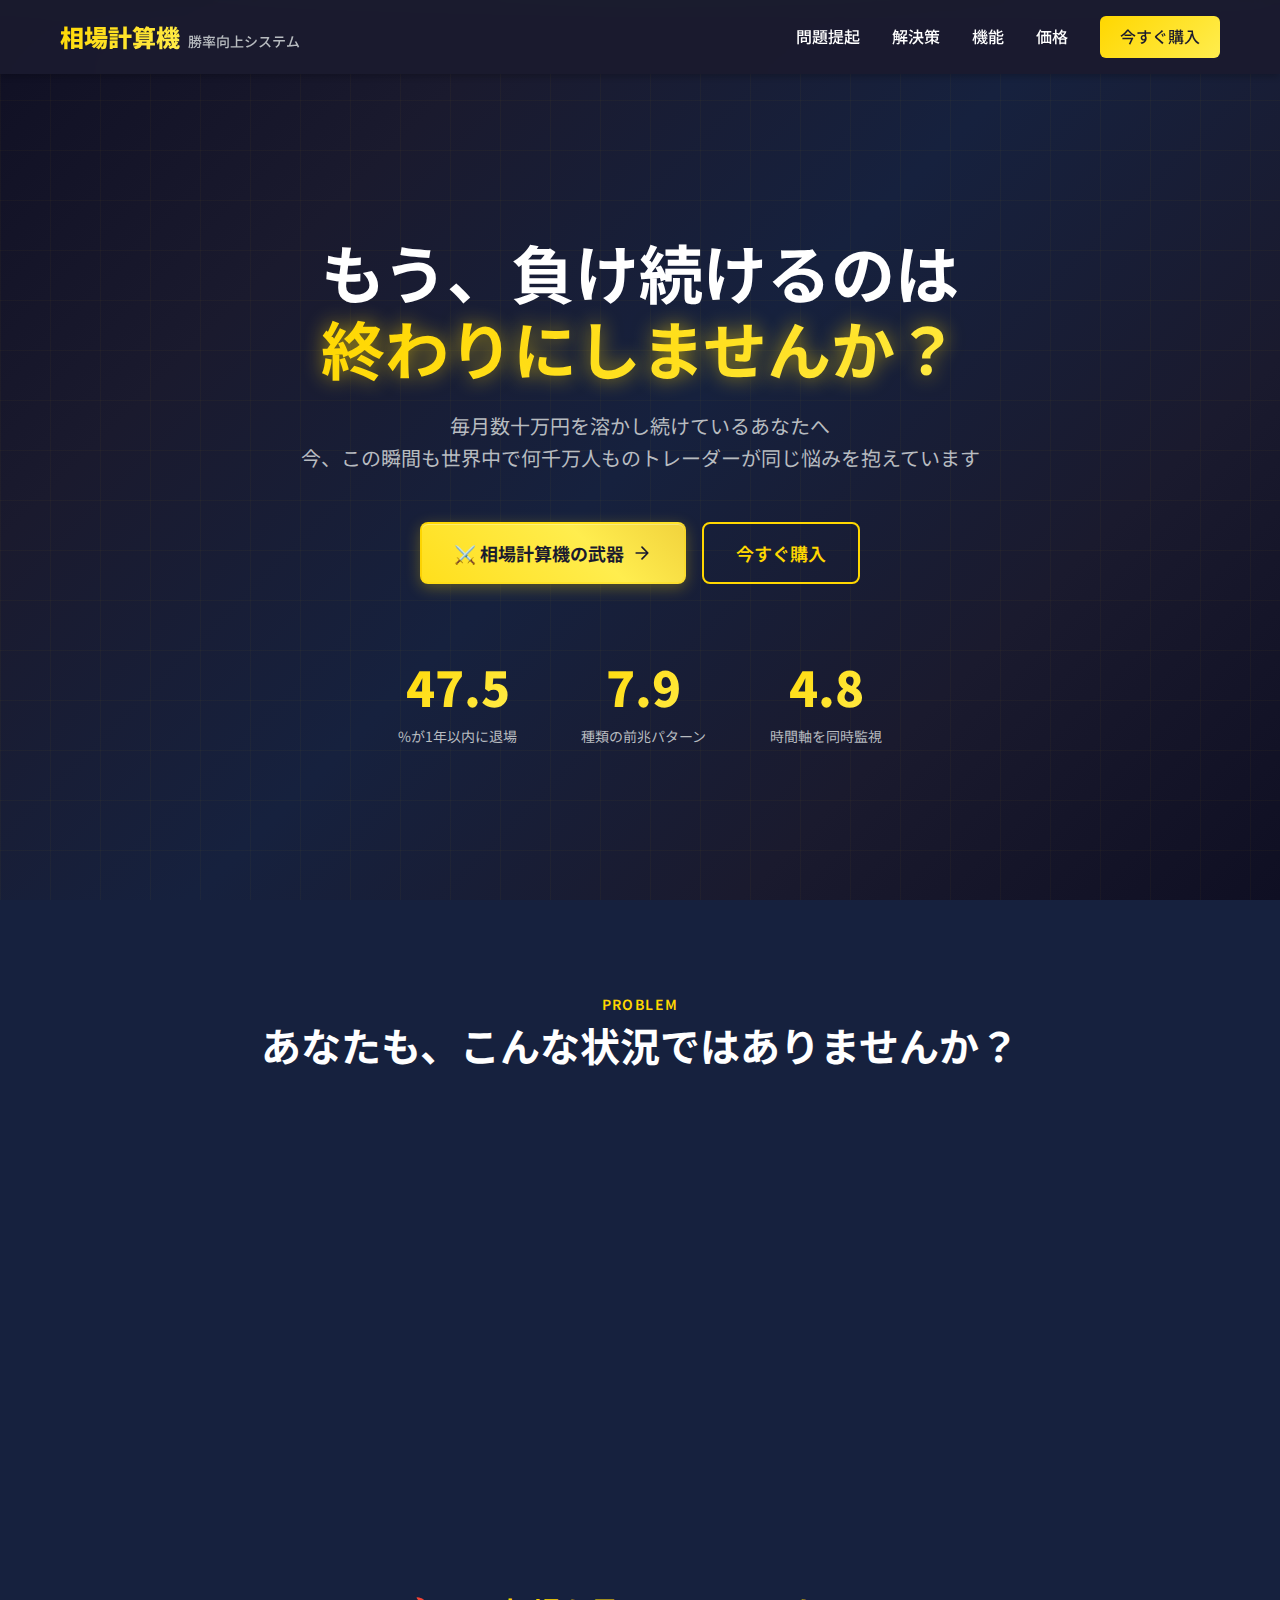
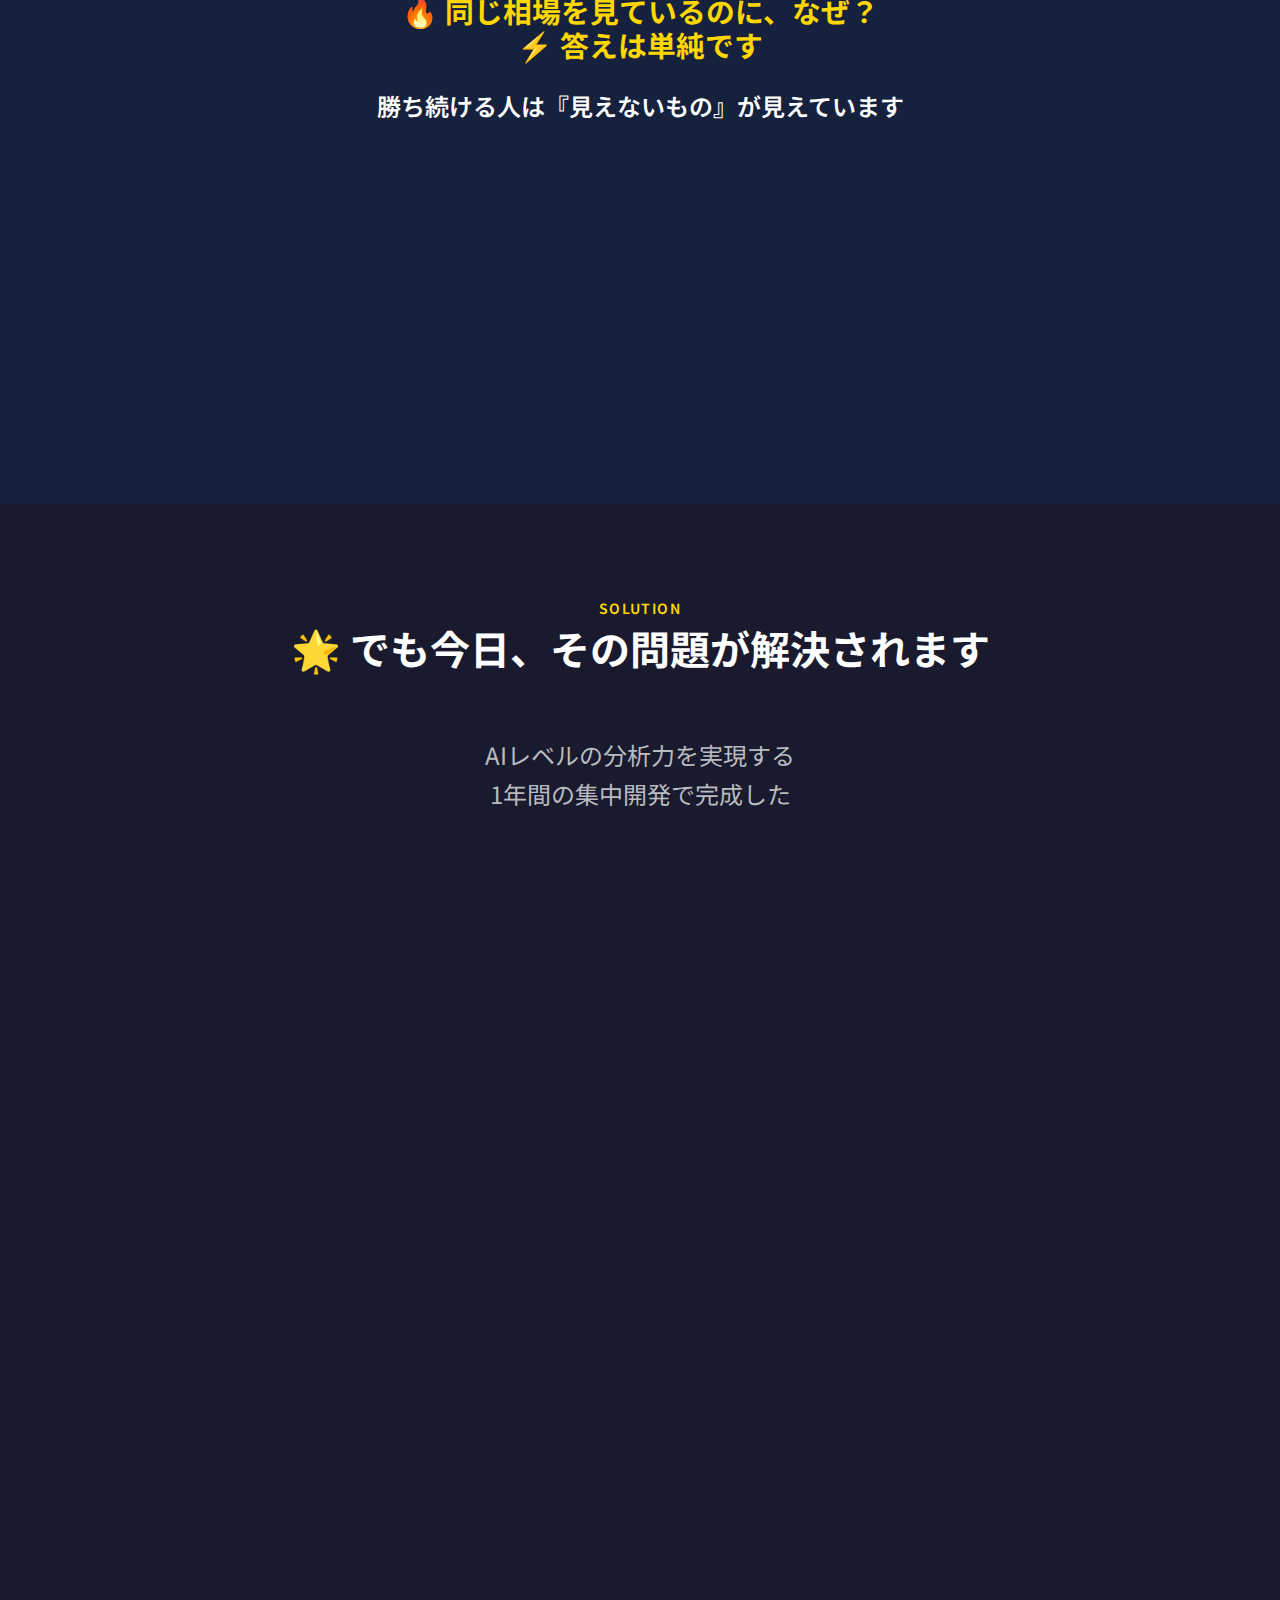
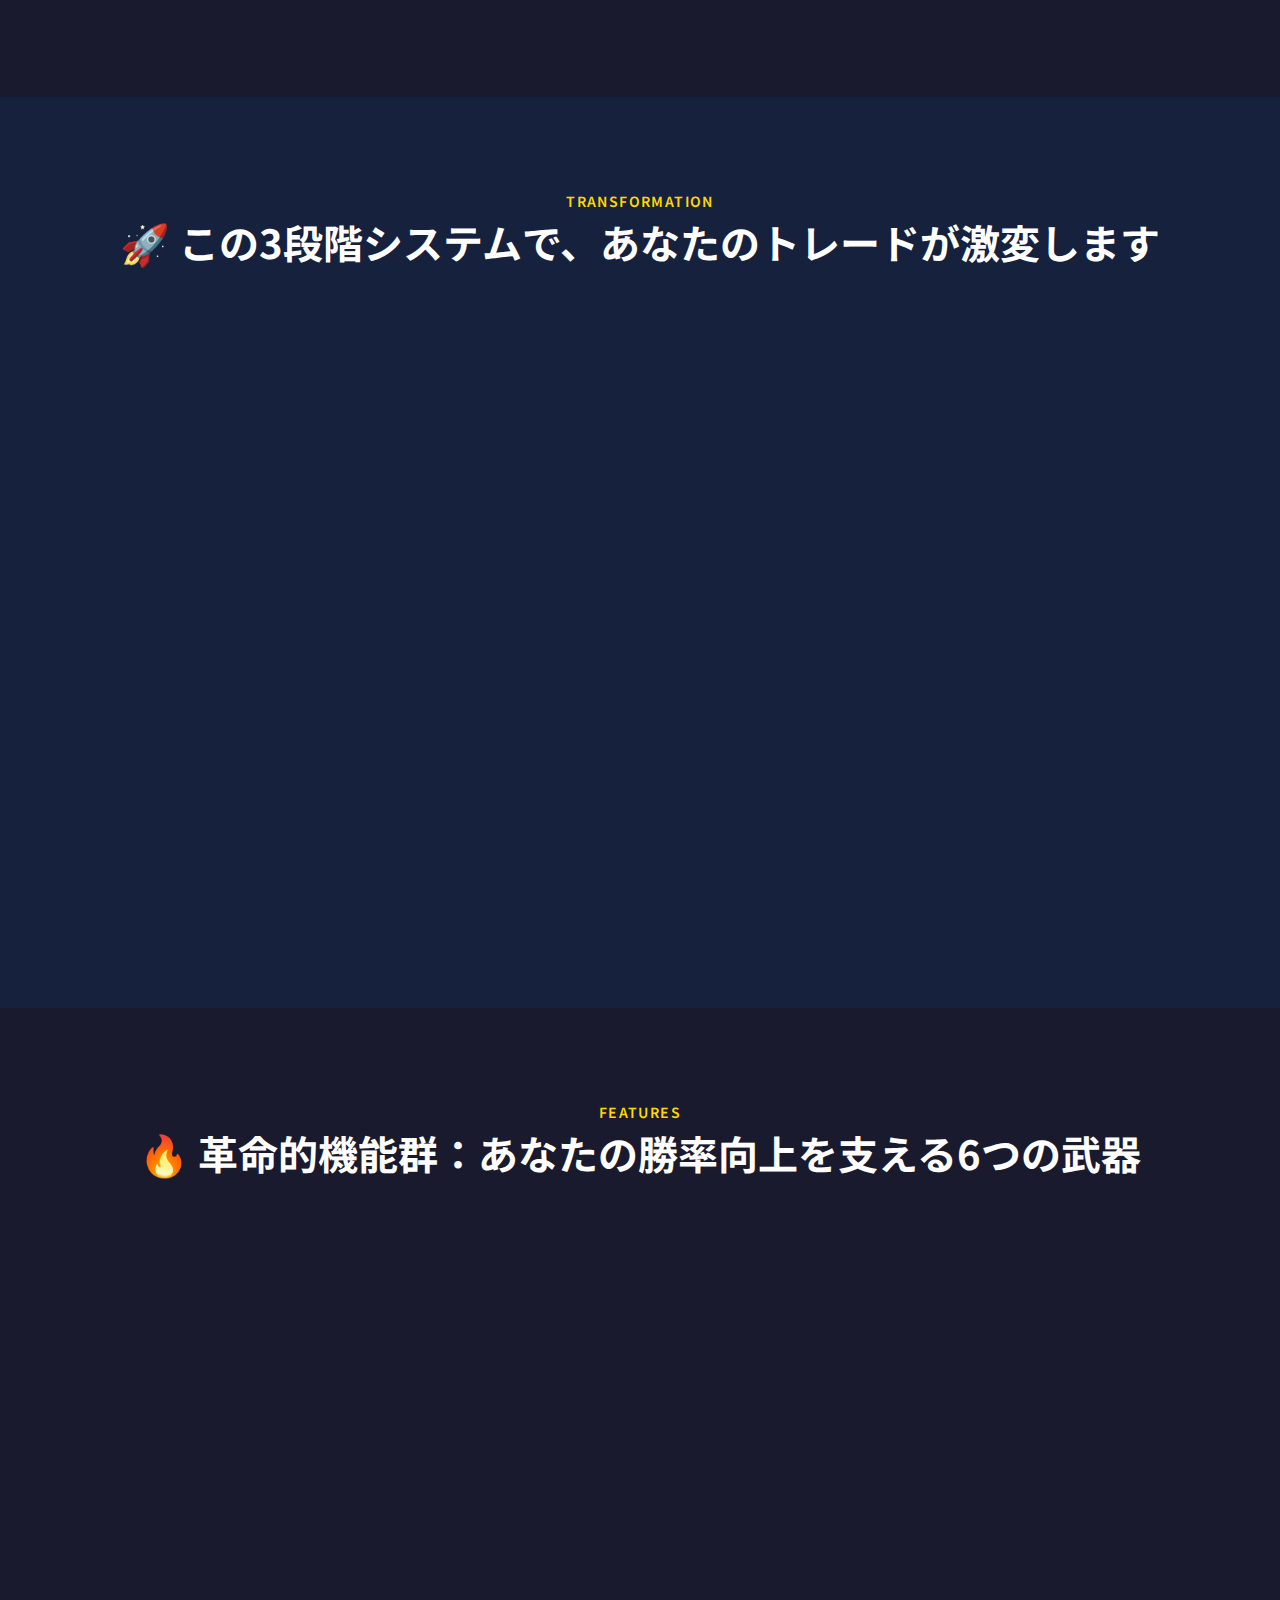
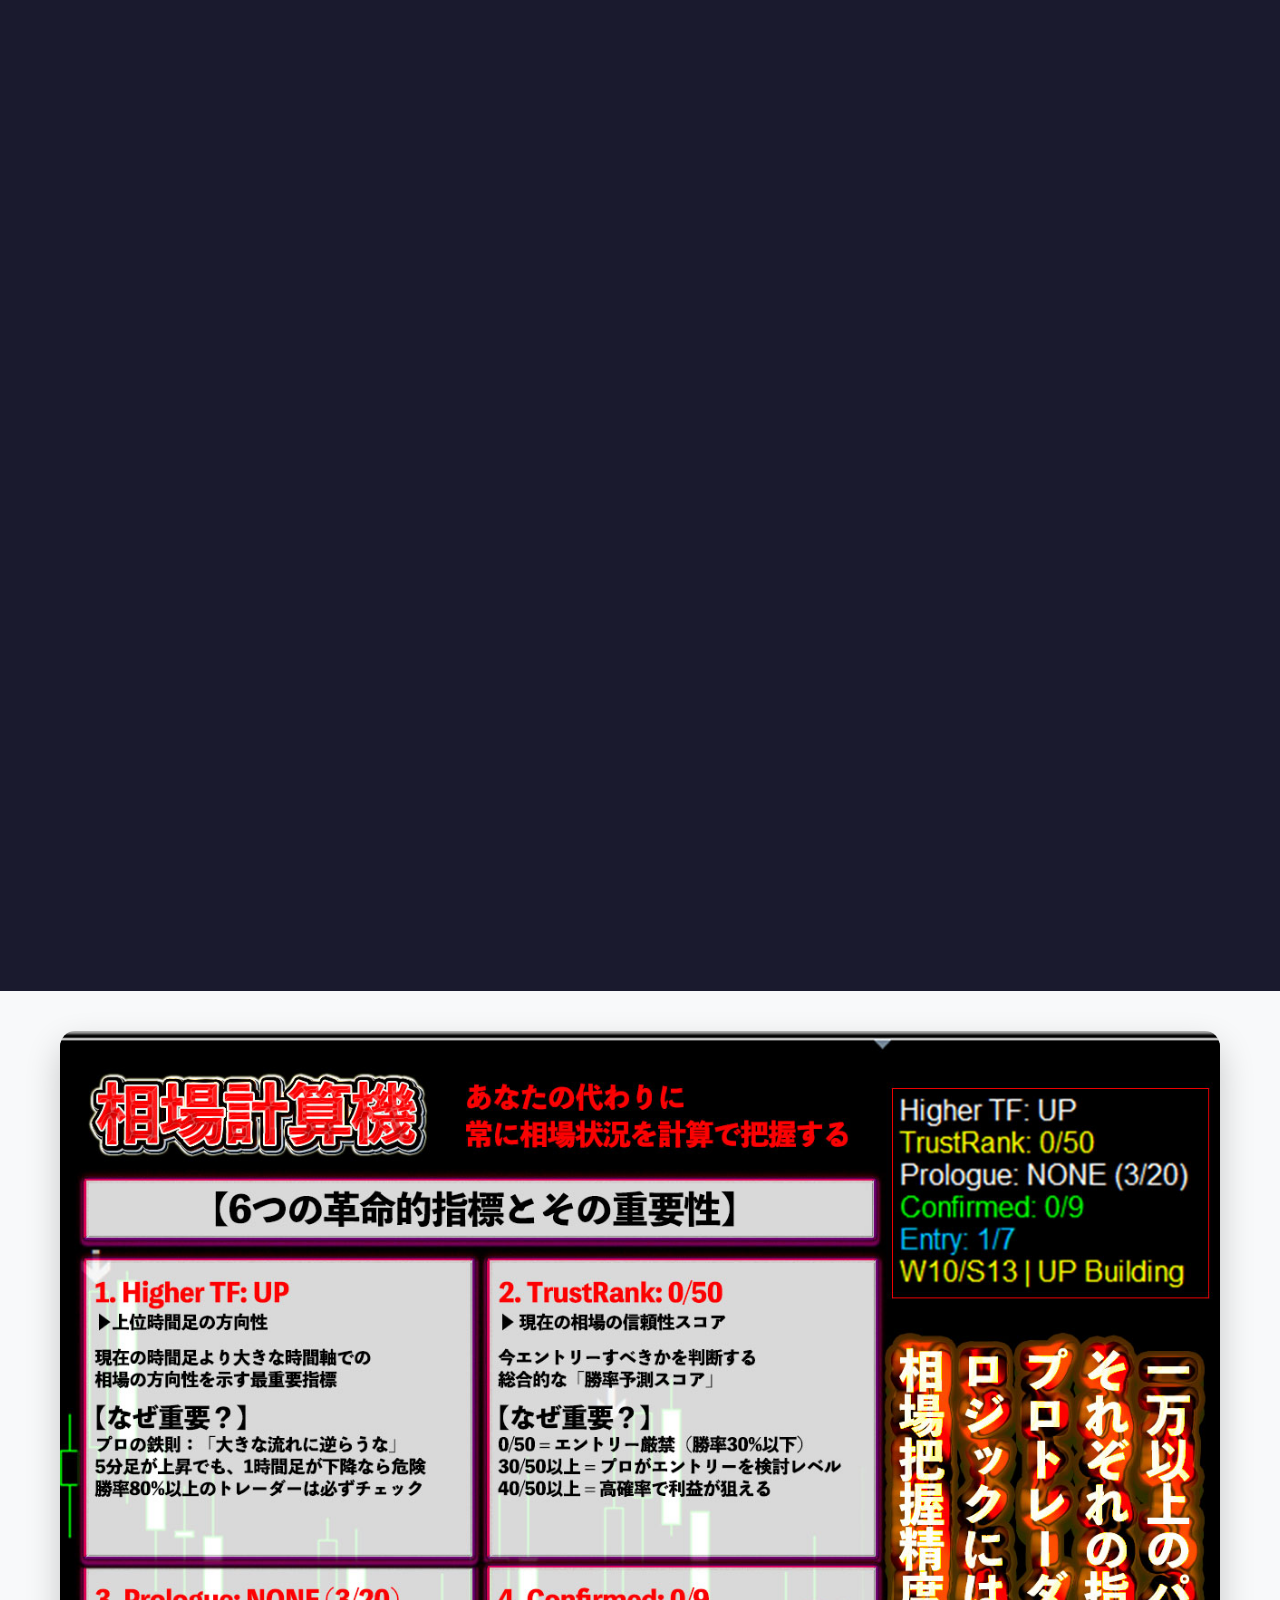
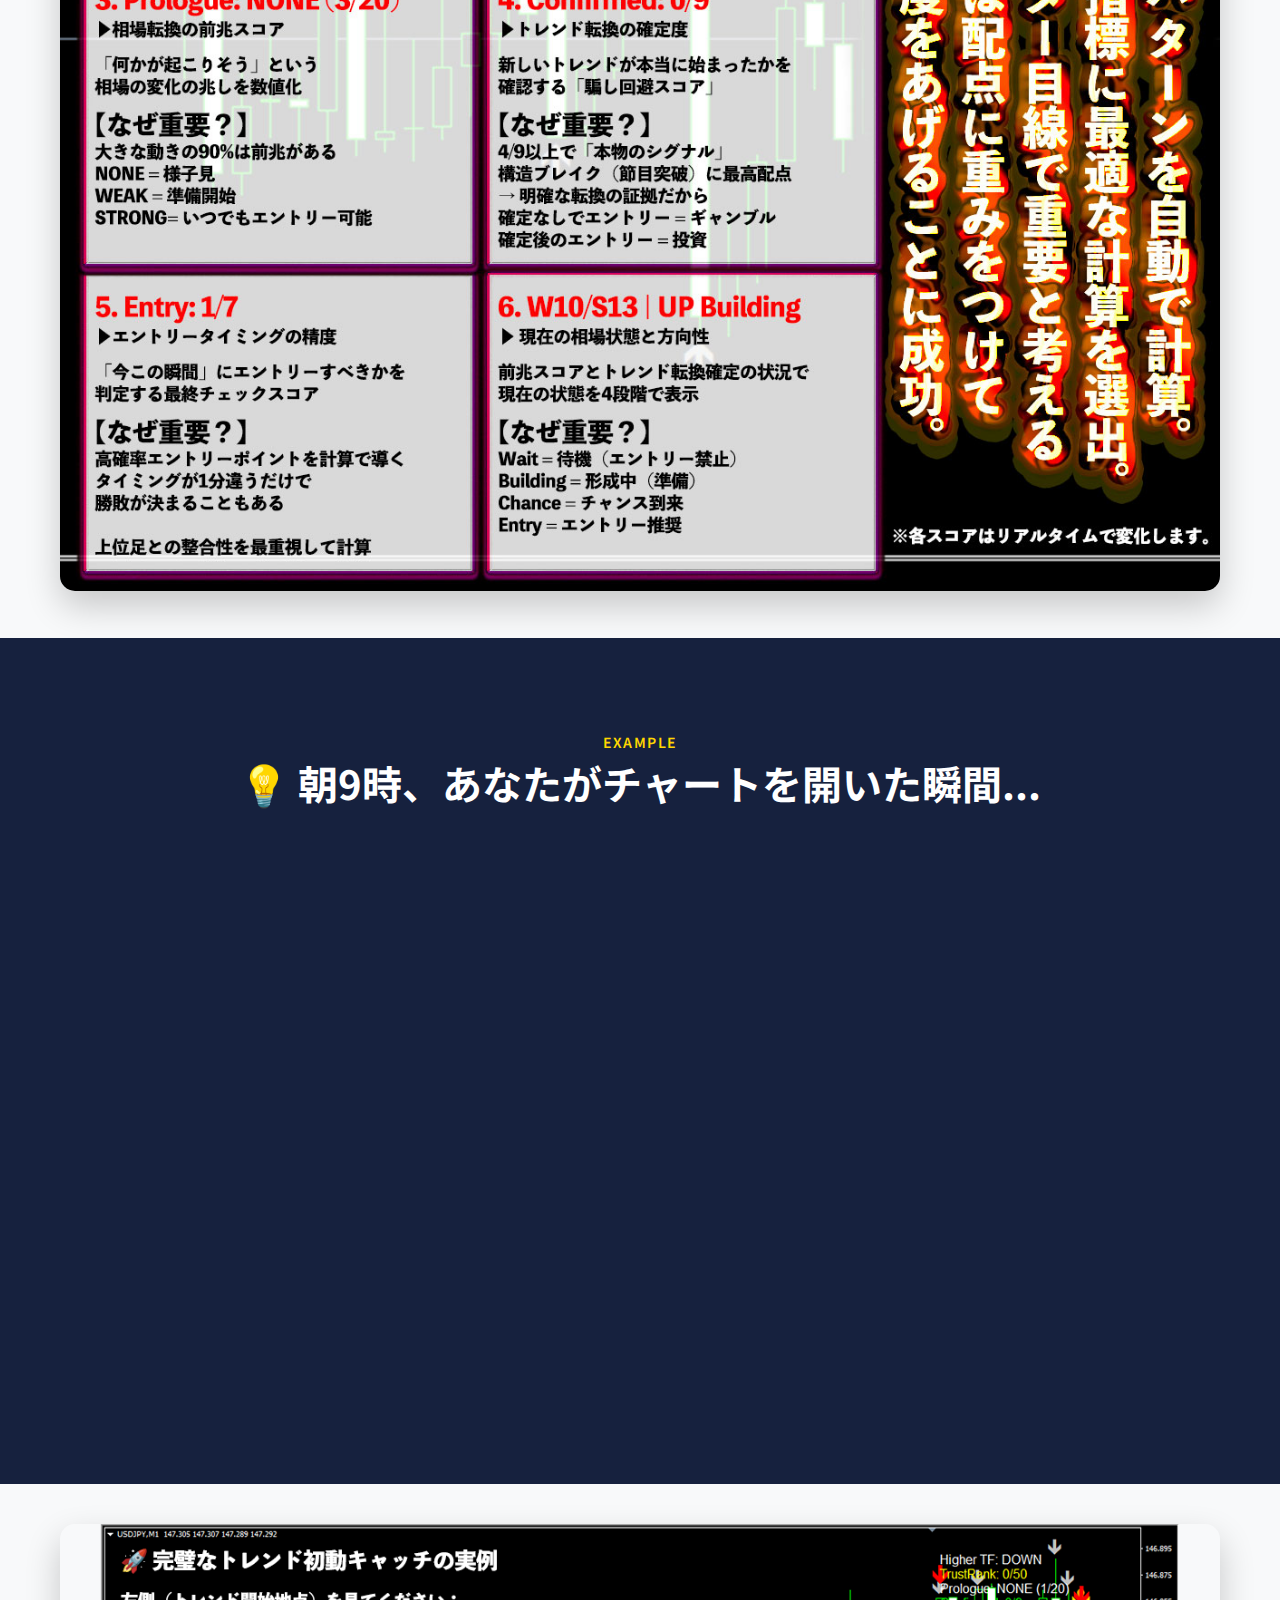
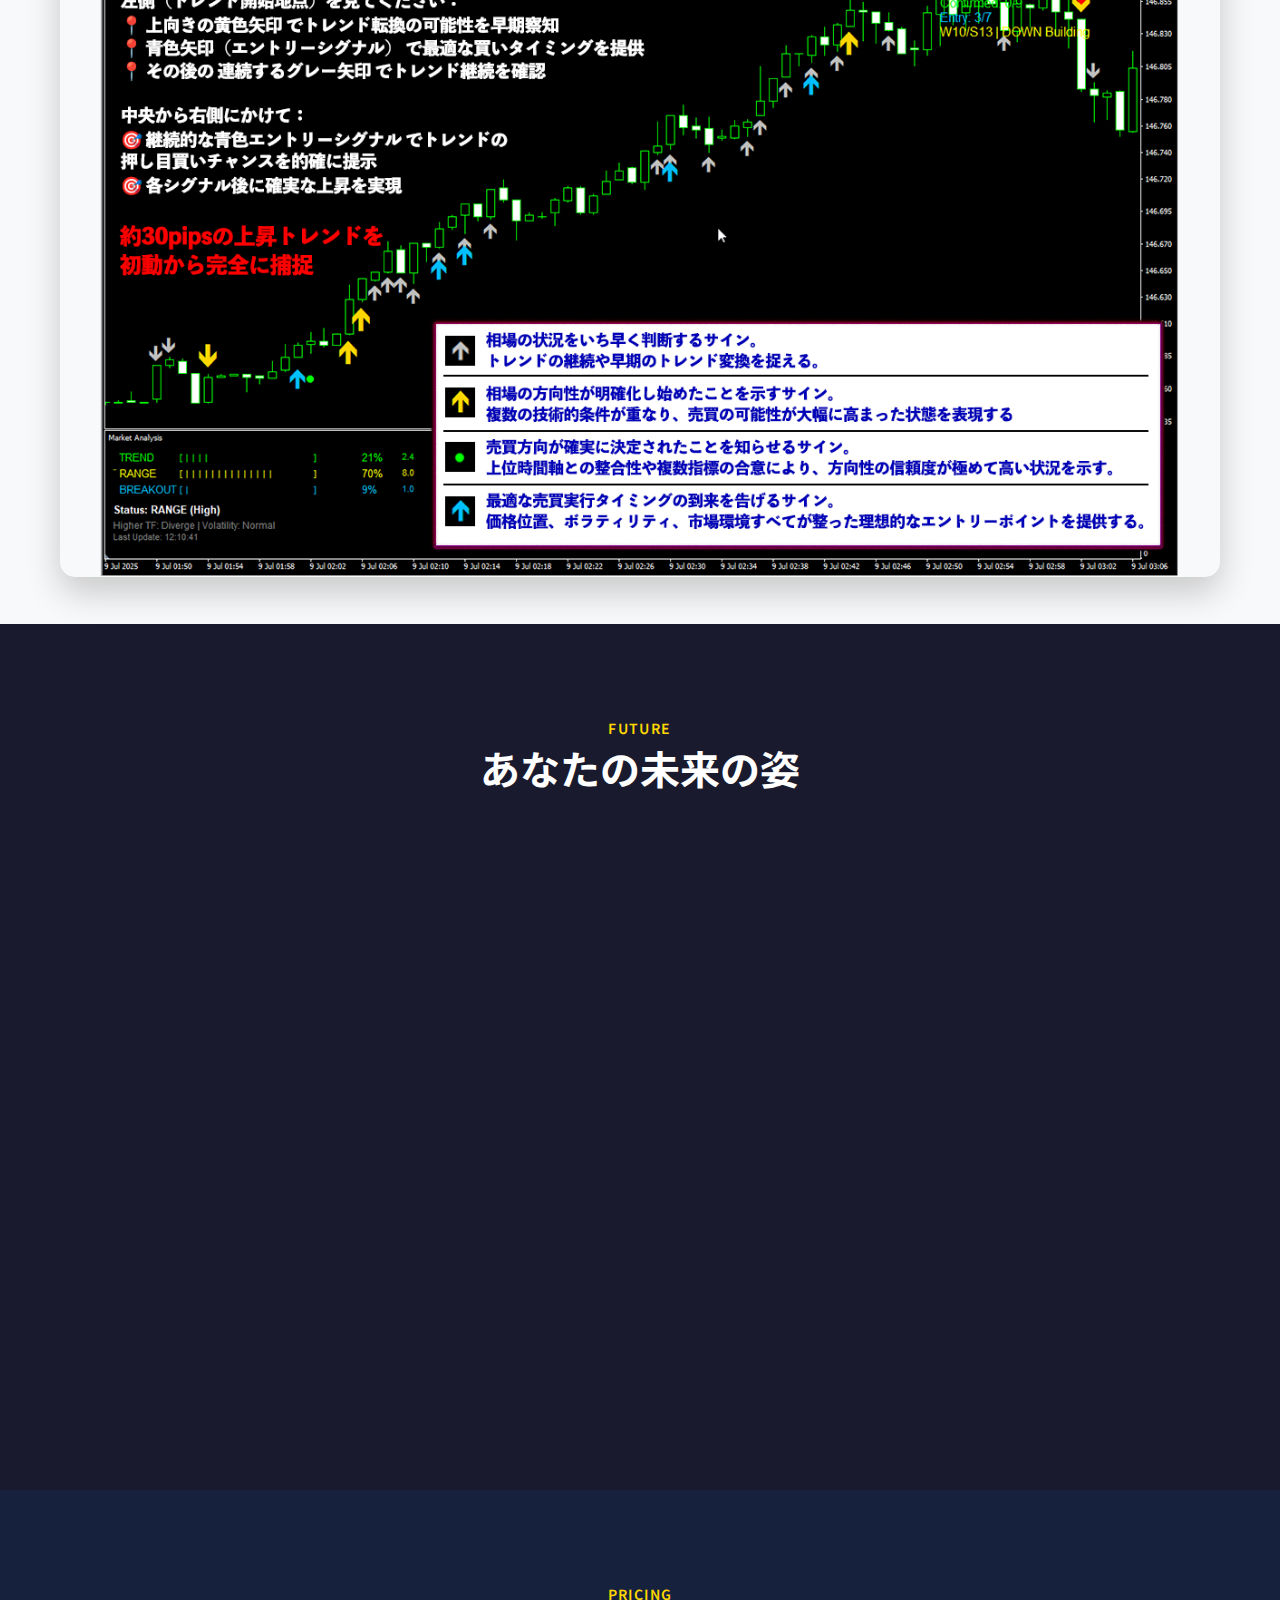
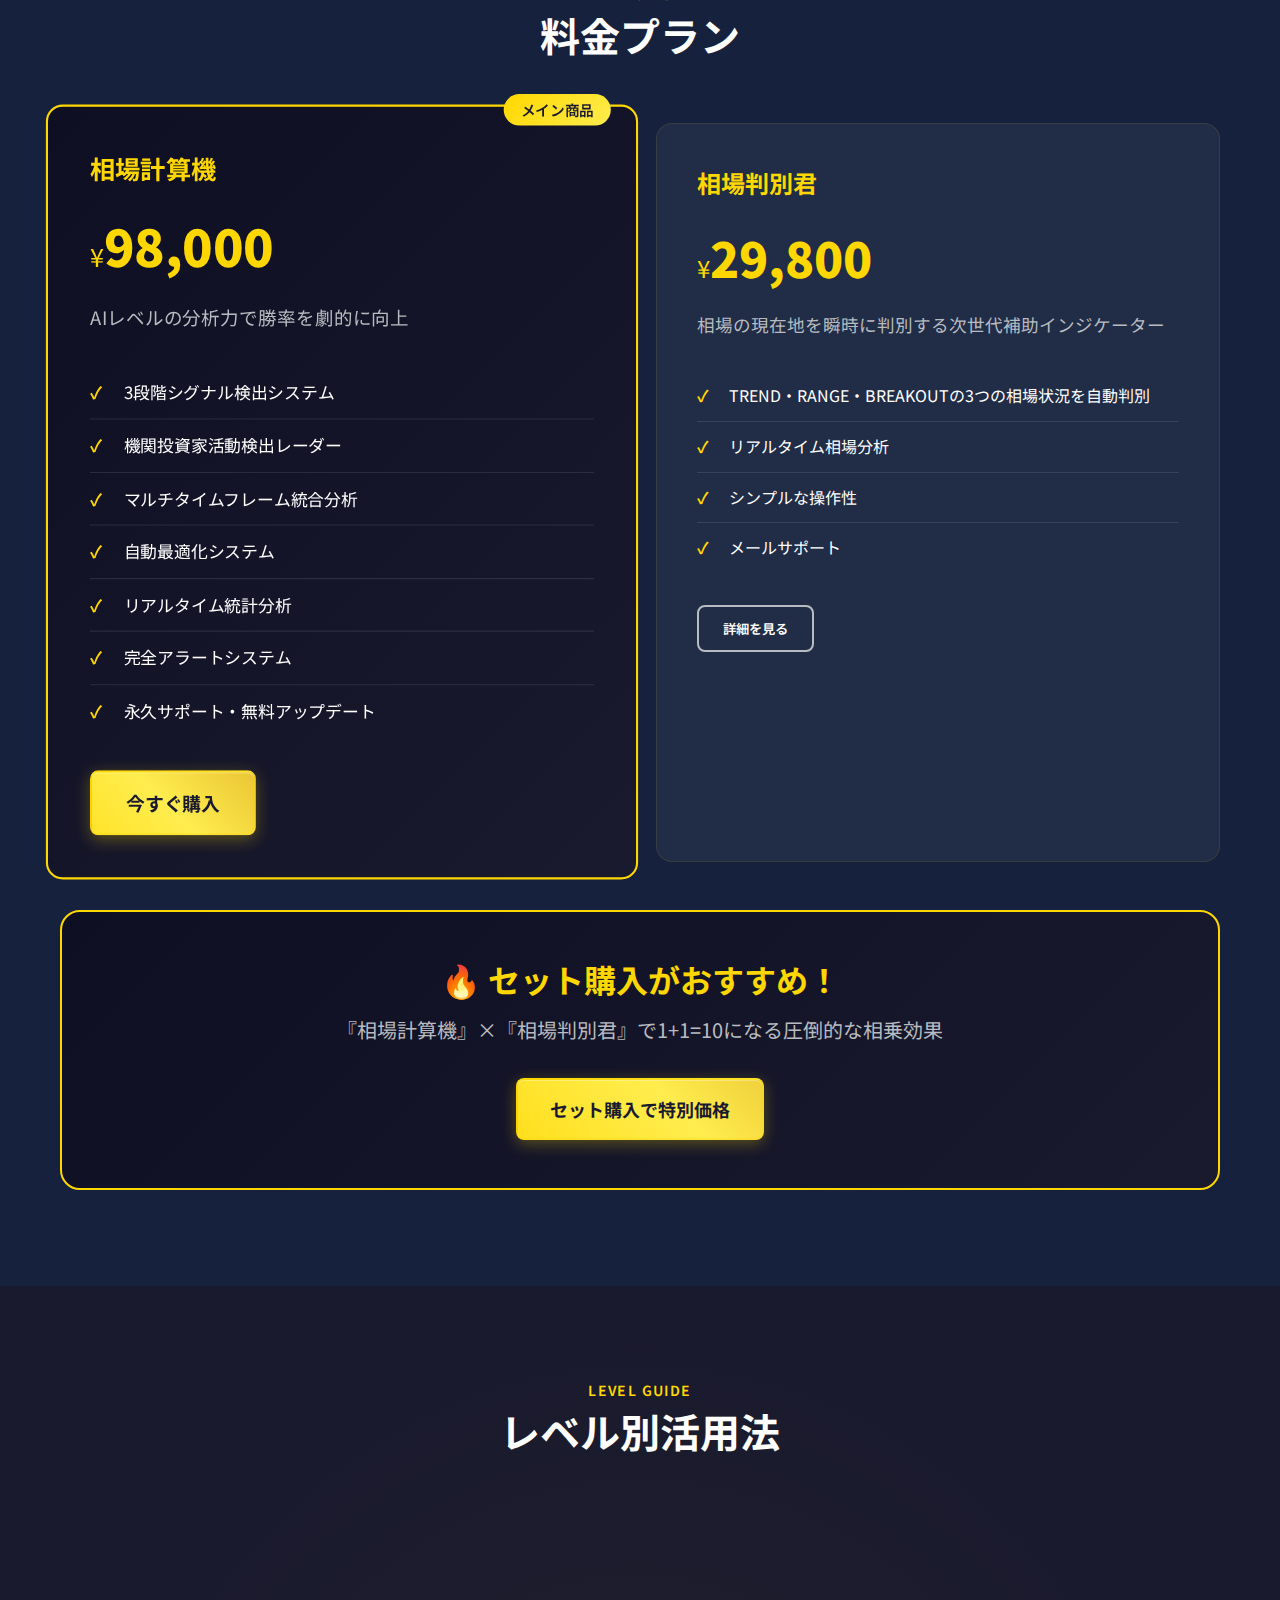
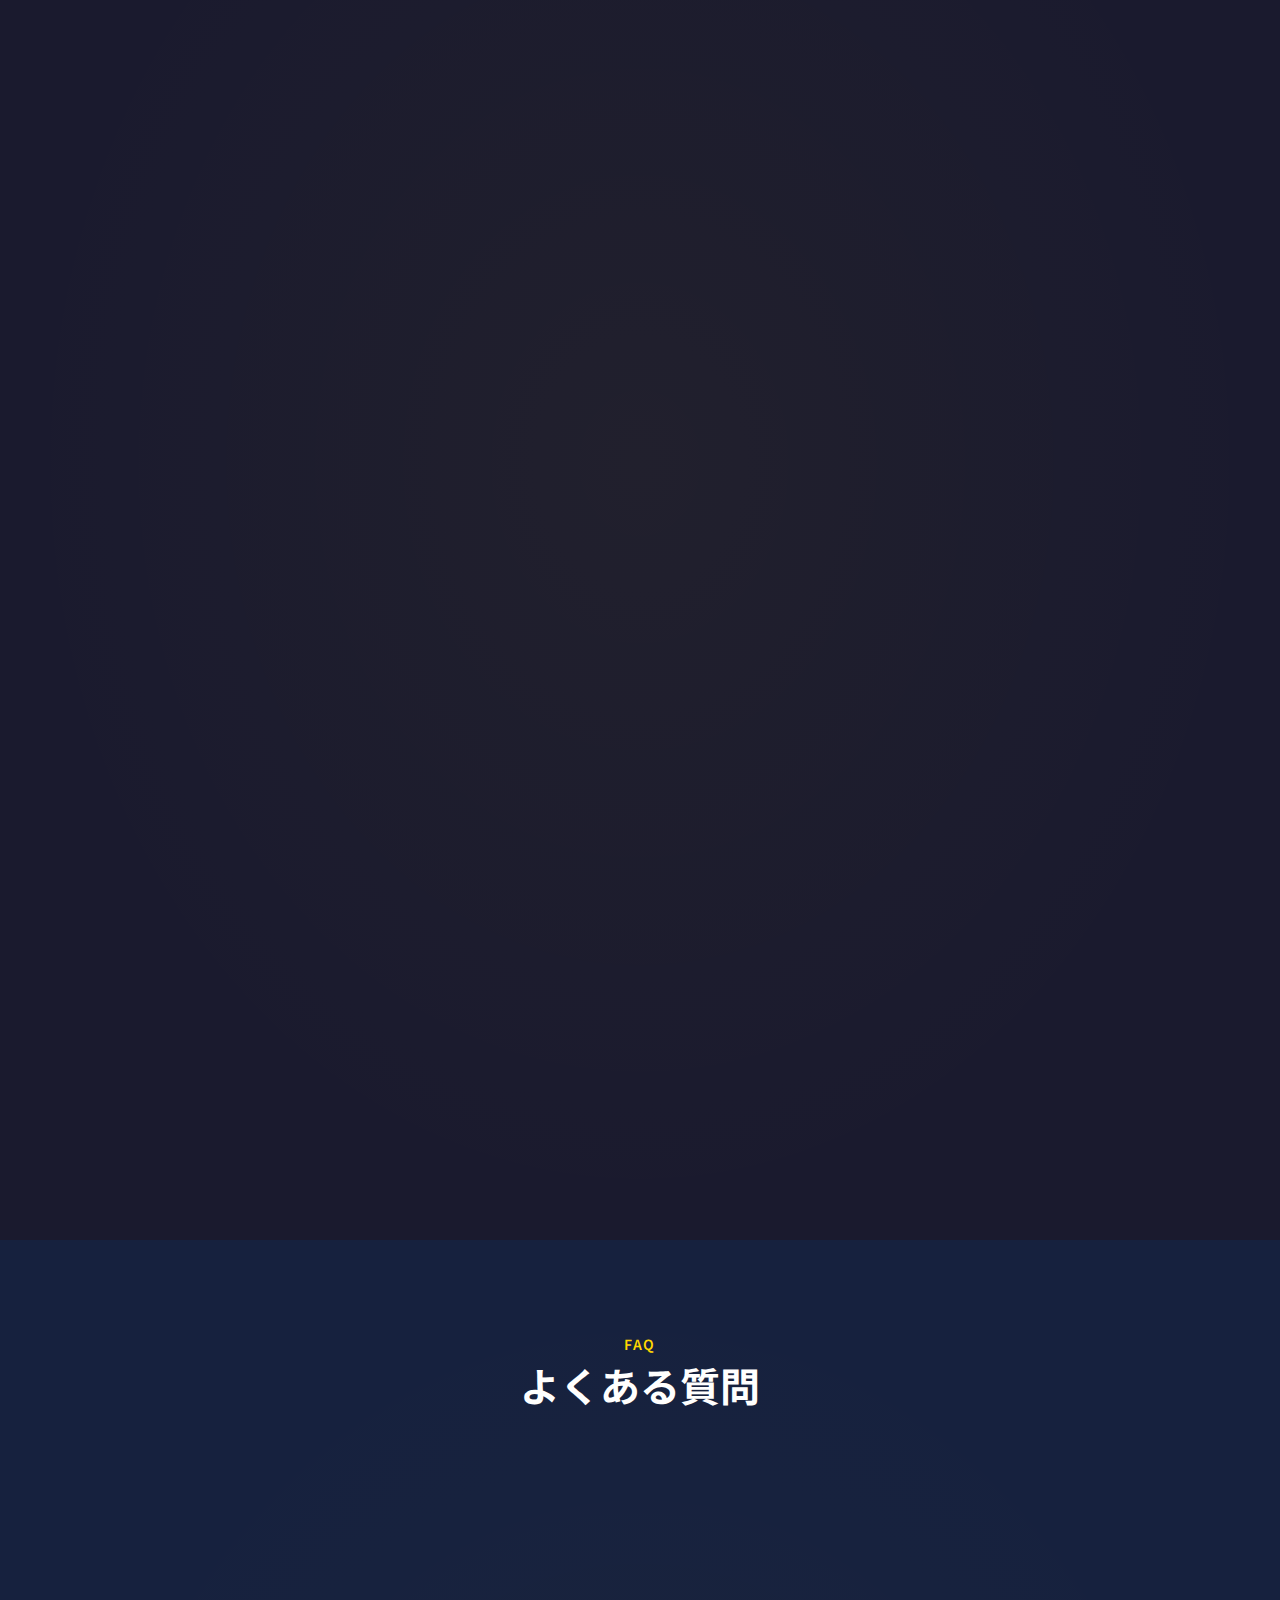
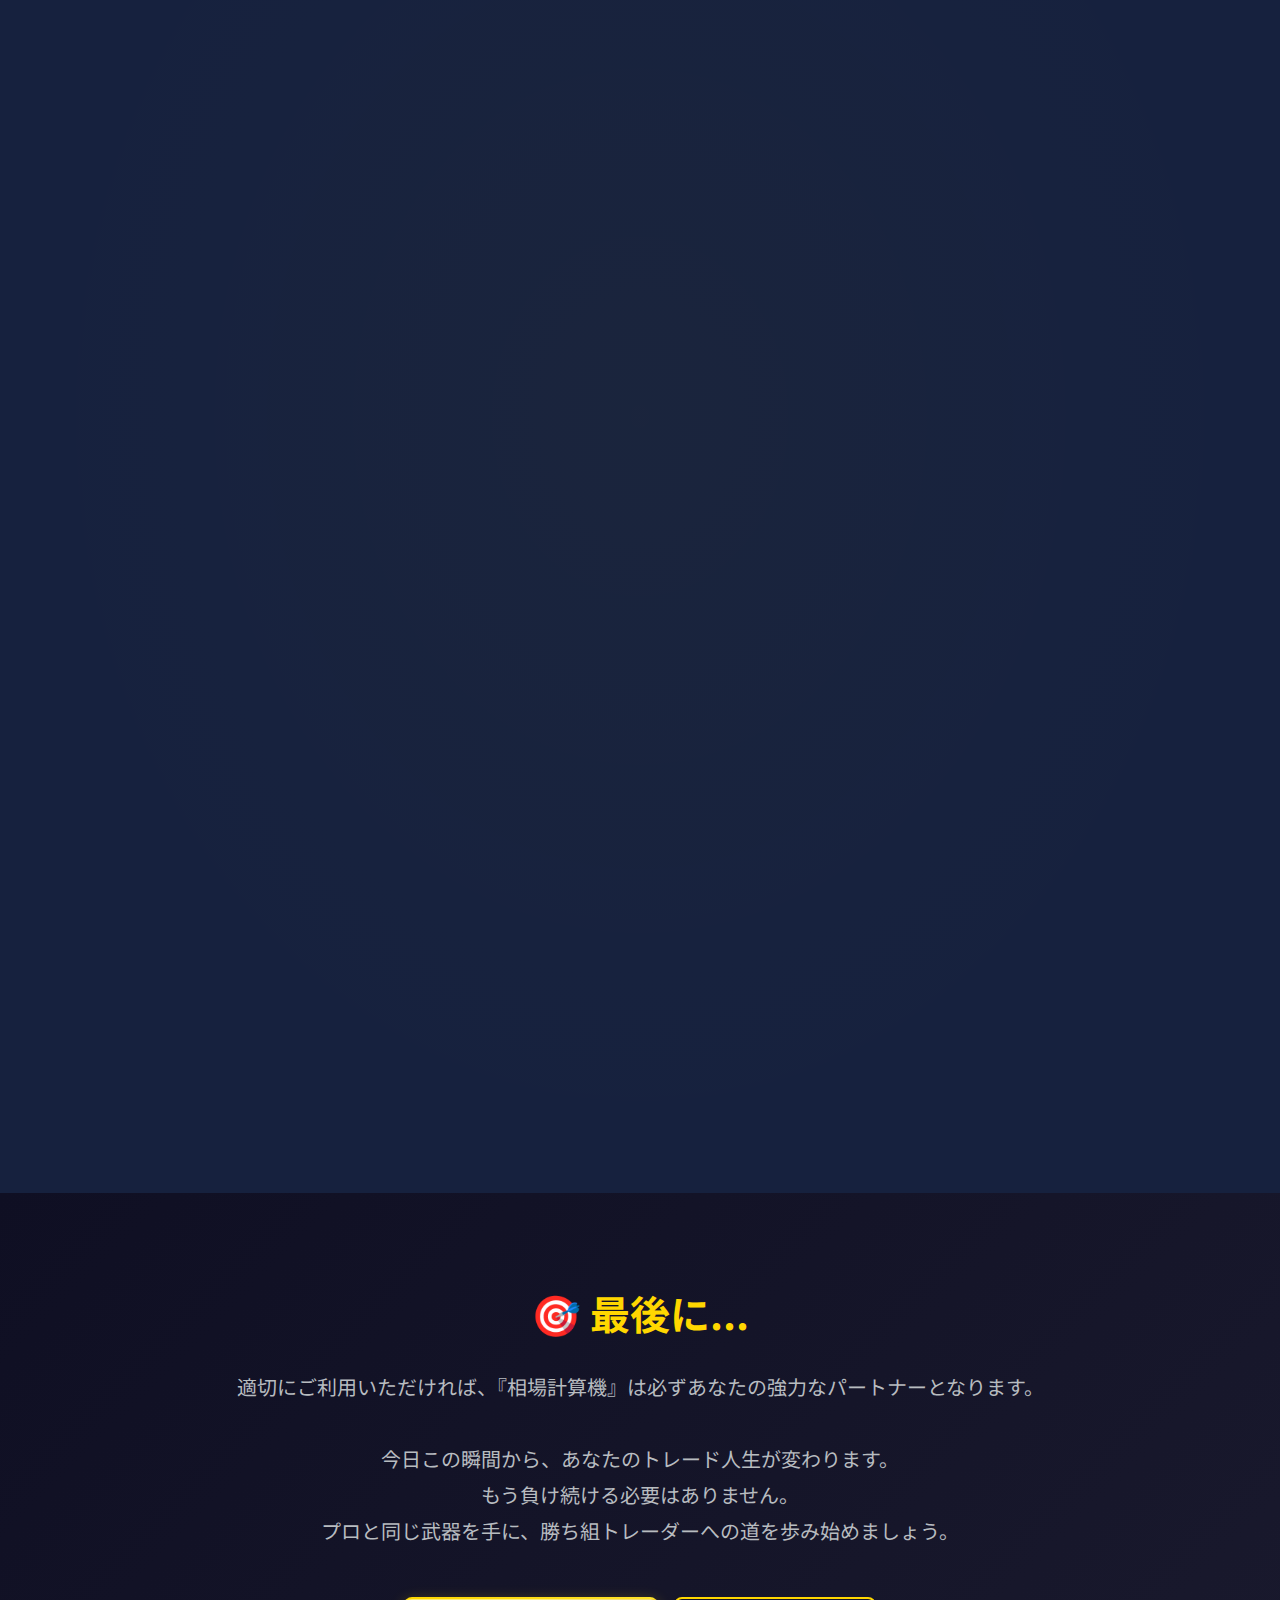
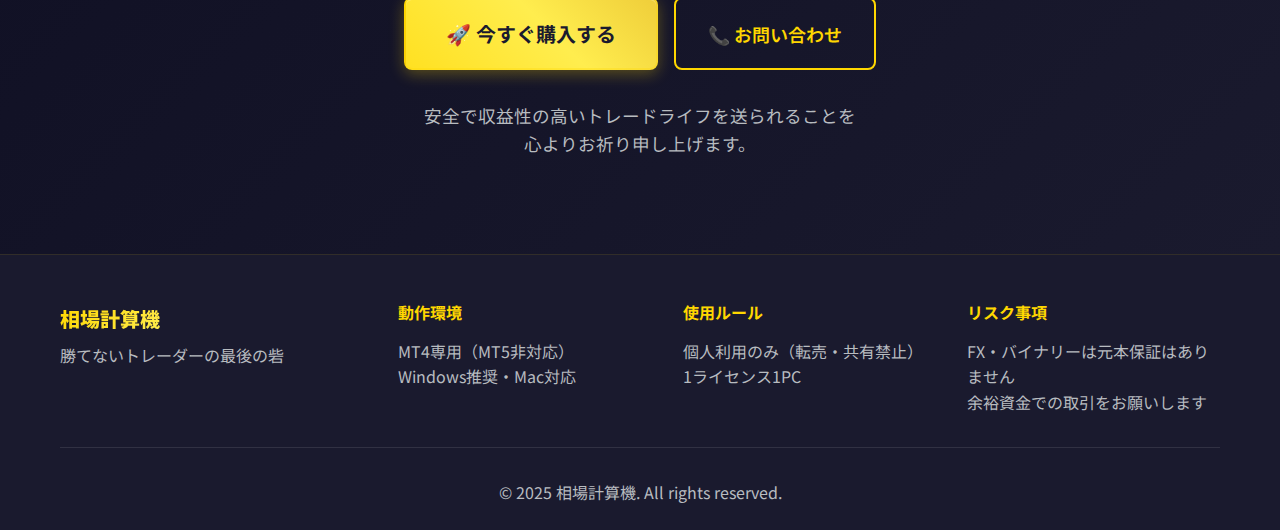
<file: index.html>
<!DOCTYPE html>
<html lang="ja">
<head>
    <meta charset="UTF-8">
    <meta name="viewport" content="width=device-width, initial-scale=1.0">
    <title>相場計算機 - 勝てないトレーダーの最後の砦</title>
    <link rel="stylesheet" href="styles.css">
    <link rel="preconnect" href="https://fonts.googleapis.com">
    <link rel="preconnect" href="https://fonts.gstatic.com" crossorigin>
    <link href="https://fonts.googleapis.com/css2?family=Noto+Sans+JP:wght@300;400;500;700;900&family=Poppins:wght@300;400;600;700;900&display=swap" rel="stylesheet">
</head>
<body>
    <!-- Navigation -->
    <nav class="navbar">
        <div class="container">
            <div class="nav-brand">
                <span class="logo">相場計算機</span>
                <span class="logo-tag">勝率向上システム</span>
            </div>
            <div class="nav-menu">
                <a href="#problem" class="nav-link">問題提起</a>
                <a href="#solution" class="nav-link">解決策</a>
                <a href="#features" class="nav-link">機能</a>
                <a href="#pricing" class="nav-link">価格</a>
                <a href="#order" class="nav-link cta-button">今すぐ購入</a>
            </div>
        </div>
    </nav>

    <!-- Hero Section -->
    <section class="hero">
        <div class="hero-bg">
            <div class="gradient-overlay"></div>
            <div class="animated-particles"></div>
        </div>
        <div class="container hero-content">
            <h1 class="hero-title">
                <span class="title-line">もう、負け続けるのは</span>
                <span class="title-line gradient-text">終わりにしませんか？</span>
            </h1>
            <p class="hero-subtitle">
                毎月数十万円を溶かし続けているあなたへ<br>
                今、この瞬間も世界中で何千万人ものトレーダーが同じ悩みを抱えています
            </p>
            <div class="hero-cta">
                <button class="btn btn-primary btn-large" onclick="document.getElementById('features').scrollIntoView({behavior: 'smooth'})">
                    <span>⚔️ 相場計算機の武器</span>
                    <svg class="btn-arrow" viewBox="0 0 24 24">
                        <path d="M5 12h14M12 5l7 7-7 7"/>
                    </svg>
                </button>
                <button class="btn btn-secondary btn-large" onclick="window.open('purchase.html', '_blank')">今すぐ購入</button>
            </div>
            <div class="hero-stats">
                <div class="stat-item">
                    <div class="stat-number" data-count="90">0</div>
                    <div class="stat-label">%が1年以内に退場</div>
                </div>
                <div class="stat-item">
                    <div class="stat-number" data-count="15">0</div>
                    <div class="stat-label">種類の前兆パターン</div>
                </div>
                <div class="stat-item">
                    <div class="stat-number" data-count="9">0</div>
                    <div class="stat-label">時間軸を同時監視</div>
                </div>
            </div>
        </div>
    </section>

    <!-- Problem Section -->
    <section id="problem" class="problem-section">
        <div class="container">
            <h2 class="section-title">
                <span class="subtitle">PROBLEM</span>
                <span class="title">あなたも、こんな状況ではありませんか？</span>
            </h2>
            <div class="problem-grid">
                <div class="problem-card">
                    <div class="problem-icon">❌</div>
                    <h3>「また負けた...」と画面を見つめている</h3>
                </div>
                <div class="problem-card">
                    <div class="problem-icon">❌</div>
                    <h3>「なぜエントリーした瞬間に逆行するんだ...」と頭を抱えている</h3>
                </div>
                <div class="problem-card">
                    <div class="problem-icon">❌</div>
                    <h3>「もう資金が底をつく...」と絶望している</h3>
                </div>
                <div class="problem-card">
                    <div class="problem-icon">❌</div>
                    <h3>根拠のない感覚エントリーを続けている</h3>
                </div>
            </div>
            
            <div class="revelation">
                <h3 class="revelation-title">
                    🔥 同じ相場を見ているのに、なぜ？<br>
                    ⚡ 答えは単純です
                </h3>
                <p class="revelation-text">
                    勝ち続ける人は『見えないもの』が見えています
                </p>
                
                <div class="visible-items">
                    <div class="visible-item">
                        <div class="visible-number">1</div>
                        <div class="visible-content">
                            <span class="visible-icon">📊</span>
                            <span class="visible-text">相場の「前兆」が見える</span>
                        </div>
                    </div>
                    <div class="visible-item">
                        <div class="visible-number">2</div>
                        <div class="visible-content">
                            <span class="visible-icon">🎯</span>
                            <span class="visible-text">最適な「エントリータイミング」が分かる</span>
                        </div>
                    </div>
                    <div class="visible-item">
                        <div class="visible-number">3</div>
                        <div class="visible-content">
                            <span class="visible-icon">🛡️</span>
                            <span class="visible-text">「騙しシグナル」を事前に回避できる</span>
                        </div>
                    </div>
                    <div class="visible-item">
                        <div class="visible-number">4</div>
                        <div class="visible-content">
                            <span class="visible-icon">🧠</span>
                            <span class="visible-text">「機関投資家の動き」を察知できる</span>
                        </div>
                    </div>
                </div>
            </div>
        </div>
    </section>

    <!-- Solution Section -->
    <section id="solution" class="solution-section">
        <div class="container">
            <div class="solution-content">
                <h2 class="section-title">
                    <span class="subtitle">SOLUTION</span>
                    <span class="title">🌟 でも今日、その問題が解決されます</span>
                </h2>
                <p class="solution-lead">
                    AIレベルの分析力を実現する<br>
                    1年間の集中開発で完成した
                </p>
                
                <div class="product-showcase">
                    <h1 class="product-title">
                        『相場計算機』<br>
                        <span class="product-subtitle">〜 勝てないトレーダーの最後の砦 〜</span>
                    </h1>
                    
                    <div class="ai-reasons">
                        <h3>なぜAIレベルの分析力が必要なのか？</h3>
                        <div class="reason-grid">
                            <div class="reason-item">
                                <div class="reason-icon">🧠</div>
                                <h4>膨大なデータ量</h4>
                                <p>過去20年分の全通貨ペア・全時間軸データを統合分析</p>
                            </div>
                            <div class="reason-item">
                                <div class="reason-icon">⚡</div>
                                <h4>超高速計算</h4>
                                <p>1秒間に数万パターンの相場シナリオを同時処理</p>
                            </div>
                            <div class="reason-item">
                                <div class="reason-icon">🎯</div>
                                <h4>完全客観判断</h4>
                                <p>恐怖や欲望に左右されない冷静な分析アルゴリズム</p>
                            </div>
                        </div>
                    </div>
                    
                    <div class="value-proposition">
                        <p>💎 これは、ただのインジケーターではありません<br>
                        あなたの運命を変える『AI級相場分析システム』です</p>
                    </div>
                </div>
            </div>
        </div>
    </section>

    <!-- Before/After Section -->
    <section class="before-after-section">
        <div class="container">
            <h2 class="section-title">
                <span class="subtitle">TRANSFORMATION</span>
                <span class="title">🚀 この3段階システムで、あなたのトレードが激変します</span>
            </h2>
            
            <div class="comparison-grid">
                <div class="comparison-item">
                    <h4>📊 エントリータイミング</h4>
                    <div class="comparison-content">
                        <div class="before">
                            <span class="label">Before</span>
                            <span class="text">❌ 感覚頼み</span>
                        </div>
                        <div class="after">
                            <span class="label">After</span>
                            <span class="text">✅ 科学的根拠に基づく確信</span>
                        </div>
                    </div>
                </div>
                
                <div class="comparison-item">
                    <h4>🎯 勝率</h4>
                    <div class="comparison-content">
                        <div class="before">
                            <span class="label">Before</span>
                            <span class="text">❌ 30-40%</span>
                        </div>
                        <div class="after">
                            <span class="label">After</span>
                            <span class="text">✅ 大幅な向上が期待</span>
                        </div>
                    </div>
                </div>
                
                <div class="comparison-item">
                    <h4>😰 精神状態</h4>
                    <div class="comparison-content">
                        <div class="before">
                            <span class="label">Before</span>
                            <span class="text">❌ 不安と恐怖</span>
                        </div>
                        <div class="after">
                            <span class="label">After</span>
                            <span class="text">✅ 冷静で確信に満ちた判断</span>
                        </div>
                    </div>
                </div>
                
                <div class="comparison-item">
                    <h4>⏰ 時間効率</h4>
                    <div class="comparison-content">
                        <div class="before">
                            <span class="label">Before</span>
                            <span class="text">❌ 何時間も悩む</span>
                        </div>
                        <div class="after">
                            <span class="label">After</span>
                            <span class="text">✅ 画面を見るだけで即判断</span>
                        </div>
                    </div>
                </div>
                
                <div class="comparison-item">
                    <h4>💰 資金効率</h4>
                    <div class="comparison-content">
                        <div class="before">
                            <span class="label">Before</span>
                            <span class="text">❌ 無駄な損失</span>
                        </div>
                        <div class="after">
                            <span class="label">After</span>
                            <span class="text">✅ 計算された勝負のみ</span>
                        </div>
                    </div>
                </div>
            </div>
        </div>
    </section>

    <!-- Features Section -->
    <section id="features" class="features">
        <div class="container">
            <h2 class="section-title">
                <span class="subtitle">FEATURES</span>
                <span class="title">🔥 革命的機能群：あなたの勝率向上を支える6つの武器</span>
            </h2>
            
            <div class="weapons-grid">
                <div class="weapon-card main-weapon">
                    <div class="weapon-number">武器1</div>
                    <h3>3段階シグナル検出システム</h3>
                    <div class="signal-types">
                        <div class="signal-type">
                            <span class="signal-icon">🎯</span>
                            <div class="signal-content">
                                <h4>前兆シグナル（Prologue）</h4>
                                <p>独自アルゴリズムによる15種類の前兆パターン検出<br>
                                Weak/Strongの2段階 + 信頼度数値表示</p>
                            </div>
                        </div>
                        <div class="signal-type">
                            <span class="signal-icon">✅</span>
                            <div class="signal-content">
                                <h4>確定シグナル（Confirmed）</h4>
                                <p>7つの厳格条件をすべてクリア<br>
                                騙しシグナルの大幅削減</p>
                            </div>
                        </div>
                        <div class="signal-type">
                            <span class="signal-icon">🚀</span>
                            <div class="signal-content">
                                <h4>エントリーシグナル（Entry）</h4>
                                <p>最適タイミング算出アルゴリズム<br>
                                ピンポイントでの勝率向上</p>
                            </div>
                        </div>
                    </div>
                </div>
                
                <div class="weapon-card">
                    <div class="weapon-number">武器2</div>
                    <h3>機関投資家活動検出レーダー</h3>
                    <ul>
                        <li>大口取引パターンの自動識別</li>
                        <li>機関投資家の手口をリアルタイム分析</li>
                        <li>個人では気づけない資金の流れを可視化</li>
                    </ul>
                </div>
                
                <div class="weapon-card">
                    <div class="weapon-number">武器3</div>
                    <h3>マルチタイムフレーム統合分析エンジン</h3>
                    <ul>
                        <li>M1からMNまで全9時間軸を同時監視</li>
                        <li>上位足と下位足の矛盾を自動検出</li>
                        <li>推奨時間軸選択を自動提案</li>
                    </ul>
                </div>
                
                <div class="weapon-card">
                    <div class="weapon-number">武器4</div>
                    <h3>自動最適化システム</h3>
                    <ul>
                        <li>ボラティリティ変化を瞬時に検知</li>
                        <li>市場参加者の行動変化を自動学習</li>
                        <li>タイムアウト管理で無駄なエントリーを防止</li>
                    </ul>
                </div>
                
                <div class="weapon-card">
                    <div class="weapon-number">武器5</div>
                    <h3>リアルタイム統計分析システム</h3>
                    <ul>
                        <li>勝率・収益率をリアルタイム計算</li>
                        <li>シグナル別成績の詳細分析</li>
                        <li>改善ポイントの自動提案</li>
                    </ul>
                </div>
                
                <div class="weapon-card">
                    <div class="weapon-number">武器6</div>
                    <h3>完全アラートシステム</h3>
                    <ul>
                        <li>ポップアップ通知</li>
                        <li>サウンド通知</li>
                        <li>メール通知</li>
                        <li>プッシュ通知</li>
                    </ul>
                </div>
            </div>
        </div>
    </section>
    
    <!-- Features Image Section -->
    <section style="background: #f8f9fa; padding: 40px 0;">
        <div class="container">
            <div style="text-align: center;" class="fade-in">
                <img src="image/2.jpg" alt="相場計算機システム画面" style="max-width: 100%; height: auto; border-radius: 15px; box-shadow: 0 15px 35px rgba(0,0,0,0.2);">
            </div>
        </div>
    </section>

    <!-- Usage Example Section -->
    <section class="usage-example">
        <div class="container">
            <h2 class="section-title">
                <span class="subtitle">EXAMPLE</span>
                <span class="title">💡 朝9時、あなたがチャートを開いた瞬間...</span>
            </h2>
            
            <div class="usage-steps">
                <div class="step">
                    <div class="step-number">STEP 1</div>
                    <h3>状況分析</h3>
                    <div class="step-content">
                        <div class="status-item">前兆シグナル：<span class="strong">Strong（確信度85%）</span></div>
                        <div class="status-item">確定シグナル：<span class="waiting">待機中</span></div>
                        <div class="status-item">エントリーシグナル：<span class="ready">準備完了</span></div>
                        <div class="status-item">トラストランク：<span class="rank">42/50</span></div>
                        <div class="status-item">推奨アクション：<span class="action">監視継続</span></div>
                    </div>
                </div>
                
                <div class="step">
                    <div class="step-number">STEP 2</div>
                    <h3>🚨 10分後、確定シグナル発生！</h3>
                    <div class="step-content">
                        <div class="signal-info">
                            <div class="signal-item">方向：<span class="up">UP</span></div>
                            <div class="signal-item">信頼度：<span class="high">High</span></div>
                            <div class="signal-item">エントリー推奨価格：<span class="price">109.850</span></div>
                        </div>
                    </div>
                </div>
                
                <div class="step">
                    <div class="step-number">STEP 3</div>
                    <h3>実行</h3>
                    <div class="step-content">
                        <p class="execution-text">
                            🎯 あなたがすること：<br>
                            <span class="highlight">クリック → エントリー → 利益確定</span><br>
                            それだけです。
                        </p>
                    </div>
                </div>
            </div>
        </div>
    </section>
    
    <!-- Example Image Section -->
    <section style="background: #f8f9fa; padding: 40px 0;">
        <div class="container">
            <div style="text-align: center;" class="fade-in">
                <img src="image/1.png" alt="相場計算機実際の使用例" style="max-width: 100%; height: auto; border-radius: 15px; box-shadow: 0 15px 35px rgba(0,0,0,0.2);">
            </div>
        </div>
    </section>

    <!-- Future Vision Section -->
    <section class="future-vision">
        <div class="container">
            <h2 class="section-title">
                <span class="subtitle">FUTURE</span>
                <span class="title">あなたの未来の姿</span>
            </h2>
            
            <div class="vision-timeline">
                <div class="vision-period">
                    <h3>3ヶ月後のあなた</h3>
                    <div class="vision-items">
                        <div class="vision-item">✅ 朝起きて口座を見ると、また利益が増えている</div>
                        <div class="vision-item">✅ 「今日はエントリーチャンスあるかな？」とワクワクしながらチャートを開く</div>
                        <div class="vision-item">✅ 家族に「最近調子いいね」と言われて誇らしい気持ち</div>
                        <div class="vision-item">✅ 同僚の「投資って怖くない？」という質問に余裕で答える</div>
                        <div class="vision-item">✅ 「来月の旅行代、トレードで稼いだお金で行こう」と言える</div>
                    </div>
                </div>
                
                <div class="vision-period">
                    <h3>1年後のあなた</h3>
                    <div class="vision-items">
                        <div class="vision-item">🌟 安定した月間収益でローンを繰上返済</div>
                        <div class="vision-item">🌟 「投資の先生」として友人から相談される立場に</div>
                        <div class="vision-item">🌟 経済的な不安が完全に消え、心に余裕が生まれる</div>
                        <div class="vision-item">🌟 好きなものを値段を気にせず買える自由</div>
                        <div class="vision-item">🌟 将来への不安ではなく、希望で満ち溢れた毎日</div>
                    </div>
                </div>
            </div>
        </div>
    </section>

    <!-- Pricing Section -->
    <section id="pricing" class="pricing">
        <div class="container">
            <h2 class="section-title">
                <span class="subtitle">PRICING</span>
                <span class="title">料金プラン</span>
            </h2>
            <div class="pricing-grid">
                <div class="pricing-card main-product">
                    <div class="product-badge">メイン商品</div>
                    <div class="plan-name">相場計算機</div>
                    <div class="plan-price">
                        <span class="currency">¥</span>
                        <span class="amount">98,000</span>
                    </div>
                    <p class="plan-description">AIレベルの分析力で勝率を劇的に向上</p>
                    <ul class="plan-features">
                        <li>3段階シグナル検出システム</li>
                        <li>機関投資家活動検出レーダー</li>
                        <li>マルチタイムフレーム統合分析</li>
                        <li>自動最適化システム</li>
                        <li>リアルタイム統計分析</li>
                        <li>完全アラートシステム</li>
                        <li>永久サポート・無料アップデート</li>
                    </ul>
                    <button class="btn btn-primary btn-large" onclick="window.open('purchase.html', '_blank')">今すぐ購入</button>
                </div>
                
                <div class="pricing-card sub-product">
                    <div class="plan-name">相場判別君</div>
                    <div class="plan-price">
                        <span class="currency">¥</span>
                        <span class="amount">29,800</span>
                    </div>
                    <p class="plan-description">相場の現在地を瞬時に判別する次世代補助インジケーター</p>
                    <ul class="plan-features">
                        <li>TREND・RANGE・BREAKOUTの3つの相場状況を自動判別</li>
                        <li>リアルタイム相場分析</li>
                        <li>シンプルな操作性</li>
                        <li>メールサポート</li>
                    </ul>
                    <button class="btn btn-outline" onclick="window.open('soubahanbetkun.html', '_blank')">詳細を見る</button>
                </div>
            </div>
            
            <div class="bundle-recommendation">
                <h3>🔥 セット購入がおすすめ！</h3>
                <p>『相場計算機』×『相場判別君』で1+1=10になる圧倒的な相乗効果</p>
                <button class="btn btn-primary btn-large" onclick="window.open('purchase.html', '_blank')">セット購入で特別価格</button>
            </div>
        </div>
    </section>

    <!-- Level Guide Section -->
    <section class="level-guide">
        <div class="container">
            <h2 class="section-title">
                <span class="subtitle">LEVEL GUIDE</span>
                <span class="title">レベル別活用法</span>
            </h2>
            
            <div class="level-cards">
                <div class="level-card">
                    <div class="level-icon">🔰</div>
                    <h3>初心者の方へ</h3>
                    <div class="level-transformation">
                        <span class="from">「チャートが怖い」</span>
                        <span class="arrow">→</span>
                        <span class="to">「自信を持ってクリックできる」</span>
                    </div>
                    <p>色を見て、アラートを待って、クリックするだけ<br>難しい分析は不要</p>
                </div>
                
                <div class="level-card">
                    <div class="level-icon">📊</div>
                    <h3>中級者の方へ</h3>
                    <div class="level-transformation">
                        <span class="from">「知識はあるのに勝てない」</span>
                        <span class="arrow">→</span>
                        <span class="to">「自分の手法が覚醒する」</span>
                    </div>
                    <p>あなたの手法 × 相場計算機 = 勝率激変<br>知識と経験を確実な利益に変換</p>
                </div>
                
                <div class="level-card">
                    <div class="level-icon">🎖️</div>
                    <h3>上級者・プロの方へ</h3>
                    <div class="level-transformation">
                        <span class="from">「もう一段上へ」</span>
                        <span class="arrow">→</span>
                        <span class="to">「機関投資家と同じ景色を見る」</span>
                    </div>
                    <p>個人では絶対に分からない大口の動き<br>9つの時間軸を瞬時に統合判定</p>
                </div>
            </div>
        </div>
    </section>

    <!-- FAQ Section -->
    <section class="faq">
        <div class="container">
            <h2 class="section-title">
                <span class="subtitle">FAQ</span>
                <span class="title">よくある質問</span>
            </h2>
            
            <div class="faq-grid">
                <div class="faq-item" data-faq="1">
                    <div class="faq-question">Q1. 初心者でも本当に使えますか？</div>
                    <div class="faq-answer">
                        <div class="faq-answer-content">
                            はい。むしろ初心者の方が一番効果を実感できます。設定は「ファイルをドラッグ&ドロップ」するだけ。難しい設定や専門知識は一切不要です。色とアラートに従ってクリックするだけで、プロレベルの分析結果を得られます。
                        </div>
                    </div>
                </div>
                
                <div class="faq-item" data-faq="2">
                    <div class="faq-question">Q2. 今使っている手法と併用できますか？</div>
                    <div class="faq-answer">
                        <div class="faq-answer-content">
                            できます。むしろ相性抜群です。『相場計算機』は既存の手法を強化し、判断精度を大幅に向上させます。あなたの経験と組み合わせることで、さらに高い成果を期待できます。
                        </div>
                    </div>
                </div>
                
                <div class="faq-item" data-faq="3">
                    <div class="faq-question">Q3. どの通貨ペア・時間足で使えますか？</div>
                    <div class="faq-answer">
                        <div class="faq-answer-content">
                            すべてOKです。<br>
                            <strong>FX：</strong>全通貨ペア対応（USD/JPY、EUR/USD、GBP/JPYなど）<br>
                            <strong>時間足：</strong>1分足～日足まで全対応<br>
                            <strong>バイナリー：</strong>30秒～5分取引に最適化済み
                        </div>
                    </div>
                </div>
                
                <div class="faq-item" data-faq="4">
                    <div class="faq-question">Q4. 古いパソコンでも動きますか？</div>
                    <div class="faq-answer">
                        <div class="faq-answer-content">
                            MT4が動けば大丈夫です。高性能なパソコンは必要ありません。Windows XP以降、メモリ2GB以上であれば快適に動作します。Macでも仮想環境で使用可能です。
                        </div>
                    </div>
                </div>
                
                <div class="faq-item" data-faq="5">
                    <div class="faq-question">Q5. 分からないことがあったら？</div>
                    <div class="faq-answer">
                        <div class="faq-answer-content">
                            安心の充実サポート体制をご用意しています：<br>
                            📧 <strong>メールサポート</strong>（平日24時間以内返信保証）<br>
                            📖 <strong>図解マニュアル付き</strong>（初心者でも分かりやすい）<br>
                            🔧 <strong>無料アップデート永久提供</strong>（常に最新版をお届け）
                        </div>
                    </div>
                </div>
                
                <div class="faq-item" data-faq="6">
                    <div class="faq-question">Q6. これだけで勝てるようになりますか？</div>
                    <div class="faq-answer">
                        <div class="faq-answer-content">
                            勝率は確実に向上しますが、100%の勝率を保証するものではありません。FXやバイナリーオプションには元本割れのリスクが伴います。適切な資金管理と併用することで、安定した収益向上を目指せます。
                        </div>
                    </div>
                </div>
                
                <div class="faq-item" data-faq="7">
                    <div class="faq-question">Q7. 返金保証はありますか？</div>
                    <div class="faq-answer">
                        <div class="faq-answer-content">
                            申し訳ございませんが、返金保証はありません。代わりに永久サポート・無料アップデート・充実のマニュアルで完全フォローいたします。ご購入前に十分ご検討ください。
                        </div>
                    </div>
                </div>
                
                <div class="faq-item" data-faq="8">
                    <div class="faq-question">Q8. 他のインジケーターとの違いは？</div>
                    <div class="faq-answer">
                        <div class="faq-answer-content">
                            一般的なインジケーターは「過去の結果」を表示するだけですが、『相場計算機』は「未来の予兆」を検出します。AIレベルの分析力で、機関投資家の動きまで察知できる点が大きな違いです。
                        </div>
                    </div>
                </div>
            </div>
        </div>
    </section>

    <!-- Final CTA Section -->
    <section id="order" class="final-cta">
        <div class="container">
            <div class="cta-content">
                <h2>🎯 最後に...</h2>
                <p class="cta-message">
                    適切にご利用いただければ、『相場計算機』は必ずあなたの強力なパートナーとなります。<br><br>
                    今日この瞬間から、あなたのトレード人生が変わります。<br>
                    もう負け続ける必要はありません。<br>
                    プロと同じ武器を手に、勝ち組トレーダーへの道を歩み始めましょう。
                </p>
                <div class="final-cta-buttons">
                    <button class="btn btn-primary btn-xlarge" onclick="window.open('purchase.html', '_blank')">
                        🚀 今すぐ購入する
                    </button>
                    <button class="btn btn-secondary btn-large" onclick="window.open('contact.html', '_blank')">
                        📞 お問い合わせ
                    </button>
                </div>
                <p class="cta-note">
                    安全で収益性の高いトレードライフを送られることを<br>
                    心よりお祈り申し上げます。
                </p>
            </div>
        </div>
    </section>

    <!-- Footer -->
    <footer class="footer">
        <div class="container">
            <div class="footer-content">
                <div class="footer-brand">
                    <span class="logo">相場計算機</span>
                    <p>勝てないトレーダーの最後の砦</p>
                </div>
                <div class="footer-info">
                    <div class="info-group">
                        <h4>動作環境</h4>
                        <p>MT4専用（MT5非対応）<br>Windows推奨・Mac対応</p>
                    </div>
                    <div class="info-group">
                        <h4>使用ルール</h4>
                        <p>個人利用のみ（転売・共有禁止）<br>1ライセンス1PC</p>
                    </div>
                    <div class="info-group">
                        <h4>リスク事項</h4>
                        <p>FX・バイナリーは元本保証はありません<br>余裕資金での取引をお願いします</p>
                    </div>
                </div>
            </div>
            <div class="footer-bottom">
                <p>&copy; 2025 相場計算機. All rights reserved.</p>
            </div>
        </div>
    </footer>

    <script src="script.js"></script>
</body>
</html>
</file>
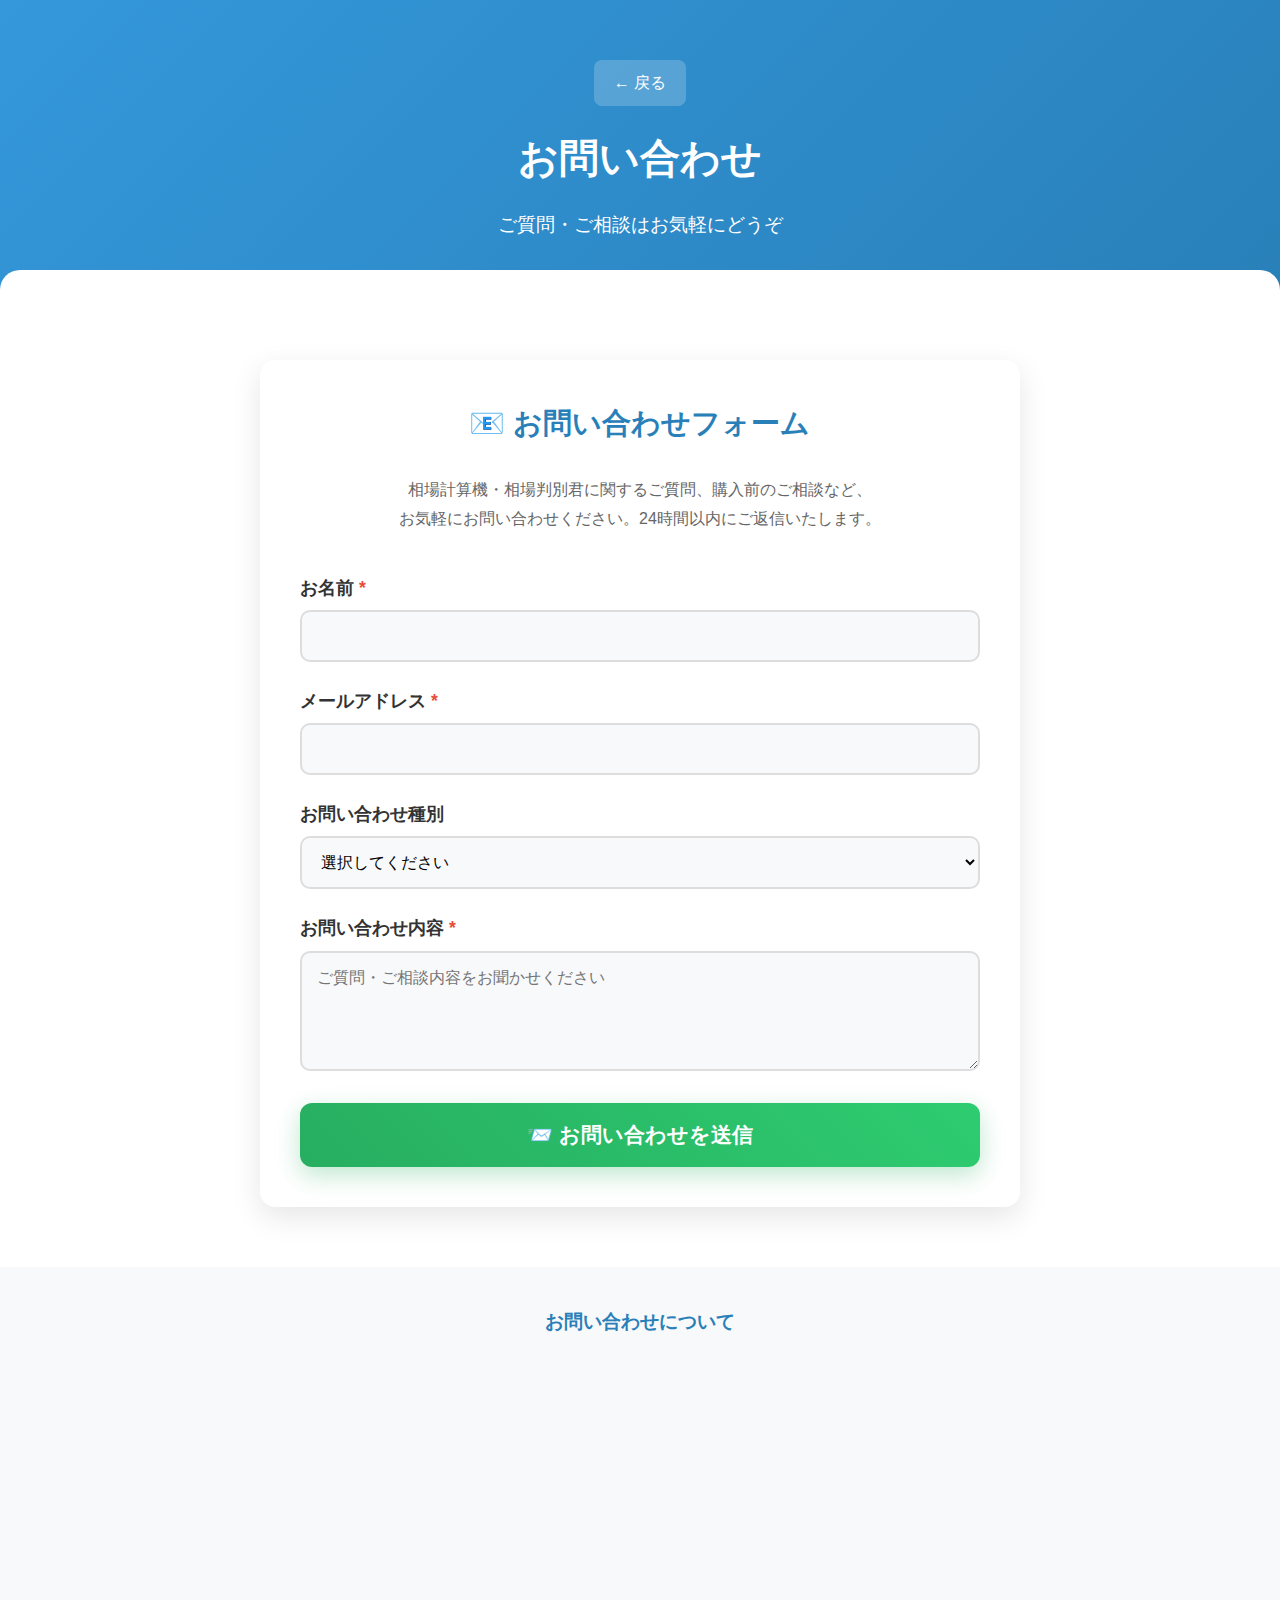
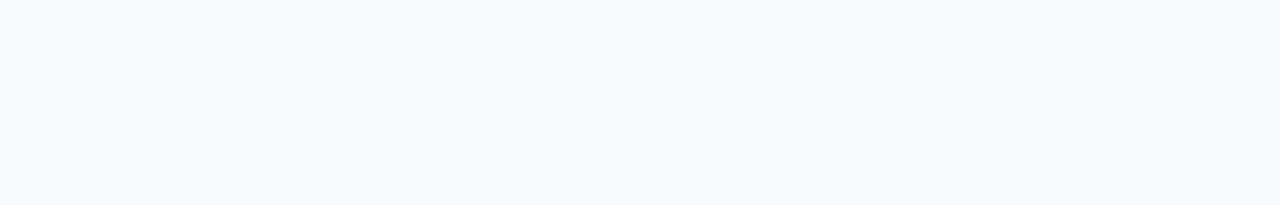
<file: contact.html>
<!DOCTYPE html>
<html lang="ja">
<head>
    <meta charset="UTF-8">
    <meta name="viewport" content="width=device-width, initial-scale=1.0">
    <title>お問い合わせ - 相場計算機</title>
    <style>
        * {
            margin: 0;
            padding: 0;
            box-sizing: border-box;
        }

        body {
            font-family: 'Segoe UI', Tahoma, Geneva, Verdana, sans-serif;
            line-height: 1.6;
            color: #333;
            background-color: #f8f9fa;
        }

        .container {
            max-width: 800px;
            margin: 0 auto;
            padding: 0 20px;
        }

        /* Header Section */
        .header-section {
            background: linear-gradient(135deg, #3498db 0%, #2980b9 100%);
            color: white;
            padding: 60px 0;
            text-align: center;
        }

        .page-title {
            font-size: 2.5rem;
            font-weight: bold;
            margin-bottom: 20px;
        }

        .page-subtitle {
            font-size: 1.2rem;
            opacity: 0.9;
        }

        /* Contact Form Section */
        .form-section {
            padding: 60px 0;
            background: white;
            margin: -30px 0 0 0;
            border-radius: 20px 20px 0 0;
            position: relative;
        }

        .form-container {
            background: white;
            padding: 40px;
            border-radius: 15px;
            box-shadow: 0 10px 30px rgba(0,0,0,0.1);
            margin-top: 30px;
        }

        .form-title {
            font-size: 1.8rem;
            color: #2980b9;
            text-align: center;
            margin-bottom: 30px;
        }

        .form-description {
            text-align: center;
            color: #666;
            margin-bottom: 40px;
            line-height: 1.8;
        }

        .form-group {
            margin-bottom: 25px;
        }

        .form-label {
            display: block;
            margin-bottom: 8px;
            font-weight: bold;
            color: #333;
            font-size: 1.1rem;
        }

        .required {
            color: #e74c3c;
            margin-left: 5px;
        }

        .form-input, .form-select, .form-textarea {
            width: 100%;
            padding: 15px;
            border: 2px solid #ddd;
            border-radius: 10px;
            font-size: 1rem;
            transition: all 0.3s ease;
            background: #f8f9fa;
        }

        .form-input:focus, .form-select:focus, .form-textarea:focus {
            outline: none;
            border-color: #3498db;
            background: white;
            box-shadow: 0 0 0 3px rgba(52, 152, 219, 0.1);
        }

        .form-textarea {
            resize: vertical;
            min-height: 120px;
        }

        .submit-btn {
            background: linear-gradient(45deg, #27ae60, #2ecc71);
            color: white;
            border: none;
            padding: 18px 40px;
            border-radius: 12px;
            font-size: 1.3rem;
            font-weight: bold;
            cursor: pointer;
            width: 100%;
            transition: all 0.3s ease;
            box-shadow: 0 8px 25px rgba(39, 174, 96, 0.3);
        }

        .submit-btn:hover {
            transform: translateY(-2px);
            box-shadow: 0 12px 35px rgba(39, 174, 96, 0.4);
        }

        /* Info Section */
        .info-section {
            background: #f8f9fa;
            padding: 40px 0;
        }

        .info-cards {
            display: grid;
            grid-template-columns: repeat(auto-fit, minmax(250px, 1fr));
            gap: 20px;
            margin-top: 30px;
        }

        .info-card {
            background: white;
            padding: 25px;
            border-radius: 12px;
            text-align: center;
            box-shadow: 0 5px 15px rgba(0,0,0,0.08);
        }

        .info-icon {
            font-size: 2.5rem;
            margin-bottom: 15px;
        }

        .info-title {
            font-weight: bold;
            margin-bottom: 10px;
            color: #2980b9;
        }

        .info-text {
            color: #666;
            font-size: 0.95rem;
        }

        /* Back Button */
        .back-btn {
            display: inline-block;
            background: rgba(255,255,255,0.2);
            color: white;
            text-decoration: none;
            padding: 10px 20px;
            border-radius: 8px;
            margin-bottom: 20px;
            transition: background 0.3s ease;
        }

        .back-btn:hover {
            background: rgba(255,255,255,0.3);
        }

        /* Responsive */
        @media (max-width: 768px) {
            .page-title {
                font-size: 2rem;
            }
            
            .form-container {
                padding: 25px;
                margin: 20px;
            }
            
            .container {
                padding: 0 15px;
            }
        }

        /* Animation */
        .fade-in {
            opacity: 0;
            transform: translateY(30px);
            transition: all 0.6s ease;
        }

        .fade-in.visible {
            opacity: 1;
            transform: translateY(0);
        }
    </style>
</head>
<body>
    <!-- Header Section -->
    <section class="header-section">
        <div class="container">
            <a href="javascript:history.back()" class="back-btn">← 戻る</a>
            <h1 class="page-title fade-in">お問い合わせ</h1>
            <p class="page-subtitle fade-in">ご質問・ご相談はお気軽にどうぞ</p>
        </div>
    </section>

    <!-- Contact Form Section -->
    <section class="form-section">
        <div class="container">
            <div class="form-container fade-in">
                <h2 class="form-title">📧 お問い合わせフォーム</h2>
                <p class="form-description">
                    相場計算機・相場判別君に関するご質問、購入前のご相談など、<br>
                    お気軽にお問い合わせください。24時間以内にご返信いたします。
                </p>
                
                <form id="contactForm" name="contact" method="POST" data-netlify="true" action="thank-you.html">
                    <div class="form-group">
                        <label class="form-label">お名前<span class="required">*</span></label>
                        <input type="text" id="contactName" name="name" class="form-input" required>
                    </div>

                    <div class="form-group">
                        <label class="form-label">メールアドレス<span class="required">*</span></label>
                        <input type="email" id="contactEmail" name="email" class="form-input" required>
                    </div>

                    <div class="form-group">
                        <label class="form-label">お問い合わせ種別</label>
                        <select id="contactType" name="type" class="form-select">
                            <option value="">選択してください</option>
                            <option value="商品について">商品について</option>
                            <option value="購入前の相談">購入前の相談</option>
                            <option value="技術的な質問">技術的な質問</option>
                            <option value="サポート">サポート</option>
                            <option value="その他">その他</option>
                        </select>
                    </div>

                    <div class="form-group">
                        <label class="form-label">お問い合わせ内容<span class="required">*</span></label>
                        <textarea id="contactMessage" name="message" class="form-textarea" placeholder="ご質問・ご相談内容をお聞かせください" required></textarea>
                    </div>

                    <!-- Netlify bot protection -->
                    <div style="display: none;">
                        <label>Don't fill this out if you're human: <input name="bot-field" /></label>
                    </div>
                    
                    <button type="submit" class="submit-btn">📨 お問い合わせを送信</button>
                </form>
            </div>
        </div>
    </section>

    <!-- Info Section -->
    <section class="info-section">
        <div class="container">
            <h3 style="text-align: center; margin-bottom: 30px; color: #2980b9;">お問い合わせについて</h3>
            <div class="info-cards fade-in">
                <div class="info-card">
                    <div class="info-icon">⏰</div>
                    <div class="info-title">返信時間</div>
                    <div class="info-text">24時間以内に必ずご返信いたします</div>
                </div>
                <div class="info-card">
                    <div class="info-icon">📞</div>
                    <div class="info-title">購入前相談</div>
                    <div class="info-text">購入前のご質問も歓迎です</div>
                </div>
                <div class="info-card">
                    <div class="info-icon">🔒</div>
                    <div class="info-title">プライバシー</div>
                    <div class="info-text">お客様の情報は厳重に管理します</div>
                </div>
            </div>
        </div>
    </section>

    <script>
        // Form submission (Netlify handles the actual submission)
        // No custom JavaScript needed for form submission

        // Animation on scroll
        document.addEventListener('DOMContentLoaded', function() {
            const observer = new IntersectionObserver((entries) => {
                entries.forEach(entry => {
                    if (entry.isIntersecting) {
                        entry.target.classList.add('visible');
                    }
                });
            }, {
                threshold: 0.1,
                rootMargin: '0px 0px -50px 0px'
            });

            document.querySelectorAll('.fade-in').forEach(el => {
                observer.observe(el);
            });

            // Initial animation for header elements
            setTimeout(() => {
                document.querySelectorAll('.header-section .fade-in').forEach(el => {
                    el.classList.add('visible');
                });
            }, 100);
        });
    </script>
</body>
</html>
</file>
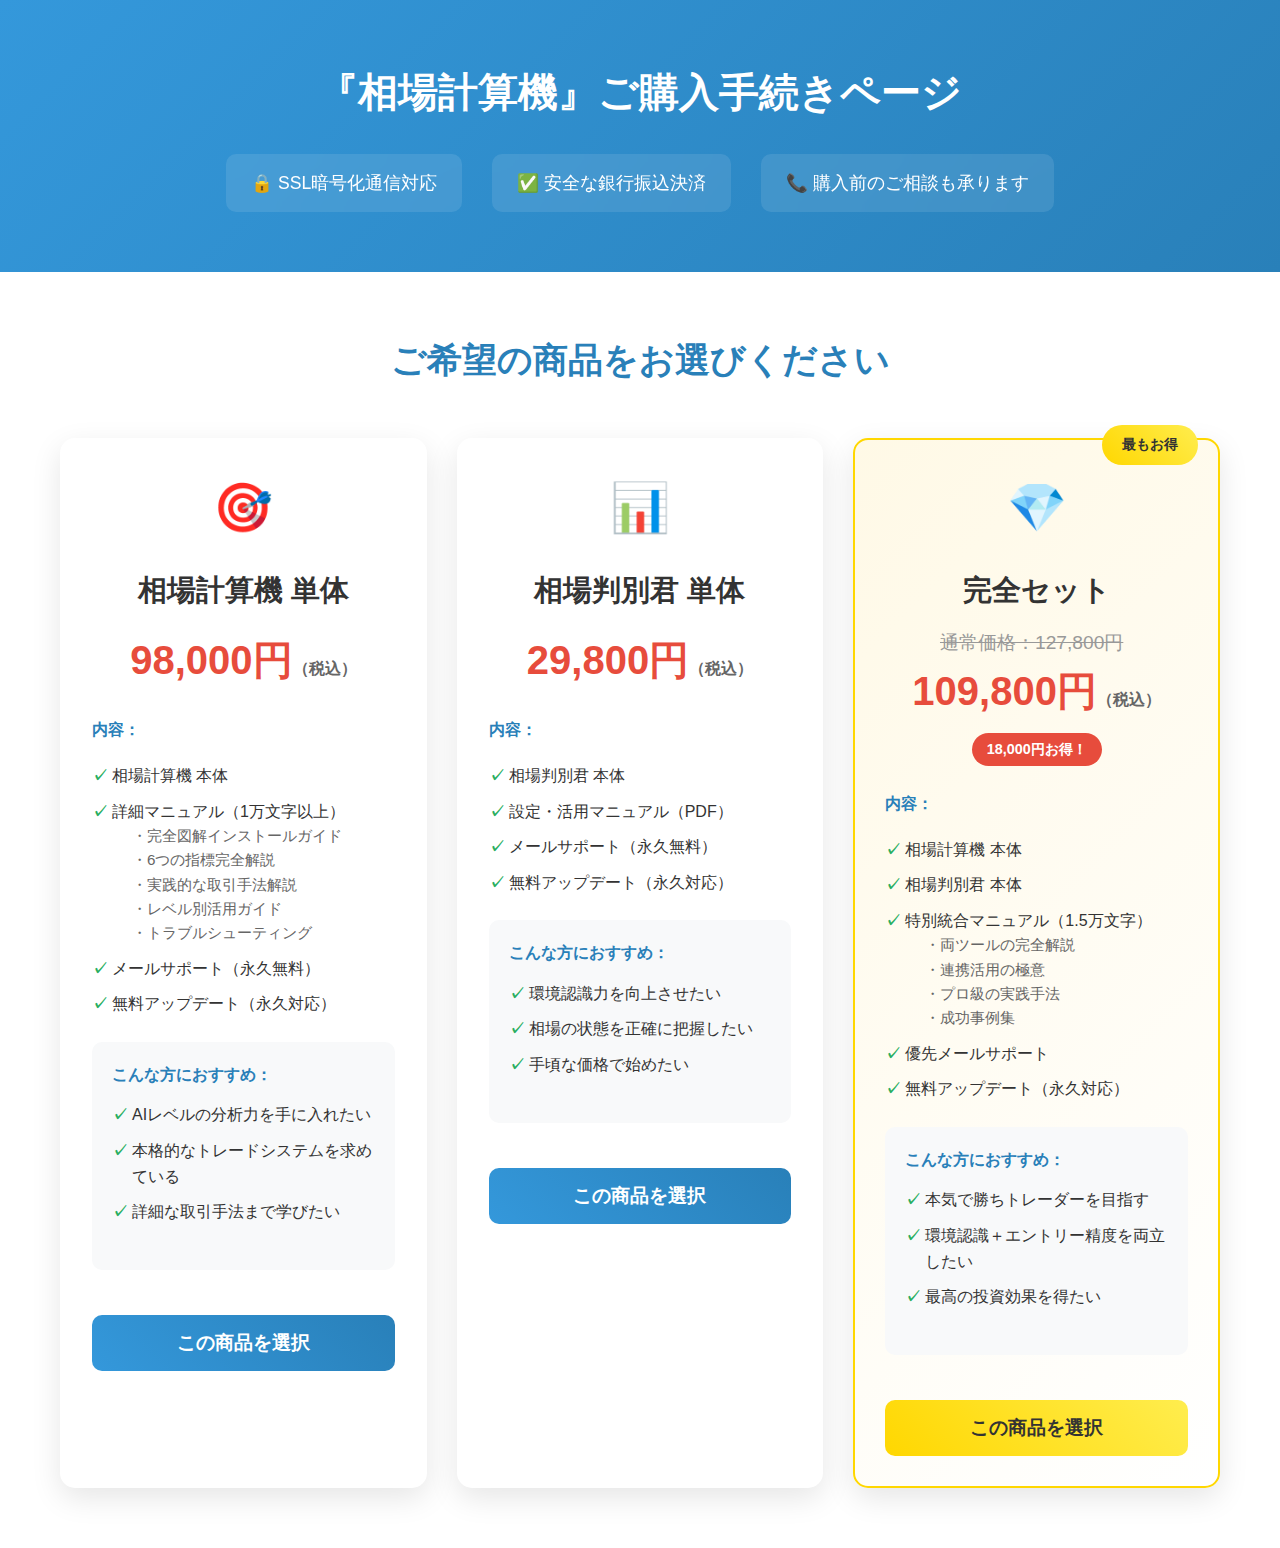
<file: purchase.html>
<!DOCTYPE html>
<html lang="ja">
<head>
    <meta charset="UTF-8">
    <meta name="viewport" content="width=device-width, initial-scale=1.0">
    <title>購入手続きページ - 相場計算機</title>
    <link rel="icon" type="image/svg+xml" href="favicon.svg">
    <style>
        * {
            margin: 0;
            padding: 0;
            box-sizing: border-box;
        }

        body {
            font-family: 'Segoe UI', Tahoma, Geneva, Verdana, sans-serif;
            line-height: 1.6;
            color: #333;
            background-color: #f8f9fa;
        }

        .container {
            max-width: 1200px;
            margin: 0 auto;
            padding: 0 20px;
        }

        /* Header Section */
        .header-section {
            background: linear-gradient(135deg, #3498db 0%, #2980b9 100%);
            color: white;
            padding: 60px 0;
            text-align: center;
        }

        .page-title {
            font-size: 2.5rem;
            font-weight: bold;
            margin-bottom: 30px;
        }

        .security-features {
            display: flex;
            justify-content: center;
            gap: 30px;
            flex-wrap: wrap;
            margin-top: 30px;
        }

        .security-item {
            background: rgba(255,255,255,0.1);
            padding: 15px 25px;
            border-radius: 10px;
            backdrop-filter: blur(10px);
            font-size: 1.1rem;
        }

        /* Product Selection Section */
        .selection-section {
            padding: 60px 0;
            background: white;
        }

        .section-title {
            font-size: 2.2rem;
            text-align: center;
            margin-bottom: 50px;
            color: #2980b9;
        }

        .products-grid {
            display: grid;
            grid-template-columns: repeat(auto-fit, minmax(350px, 1fr));
            gap: 30px;
            margin-top: 40px;
        }

        .product-card {
            background: white;
            border-radius: 15px;
            padding: 30px;
            box-shadow: 0 10px 30px rgba(0,0,0,0.1);
            transition: transform 0.3s ease, box-shadow 0.3s ease;
            border: 2px solid transparent;
            position: relative;
        }

        .product-card:hover {
            transform: translateY(-10px);
            box-shadow: 0 20px 40px rgba(0,0,0,0.15);
        }

        .product-card.recommended {
            border-color: #ffd700;
            background: linear-gradient(135deg, #fff9e6, #ffffff);
        }

        .product-card.recommended::before {
            content: "最もお得";
            position: absolute;
            top: -15px;
            right: 20px;
            background: linear-gradient(45deg, #ffd700, #ffed4e);
            color: #333;
            padding: 8px 20px;
            border-radius: 20px;
            font-weight: bold;
            font-size: 0.9rem;
        }

        .product-icon {
            font-size: 3rem;
            margin-bottom: 20px;
            text-align: center;
        }

        .product-name {
            font-size: 1.8rem;
            font-weight: bold;
            margin-bottom: 15px;
            text-align: center;
        }

        .product-price {
            text-align: center;
            margin-bottom: 20px;
        }

        .price-main {
            font-size: 2.5rem;
            font-weight: bold;
            color: #e74c3c;
        }

        .price-original {
            font-size: 1.2rem;
            color: #999;
            text-decoration: line-through;
            margin-right: 10px;
        }

        .price-save {
            background: #e74c3c;
            color: white;
            padding: 5px 15px;
            border-radius: 20px;
            font-size: 0.9rem;
            font-weight: bold;
            display: inline-block;
            margin-top: 10px;
        }

        .product-contents {
            margin: 25px 0;
        }

        .contents-title {
            font-weight: bold;
            margin-bottom: 15px;
            color: #2980b9;
        }

        .contents-list {
            list-style: none;
            margin-bottom: 20px;
        }

        .contents-list li {
            padding: 5px 0;
            padding-left: 20px;
            position: relative;
        }

        .contents-list li::before {
            content: "✓";
            position: absolute;
            left: 0;
            color: #27ae60;
            font-weight: bold;
        }

        .sub-contents {
            margin-left: 20px;
            font-size: 0.95rem;
            color: #666;
        }

        .recommended-for {
            background: #f8f9fa;
            padding: 20px;
            border-radius: 10px;
            margin-top: 20px;
        }

        .recommended-title {
            font-weight: bold;
            margin-bottom: 10px;
            color: #2980b9;
        }

        .select-btn {
            width: 100%;
            background: linear-gradient(45deg, #3498db, #2980b9);
            color: white;
            border: none;
            padding: 15px;
            border-radius: 10px;
            font-size: 1.2rem;
            font-weight: bold;
            cursor: pointer;
            transition: transform 0.3s ease;
            margin-top: 20px;
        }

        .select-btn:hover {
            transform: scale(1.05);
        }

        .select-btn.recommended-btn {
            background: linear-gradient(45deg, #ffd700, #ffed4e);
            color: #333;
        }

        /* Modal Styles */
        .modal {
            display: none;
            position: fixed;
            z-index: 1000;
            left: 0;
            top: 0;
            width: 100%;
            height: 100%;
            background-color: rgba(0,0,0,0.5);
            overflow-y: auto;
        }

        .modal-content {
            background-color: white;
            margin: 5% auto;
            padding: 30px;
            border-radius: 15px;
            width: 90%;
            max-width: 600px;
            position: relative;
            max-height: 90vh;
            overflow-y: auto;
            margin-bottom: 5%;
        }

        .close {
            color: #aaa;
            float: right;
            font-size: 28px;
            font-weight: bold;
            cursor: pointer;
            position: absolute;
            right: 20px;
            top: 20px;
        }

        .close:hover {
            color: #000;
        }

        .form-group {
            margin-bottom: 20px;
        }

        .form-label {
            display: block;
            margin-bottom: 8px;
            font-weight: bold;
            color: #333;
        }

        .form-input, .form-select, .form-textarea {
            width: 100%;
            padding: 12px;
            border: 2px solid #ddd;
            border-radius: 8px;
            font-size: 1rem;
            transition: border-color 0.3s ease;
        }

        .form-input:focus, .form-select:focus, .form-textarea:focus {
            outline: none;
            border-color: #3498db;
        }

        .submit-btn {
            background: linear-gradient(45deg, #27ae60, #2ecc71);
            color: white;
            border: none;
            padding: 15px 30px;
            border-radius: 10px;
            font-size: 1.2rem;
            font-weight: bold;
            cursor: pointer;
            width: 100%;
            transition: transform 0.3s ease;
        }

        .submit-btn:hover {
            transform: scale(1.05);
        }

        /* Responsive */
        @media (max-width: 768px) {
            .page-title {
                font-size: 2rem;
            }
            
            .security-features {
                gap: 15px;
            }
            
            .security-item {
                font-size: 0.9rem;
                padding: 10px 15px;
            }
            
            .products-grid {
                grid-template-columns: 1fr;
            }
            
            .modal-content {
                margin: 10% auto;
                padding: 20px;
            }
        }

        /* Animation */
        .fade-in {
            opacity: 0;
            transform: translateY(30px);
            transition: all 0.6s ease;
        }

        .fade-in.visible {
            opacity: 1;
            transform: translateY(0);
        }
    </style>
</head>
<body>
    <!-- Header Section -->
    <section class="header-section">
        <div class="container">
            <h1 class="page-title fade-in">『相場計算機』ご購入手続きページ</h1>
            <div class="security-features fade-in">
                <div class="security-item">🔒 SSL暗号化通信対応</div>
                <div class="security-item">✅ 安全な銀行振込決済</div>
                <div class="security-item">📞 購入前のご相談も承ります</div>
            </div>
        </div>
    </section>

    <!-- Product Selection Section -->
    <section class="selection-section">
        <div class="container">
            <h2 class="section-title fade-in">ご希望の商品をお選びください</h2>
            
            <div class="products-grid">
                <!-- 相場計算機 単体 -->
                <div class="product-card fade-in">
                    <div class="product-icon">🎯</div>
                    <h3 class="product-name">相場計算機 単体</h3>
                    <div class="product-price">
                        <div class="price-main">98,000円<span style="font-size: 1rem; color: #666;">（税込）</span></div>
                    </div>
                    
                    <div class="product-contents">
                        <div class="contents-title">内容：</div>
                        <ul class="contents-list">
                            <li>相場計算機 本体</li>
                            <li>詳細マニュアル（1万文字以上）
                                <div class="sub-contents">
                                    ・完全図解インストールガイド<br>
                                    ・6つの指標完全解説<br>
                                    ・実践的な取引手法解説<br>
                                    ・レベル別活用ガイド<br>
                                    ・トラブルシューティング
                                </div>
                            </li>
                            <li>メールサポート（永久無料）</li>
                            <li>無料アップデート（永久対応）</li>
                        </ul>
                        
                        <div class="recommended-for">
                            <div class="recommended-title">こんな方におすすめ：</div>
                            <ul class="contents-list">
                                <li>AIレベルの分析力を手に入れたい</li>
                                <li>本格的なトレードシステムを求めている</li>
                                <li>詳細な取引手法まで学びたい</li>
                            </ul>
                        </div>
                    </div>
                    
                    <button class="select-btn" onclick="openModal('相場計算機 単体', '98,000円')">この商品を選択</button>
                </div>

                <!-- 相場判別君 単体 -->
                <div class="product-card fade-in">
                    <div class="product-icon">📊</div>
                    <h3 class="product-name">相場判別君 単体</h3>
                    <div class="product-price">
                        <div class="price-main">29,800円<span style="font-size: 1rem; color: #666;">（税込）</span></div>
                    </div>
                    
                    <div class="product-contents">
                        <div class="contents-title">内容：</div>
                        <ul class="contents-list">
                            <li>相場判別君 本体</li>
                            <li>設定・活用マニュアル（PDF）</li>
                            <li>メールサポート（永久無料）</li>
                            <li>無料アップデート（永久対応）</li>
                        </ul>
                        
                        <div class="recommended-for">
                            <div class="recommended-title">こんな方におすすめ：</div>
                            <ul class="contents-list">
                                <li>環境認識力を向上させたい</li>
                                <li>相場の状態を正確に把握したい</li>
                                <li>手頃な価格で始めたい</li>
                            </ul>
                        </div>
                    </div>
                    
                    <button class="select-btn" onclick="openModal('相場判別君 単体', '29,800円')">この商品を選択</button>
                </div>

                <!-- 完全セット -->
                <div class="product-card recommended fade-in">
                    <div class="product-icon">💎</div>
                    <h3 class="product-name">完全セット</h3>
                    <div class="product-price">
                        <div class="price-original">通常価格：127,800円</div>
                        <div class="price-main">109,800円<span style="font-size: 1rem; color: #666;">（税込）</span></div>
                        <div class="price-save">18,000円お得！</div>
                    </div>
                    
                    <div class="product-contents">
                        <div class="contents-title">内容：</div>
                        <ul class="contents-list">
                            <li>相場計算機 本体</li>
                            <li>相場判別君 本体</li>
                            <li>特別統合マニュアル（1.5万文字）
                                <div class="sub-contents">
                                    ・両ツールの完全解説<br>
                                    ・連携活用の極意<br>
                                    ・プロ級の実践手法<br>
                                    ・成功事例集
                                </div>
                            </li>
                            <li>優先メールサポート</li>
                            <li>無料アップデート（永久対応）</li>
                        </ul>
                        
                        <div class="recommended-for">
                            <div class="recommended-title">こんな方におすすめ：</div>
                            <ul class="contents-list">
                                <li>本気で勝ちトレーダーを目指す</li>
                                <li>環境認識＋エントリー精度を両立したい</li>
                                <li>最高の投資効果を得たい</li>
                            </ul>
                        </div>
                    </div>
                    
                    <button class="select-btn recommended-btn" onclick="openModal('完全セット', '109,800円')">この商品を選択</button>
                </div>
            </div>
        </div>
    </section>

    <!-- Purchase Modal -->
    <div id="purchaseModal" class="modal">
        <div class="modal-content">
            <span class="close" onclick="closeModal()">&times;</span>
            <h2 style="margin-bottom: 20px; color: #2980b9;">ご購入申し込みフォーム</h2>
            <div style="background: #e8f4fd; padding: 20px; border-radius: 10px; margin-bottom: 30px; border-left: 4px solid #3498db;">
                <div style="font-weight: bold; color: #2980b9; margin-bottom: 10px;">📧 お申し込み後の流れ</div>
                <ul style="margin: 10px 0; padding-left: 20px; color: #555;">
                    <li>お申し込み確認後、<strong>メールで詳しい購入方法をご返信</strong>いたします</li>
                    <li>お支払い方法（銀行振込等）を詳しくご案内いたします</li>
                    <li>ご入金確認後、商品をお送りいたします</li>
                </ul>
            </div>
            
            <form id="purchaseForm" name="purchase" method="POST" data-netlify="true">
                <div class="form-group">
                    <label class="form-label">選択商品</label>
                    <select id="productSelect" name="product" class="form-select" required>
                        <option value="">商品を選択してください</option>
                        <option value="相場計算機 単体">相場計算機 単体 - 98,000円</option>
                        <option value="相場判別君 単体">相場判別君 単体 - 29,800円</option>
                        <option value="完全セット">完全セット - 109,800円</option>
                    </select>
                </div>

                <div class="form-group">
                    <label class="form-label">お名前（必須）</label>
                    <input type="text" id="customerName" name="name" class="form-input" required>
                </div>

                <div class="form-group">
                    <label class="form-label">メールアドレス（必須）</label>
                    <input type="email" id="customerEmail" name="email" class="form-input" required>
                </div>

                <div class="form-group">
                    <label class="form-label">MT4口座番号（必須）</label>
                    <input type="text" id="mt4Account" name="mt4_account" class="form-input" placeholder="例：12345678" required>
                    <div style="background: #fff3cd; padding: 12px; border-radius: 6px; margin-top: 8px; font-size: 0.9rem; color: #856404; border-left: 3px solid #ffc107;">
                        <strong>⚠️ 重要：</strong> 商品は入力されたMT4口座番号に紐づけされます。<br>
                        <strong>1アカウントでのみ使用可能</strong>ですので、間違いのないようご入力ください。
                    </div>
                </div>

                <div class="form-group">
                    <label class="form-label">ご要望・質問など（任意）</label>
                    <textarea id="customerMessage" name="message" class="form-textarea" rows="4" placeholder="ご質問やご要望があればお聞かせください"></textarea>
                </div>

                <!-- Netlify bot protection -->
                <div style="display: none;">
                    <label>Don't fill this out if you're human: <input name="bot-field" /></label>
                </div>
                
                <button type="submit" class="submit-btn">購入申し込みを送信</button>
            </form>
        </div>
    </div>

    <script>
        // Modal functionality
        function openModal(productName, price) {
            const modal = document.getElementById('purchaseModal');
            const productSelect = document.getElementById('productSelect');
            
            // Set the selected product
            if (productName === '相場計算機 単体') {
                productSelect.value = '相場計算機 単体';
            } else if (productName === '相場判別君 単体') {
                productSelect.value = '相場判別君 単体';
            } else if (productName === '完全セット') {
                productSelect.value = '完全セット';
            }
            
            modal.style.display = 'block';
            // Prevent background scrolling
            document.body.style.overflow = 'hidden';
        }

        function closeModal() {
            document.getElementById('purchaseModal').style.display = 'none';
            // Restore background scrolling
            document.body.style.overflow = '';
        }

        // Close modal when clicking outside
        window.onclick = function(event) {
            const modal = document.getElementById('purchaseModal');
            if (event.target == modal) {
                closeModal();
            }
        }

        // Form submission (Netlify handles the actual submission)
        // No custom JavaScript needed for form submission

        // Animation on scroll
        document.addEventListener('DOMContentLoaded', function() {
            const observer = new IntersectionObserver((entries) => {
                entries.forEach(entry => {
                    if (entry.isIntersecting) {
                        entry.target.classList.add('visible');
                    }
                });
            }, {
                threshold: 0.1,
                rootMargin: '0px 0px -50px 0px'
            });

            document.querySelectorAll('.fade-in').forEach(el => {
                observer.observe(el);
            });
        });
    </script>
</body>
</html>
</file>
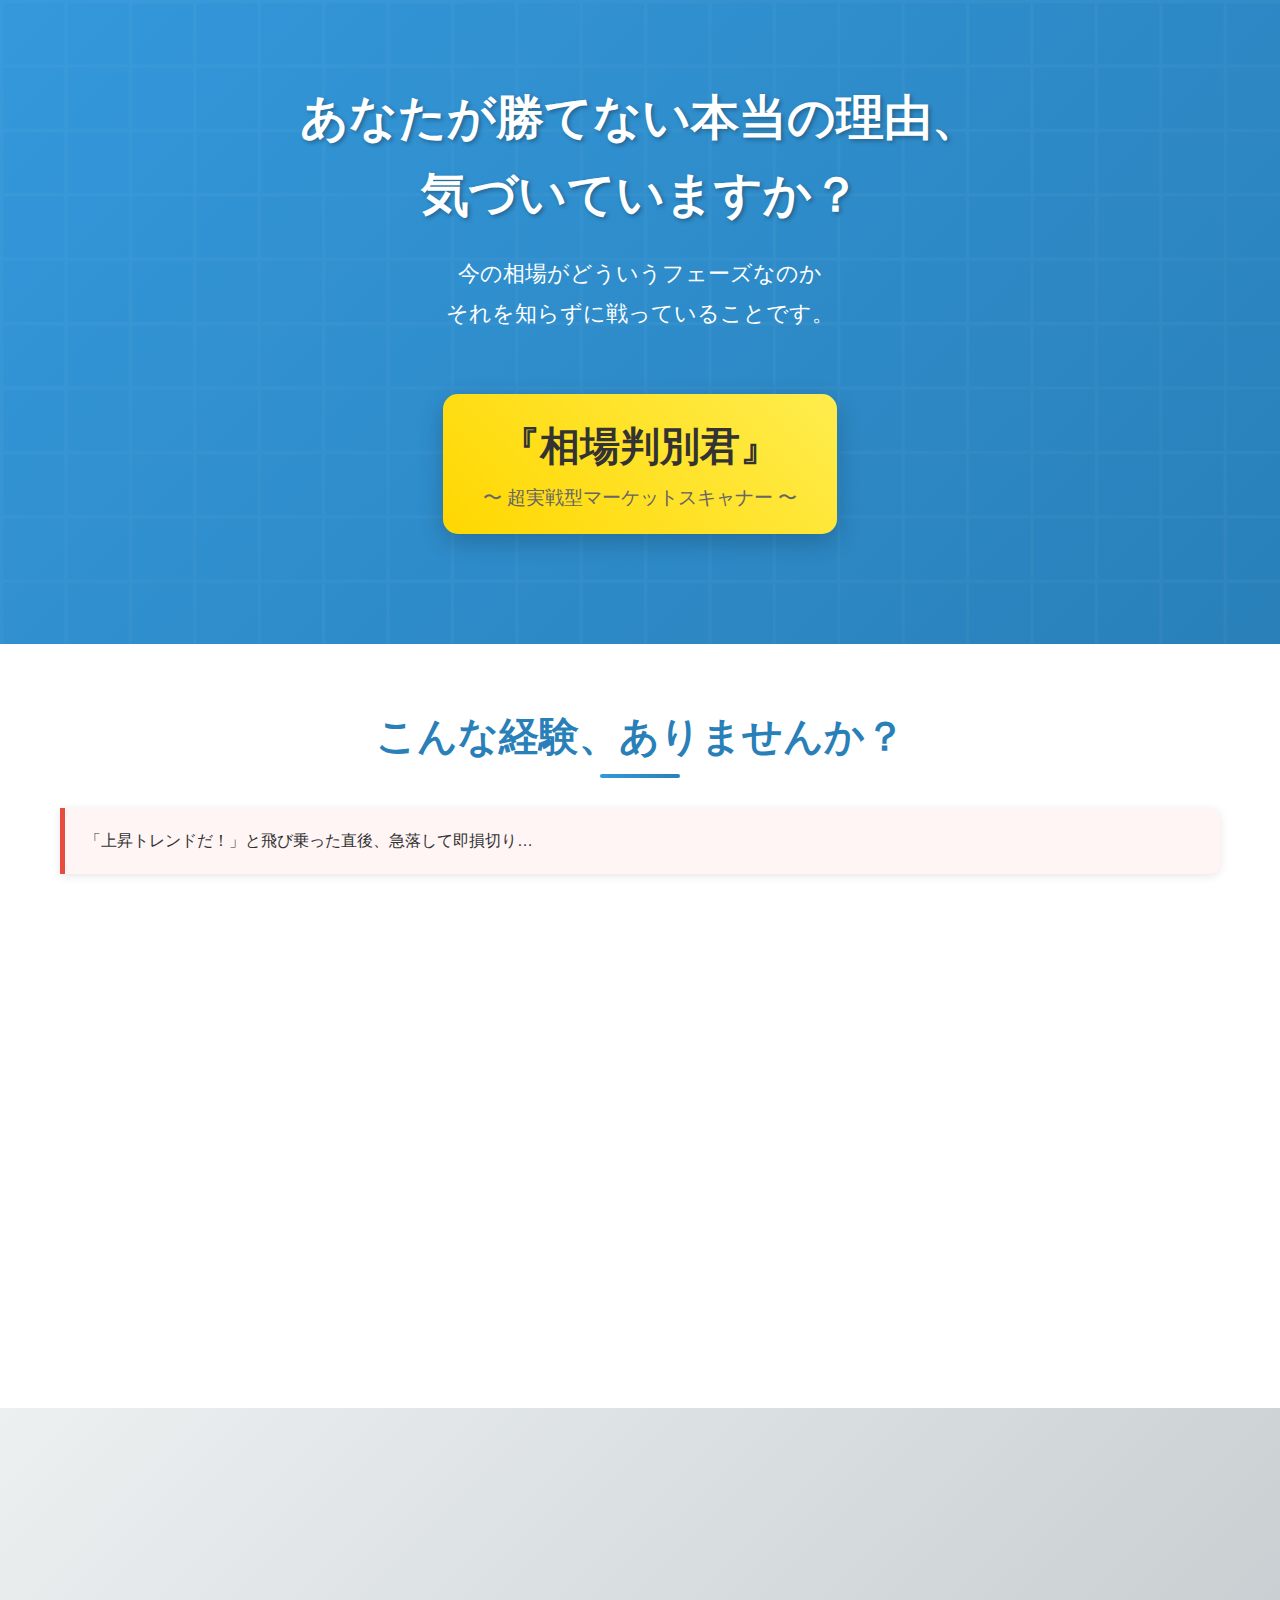
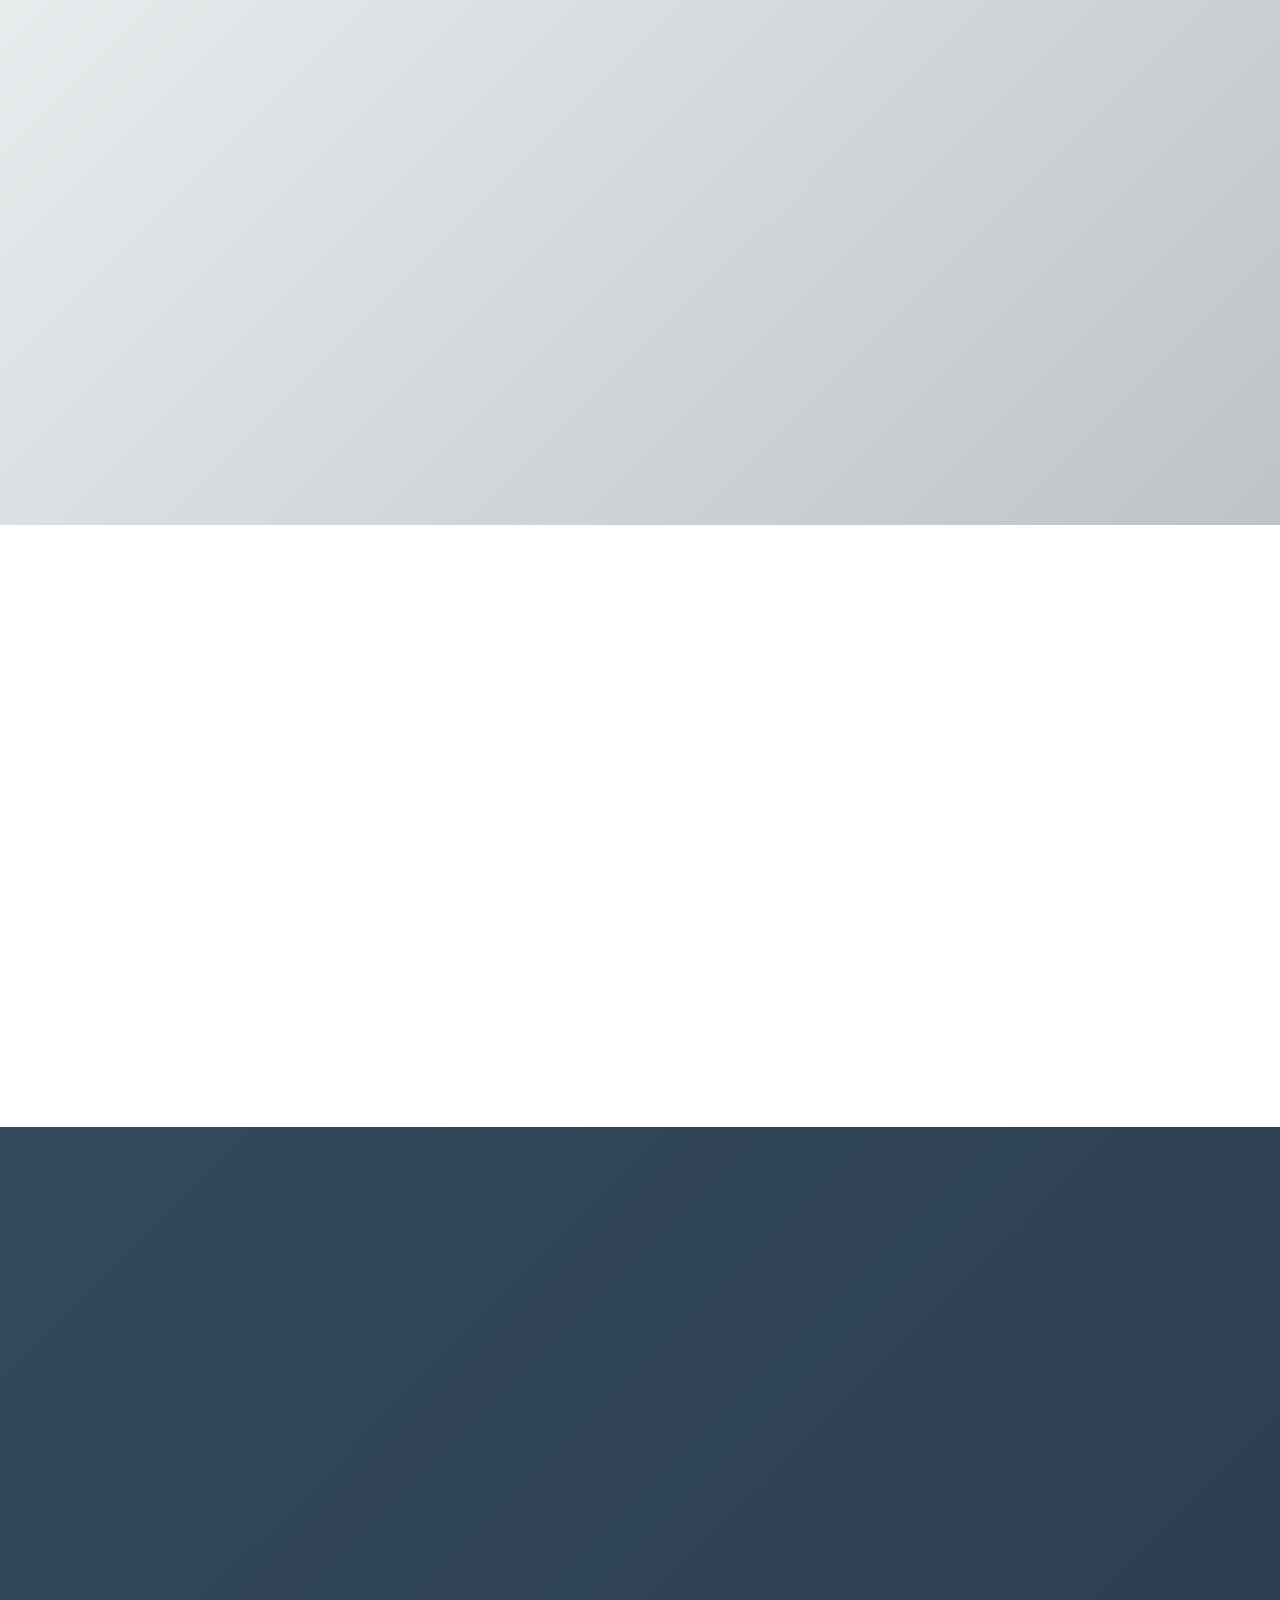
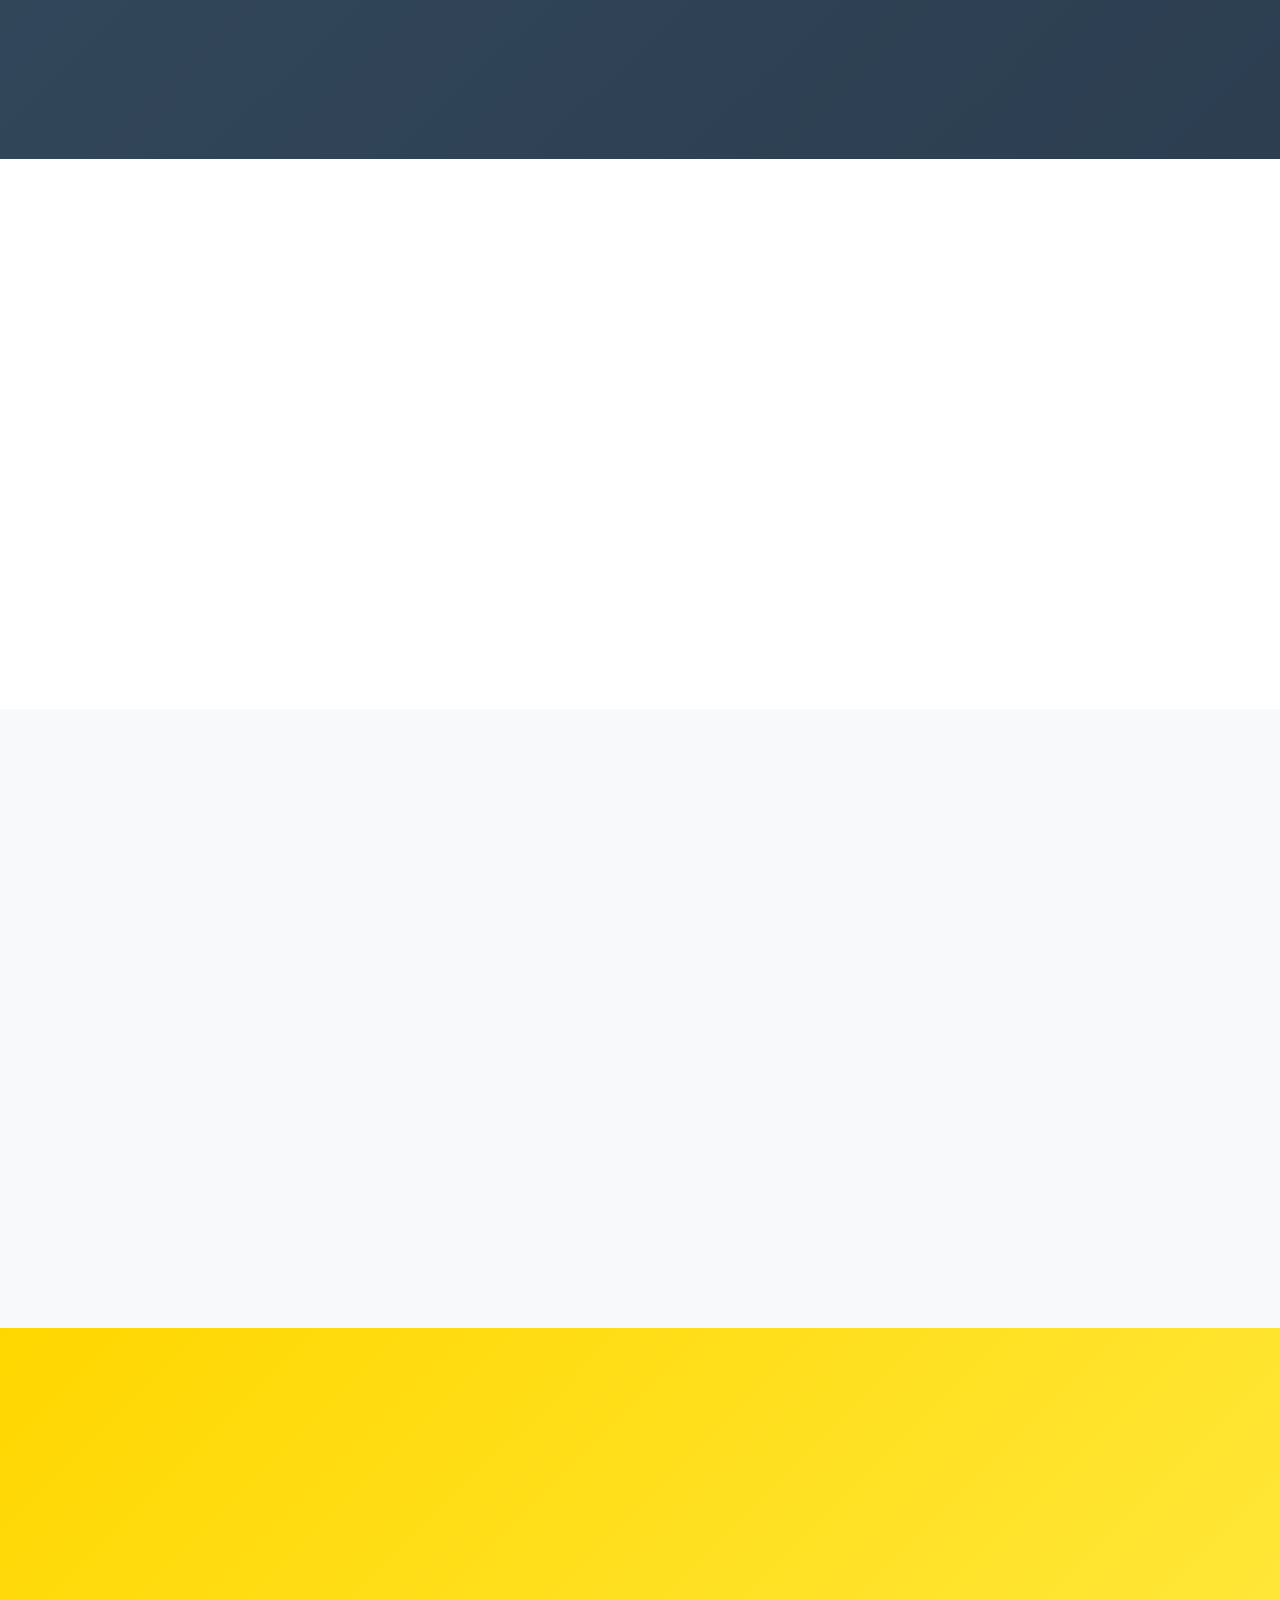
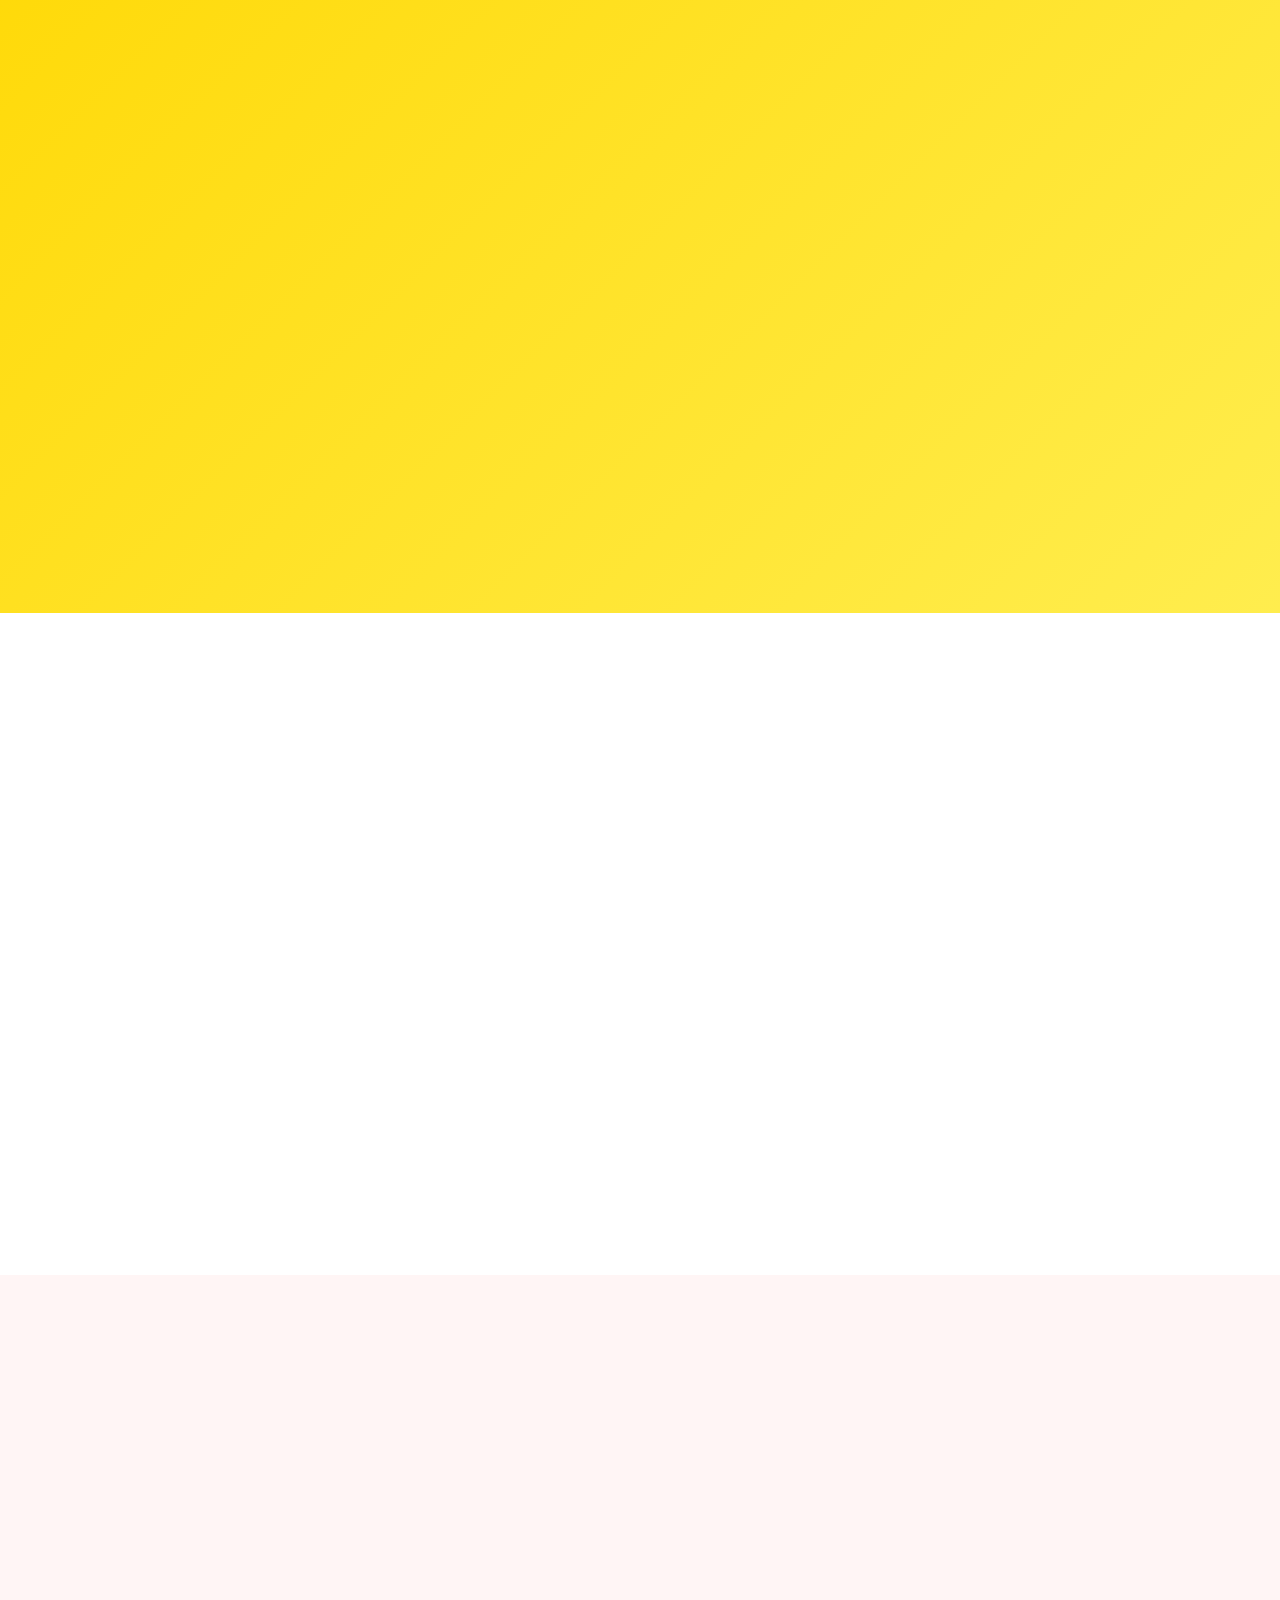
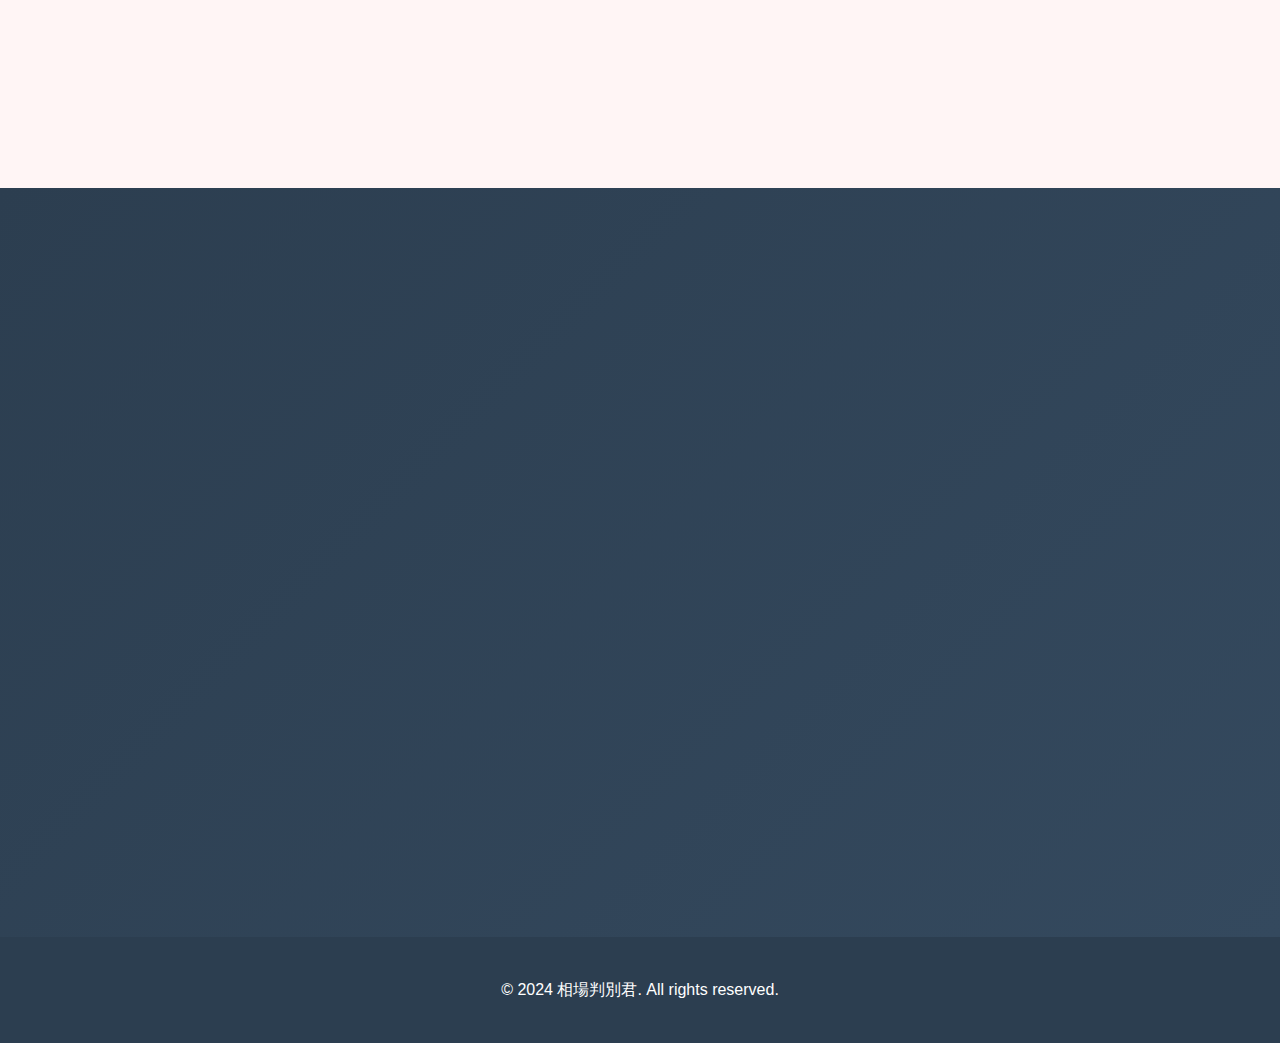
<file: soubahanbetkun.html>
<!DOCTYPE html>
<html lang="ja">
<head>
    <meta charset="UTF-8">
    <meta name="viewport" content="width=device-width, initial-scale=1.0">
    <title>相場判別君 - 超実戦型マーケットスキャナー</title>
    <link rel="icon" type="image/svg+xml" href="favicon.svg">
    <style>
        * {
            margin: 0;
            padding: 0;
            box-sizing: border-box;
        }

        body {
            font-family: 'Segoe UI', Tahoma, Geneva, Verdana, sans-serif;
            line-height: 1.6;
            color: #333;
            background-color: #f8f9fa;
        }

        .container {
            max-width: 1200px;
            margin: 0 auto;
            padding: 0 20px;
        }

        /* Header Section */
        .hero-section {
            background: linear-gradient(135deg, #3498db 0%, #2980b9 100%);
            color: white;
            padding: 80px 0;
            text-align: center;
            position: relative;
            overflow: hidden;
        }

        .hero-section::before {
            content: '';
            position: absolute;
            top: 0;
            left: 0;
            right: 0;
            bottom: 0;
            background: url('data:image/svg+xml,<svg xmlns="http://www.w3.org/2000/svg" viewBox="0 0 100 100"><defs><pattern id="grid" width="10" height="10" patternUnits="userSpaceOnUse"><path d="M 10 0 L 0 0 0 10" fill="none" stroke="rgba(255,255,255,0.1)" stroke-width="1"/></pattern></defs><rect width="100" height="100" fill="url(%23grid)"/></svg>');
            opacity: 0.3;
        }

        .hero-content {
            position: relative;
            z-index: 1;
        }

        .main-catch {
            font-size: 3rem;
            font-weight: bold;
            margin-bottom: 20px;
            text-shadow: 2px 2px 4px rgba(0,0,0,0.3);
        }

        .sub-catch {
            font-size: 1.4rem;
            margin-bottom: 30px;
            line-height: 1.8;
        }

        .product-name {
            background: linear-gradient(45deg, #ffd700, #ffed4e);
            color: #333;
            padding: 20px 40px;
            border-radius: 15px;
            display: inline-block;
            margin: 30px 0;
            box-shadow: 0 8px 25px rgba(0,0,0,0.2);
        }

        .product-title {
            font-size: 2.5rem;
            font-weight: bold;
            margin-bottom: 5px;
        }

        .product-subtitle {
            font-size: 1.2rem;
            color: #666;
        }

        /* Section Styling */
        .section {
            padding: 60px 0;
        }

        .section-title {
            font-size: 2.5rem;
            text-align: center;
            margin-bottom: 40px;
            color: #2980b9;
            position: relative;
        }

        .section-title::after {
            content: '';
            width: 80px;
            height: 4px;
            background: linear-gradient(45deg, #3498db, #2980b9);
            position: absolute;
            bottom: -10px;
            left: 50%;
            transform: translateX(-50%);
            border-radius: 2px;
        }

        /* Problem Section */
        .problem-section {
            background: white;
        }

        .problem-list {
            list-style: none;
            margin: 30px 0;
        }

        .problem-item {
            background: #fff5f5;
            border-left: 5px solid #e74c3c;
            padding: 20px;
            margin: 15px 0;
            border-radius: 0 10px 10px 0;
            box-shadow: 0 2px 10px rgba(0,0,0,0.1);
            transition: transform 0.3s ease;
        }

        .problem-item:hover {
            transform: translateX(10px);
        }

        .warning-box {
            background: linear-gradient(135deg, #e74c3c, #c0392b);
            color: white;
            padding: 30px;
            border-radius: 15px;
            margin: 30px 0;
            text-align: center;
            box-shadow: 0 8px 25px rgba(231, 76, 60, 0.3);
        }

        .warning-title {
            font-size: 1.8rem;
            font-weight: bold;
            margin-bottom: 15px;
        }

        /* Market Phases Section */
        .phases-section {
            background: linear-gradient(135deg, #ecf0f1, #bdc3c7);
        }

        .phases-grid {
            display: grid;
            grid-template-columns: repeat(auto-fit, minmax(300px, 1fr));
            gap: 30px;
            margin: 40px 0;
        }

        .phase-card {
            background: white;
            padding: 30px;
            border-radius: 15px;
            text-align: center;
            box-shadow: 0 8px 25px rgba(0,0,0,0.1);
            transition: transform 0.3s ease;
        }

        .phase-card:hover {
            transform: translateY(-10px);
        }

        .phase-icon {
            font-size: 3rem;
            margin-bottom: 20px;
        }

        .phase-title {
            font-size: 1.5rem;
            font-weight: bold;
            margin-bottom: 15px;
            color: #2980b9;
        }

        /* Solution Section */
        .solution-section {
            background: white;
        }

        .solution-grid {
            display: grid;
            grid-template-columns: repeat(auto-fit, minmax(250px, 1fr));
            gap: 30px;
            margin: 40px 0;
        }

        .solution-card {
            background: linear-gradient(135deg, #27ae60, #2ecc71);
            color: white;
            padding: 30px;
            border-radius: 15px;
            text-align: center;
            box-shadow: 0 8px 25px rgba(39, 174, 96, 0.3);
            transition: transform 0.3s ease;
        }

        .solution-card:hover {
            transform: scale(1.05);
        }

        .solution-icon {
            font-size: 2.5rem;
            margin-bottom: 20px;
        }

        /* Chart UI Section */
        .ui-section {
            background: linear-gradient(135deg, #34495e, #2c3e50);
            color: white;
        }

        .ui-features {
            display: grid;
            grid-template-columns: repeat(auto-fit, minmax(200px, 1fr));
            gap: 20px;
            margin: 40px 0;
        }

        .ui-feature {
            background: rgba(255,255,255,0.1);
            padding: 20px;
            border-radius: 10px;
            text-align: center;
            backdrop-filter: blur(10px);
        }

        /* Price Section */
        .price-section {
            background: linear-gradient(135deg, #ffd700, #ffed4e);
            color: #333;
            text-align: center;
        }

        .price-box {
            background: white;
            padding: 40px;
            border-radius: 20px;
            display: inline-block;
            margin: 30px;
            box-shadow: 0 15px 35px rgba(0,0,0,0.2);
        }

        .price-amount {
            font-size: 3rem;
            font-weight: bold;
            color: #e74c3c;
            margin-bottom: 20px;
        }

        /* FAQ Section */
        .faq-section {
            background: white;
        }

        .faq-item {
            margin: 20px 0;
            border: 1px solid #ecf0f1;
            border-radius: 10px;
            overflow: hidden;
        }

        .faq-question {
            background: #3498db;
            color: white;
            padding: 20px;
            cursor: pointer;
            font-weight: bold;
            transition: background 0.3s ease;
        }

        .faq-question:hover {
            background: #2980b9;
        }

        .faq-answer {
            padding: 20px;
            background: #f8f9fa;
        }

        /* Footer */
        .footer {
            background: #2c3e50;
            color: white;
            text-align: center;
            padding: 40px 0;
        }

        /* Responsive */
        @media (max-width: 768px) {
            .main-catch {
                font-size: 2rem;
            }
            
            .product-title {
                font-size: 2rem;
            }
            
            .section-title {
                font-size: 2rem;
            }
            
            .container {
                padding: 0 15px;
            }
        }

        /* Smooth scroll */
        html {
            scroll-behavior: smooth;
        }

        /* Animation utilities */
        .fade-in {
            opacity: 0;
            transform: translateY(30px);
            transition: all 0.6s ease;
        }

        .fade-in.visible {
            opacity: 1;
            transform: translateY(0);
        }
    </style>
</head>
<body>
    <!-- Header Section -->
    <section class="hero-section">
        <div class="container">
            <div class="hero-content">
                <h1 class="main-catch fade-in">あなたが勝てない本当の理由、<br>気づいていますか？</h1>
                <p class="sub-catch fade-in">今の相場がどういうフェーズなのか<br>それを知らずに戦っていることです。</p>
                <div class="product-name fade-in">
                    <div class="product-title">『相場判別君』</div>
                    <div class="product-subtitle">〜 超実戦型マーケットスキャナー 〜</div>
                </div>
            </div>
        </div>
    </section>

    <!-- Problem Section -->
    <section class="section problem-section">
        <div class="container">
            <h2 class="section-title fade-in">こんな経験、ありませんか？</h2>
            <ul class="problem-list">
                <li class="problem-item fade-in">「上昇トレンドだ！」と飛び乗った直後、急落して即損切り…</li>
                <li class="problem-item fade-in">レンジ相場だと思って見送ったら、その直後に爆上げで置いてけぼり…</li>
                <li class="problem-item fade-in">チャートを見ても "今は買いか売りか" がわからず、ノートレード…</li>
                <li class="problem-item fade-in">明確な根拠がないままエントリーし、ただ祈るだけのトレード…</li>
            </ul>
            
            <div class="warning-box fade-in">
                <div class="warning-title">⚠ 問題はただ一つ。</div>
                <p>「今の相場がどういうフェーズなのか」<br>それを知らずに戦っていることです。</p>
            </div>
        </div>
    </section>

    <!-- Market Phases Section -->
    <section class="section phases-section">
        <div class="container">
            <h2 class="section-title fade-in">相場の流れには3つの局面が存在</h2>
            <div class="phases-grid">
                <div class="phase-card fade-in">
                    <div class="phase-icon">📈</div>
                    <div class="phase-title">伸びるタイミング</div>
                    <p>（＝トレンド）</p>
                </div>
                <div class="phase-card fade-in">
                    <div class="phase-icon">📊</div>
                    <div class="phase-title">溜めの時間</div>
                    <p>（＝レンジ）</p>
                </div>
                <div class="phase-card fade-in">
                    <div class="phase-icon">🚀</div>
                    <div class="phase-title">爆発の予兆</div>
                    <p>（＝ブレイクアウト）</p>
                </div>
            </div>
            
            <div class="warning-box fade-in">
                <p>この"相場の今"を見抜けなければ、<br>どんなインジケーターもどんなルールも、機能しません。</p>
                <p><strong>それはまるで、地図もコンパスも持たずに<br>戦場に送り込まれるようなもの。</strong></p>
                <p>「どの戦場で戦うか」を間違えた時点で、勝負はほぼ決まっているのです。</p>
            </div>
        </div>
    </section>

    <!-- Solution Section -->
    <section class="section solution-section">
        <div class="container">
            <h2 class="section-title fade-in">✅『相場判別君』がもたらす、確信あるトレード</h2>
            <p style="text-align: center; font-size: 1.5rem; margin-bottom: 40px;" class="fade-in">
                <strong>「今の相場、結局どうなの？」<br>その"迷い"が、今日からなくなります。</strong>
            </p>
            
            <div class="solution-grid">
                <div class="solution-card fade-in">
                    <div class="solution-icon">📌</div>
                    <p>相場が「トレンド」「レンジ」「ブレイク」のどれか、<strong>ひと目で判別</strong></p>
                </div>
                <div class="solution-card fade-in">
                    <div class="solution-icon">⚡</div>
                    <p>「今は待つべき？入るべき？」の<strong>判断が1秒で下せる</strong></p>
                </div>
                <div class="solution-card fade-in">
                    <div class="solution-icon">🎯</div>
                    <p>エントリー根拠が<strong>"相場と合っているか"の照合</strong>が即座に可能</p>
                </div>
                <div class="solution-card fade-in">
                    <div class="solution-icon">📋</div>
                    <p>「狙うべき相場」と「休むべき相場」が<strong>明確に線引きされる</strong></p>
                </div>
            </div>
        </div>
    </section>

    <!-- Chart UI Section -->
    <section class="section ui-section">
        <div class="container">
            <h2 class="section-title fade-in" style="color: white;">実際のチャート上で「一目でわかる」洗練された情報表示</h2>
            <p style="text-align: center; margin-bottom: 40px;" class="fade-in">
                『相場判別君』は、あなたのMT4チャート上に"視覚的に整った情報パネル"をリアルタイムで描画します。<br>
                まるで<strong>プロの相場分析資料</strong>をチャート上で直接受け取っているような感覚。
            </p>
            
            <div class="ui-features">
                <div class="ui-feature fade-in">
                    <h4>TREND</h4>
                    <p>傾向の強さをバー＋スコアで表示</p>
                </div>
                <div class="ui-feature fade-in">
                    <h4>RANGE</h4>
                    <p>レンジ滞在の可能性を数値で可視化</p>
                </div>
                <div class="ui-feature fade-in">
                    <h4>BREAKOUT</h4>
                    <p>ブレイク兆候を事前に表示</p>
                </div>
                <div class="ui-feature fade-in">
                    <h4>STATUS</h4>
                    <p>相場の主要状態を明示</p>
                </div>
                <div class="ui-feature fade-in">
                    <h4>詳細情報</h4>
                    <p>上位足整合性やボラティリティ環境も一行でチェック</p>
                </div>
            </div>
            
            <!-- Chart UI Display Image -->
            <div style="text-align: center; margin-top: 40px;" class="fade-in">
                <img src="image/3.png" alt="相場判別君チャート表示例" style="max-width: 100%; height: auto; border-radius: 15px; box-shadow: 0 15px 35px rgba(0,0,0,0.2);">
            </div>
        </div>
    </section>

    <!-- Easy Setup Section -->
    <section class="section solution-section">
        <div class="container">
            <h2 class="section-title fade-in">🔰 難しい設定は一切不要。誰でも今すぐ使えます。</h2>
            <p style="text-align: center; margin-bottom: 40px;" class="fade-in">
                『相場判別君』は、<strong>プロ仕様の分析力</strong>を持ちながら、<br>
                <strong>インストールしてすぐ使える</strong>"超シンプル設計"。
            </p>
            
            <div class="solution-grid">
                <div class="solution-card fade-in">
                    <div class="solution-icon">1️⃣</div>
                    <h4>ファイルをダウンロード</h4>
                </div>
                <div class="solution-card fade-in">
                    <div class="solution-icon">2️⃣</div>
                    <h4>MT4にインストール</h4>
                    <p>（ドラッグ＆ドロップでOK）</p>
                </div>
                <div class="solution-card fade-in">
                    <div class="solution-icon">3️⃣</div>
                    <h4>チャートに表示するだけ！</h4>
                </div>
            </div>
        </div>
    </section>

    <!-- Developer Section -->
    <section class="section" style="background: #f8f9fa;">
        <div class="container">
            <h2 class="section-title fade-in">🛠 開発者コメント</h2>
            <div style="background: white; padding: 40px; border-radius: 15px; box-shadow: 0 8px 25px rgba(0,0,0,0.1);" class="fade-in">
                <h3 style="color: #2980b9; margin-bottom: 20px;">〜現役トレーダー × システム設計者 × AI活用〜</h3>
                <p style="margin-bottom: 20px;">「相場判別君」は、私自身がリアルトレードの現場で感じた"本物の必要性"から生まれました。10年以上にわたるFX・バイナリーの取引で、数え切れないほどの相場と向き合う中で、ある真理に気づいたのです。</p>
                <p style="margin-bottom: 20px;">── 相場の「現在地」がわからなければ、どんな手法も意味を成さない。トレンドか？レンジか？ブレイクか？その"状況判断"こそが勝敗を分ける鍵なのに、人の直感や裁量だけでは限界がある──。</p>
                <p style="margin-bottom: 20px;">そこで私は、<strong>AIの持つ"膨大な情報処理能力"と"再現性の高い分析力"</strong>に活路を見出しました。人間の目では拾いきれない微細なパターンも、AIなら定量的に捉えることができる。<strong>相場判別君は、まさに「人間の限界を補う」ために誕生したツール</strong>です。</p>
                <p><strong>トレードで最も重要なのは、「今、どんな場所で戦っているのか」を正しく知ること。</strong>その"地図"を持たずに戦うのは、羅針盤のない航海と同じです。</p>
            </div>
        </div>
    </section>

    <!-- Price Section -->
    <section class="section price-section">
        <div class="container">
            <h2 class="section-title fade-in" style="color: #333;">価格</h2>
            <div class="price-box fade-in">
                <h3 style="font-size: 2rem; margin-bottom: 20px;">相場判別君</h3>
                <div class="price-amount">29,800円</div>
                <p style="color: #666; margin-bottom: 20px;">（税込）</p>
                <ul style="text-align: left; margin: 20px 0;">
                    <li>✓ 相場の現在地を瞬時に判別する次世代補助インジケーター</li>
                    <li>✓ TREND・RANGE・BREAKOUTの3つの相場状況を自動判別</li>
                    <li>✓ リアルタイムでの相場環境分析</li>
                    <li>✓ 上位足との整合性チェック</li>
                    <li>✓ ボラティリティ環境の自動識別</li>
                </ul>
                <p style="background: #e8f4fd; padding: 15px; border-radius: 10px; margin-top: 20px;">
                    <strong>『相場計算機』と併用することで真価を発揮</strong><br>
                    環境認識の精度を劇的に向上させ、勝率アップの土台を築きます。
                </p>
                
                <div style="display: flex; gap: 15px; justify-content: center; flex-wrap: wrap; margin-top: 30px;">
                    <button style="background: linear-gradient(45deg, #27ae60, #2ecc71); border: none; padding: 12px 25px; font-size: 1.1rem; border-radius: 8px; color: white; cursor: pointer; box-shadow: 0 5px 15px rgba(39, 174, 96, 0.3); transition: transform 0.3s ease;" onmouseover="this.style.transform='scale(1.05)'" onmouseout="this.style.transform='scale(1)'" onclick="window.open('purchase.html', '_blank')">
                        🛒 今すぐ購入する
                    </button>
                    <button style="background: linear-gradient(45deg, #ffd700, #ffed4e); border: none; padding: 12px 25px; font-size: 1.1rem; border-radius: 8px; color: #333; cursor: pointer; box-shadow: 0 5px 15px rgba(255, 215, 0, 0.3); transition: transform 0.3s ease;" onmouseover="this.style.transform='scale(1.05)'" onmouseout="this.style.transform='scale(1)'" onclick="window.open('purchase.html', '_blank')">
                        🔥 セット購入
                    </button>
                </div>
            </div>
        </div>
    </section>

    <!-- FAQ Section -->
    <section class="section faq-section">
        <div class="container">
            <h2 class="section-title fade-in">よくある質問（FAQ）</h2>
            
            <div class="faq-item fade-in">
                <div class="faq-question" onclick="toggleFAQ(this)">
                    Q1. このインジケーターはどんな人に向いていますか？
                </div>
                <div class="faq-answer" style="display: none;">
                    相場の"現在地"を把握する力を高めたいすべてのトレーダーに有効です。とくに「なんとなく感覚でトレードしてしまう」「環境認識が苦手」「逆張り・順張りの判断が曖昧」そんな方には強く推奨します。裁量派・システム派問わず、<strong>すべての戦略の"前提"を整える武器</strong>としてご活用ください。
                </div>
            </div>
            
            <div class="faq-item fade-in">
                <div class="faq-question" onclick="toggleFAQ(this)">
                    Q2. 「相場判別君」だけで勝てるようになりますか？
                </div>
                <div class="faq-answer" style="display: none;">
                    本インジケーターはエントリーサインを出すツールではありません。そのため、<strong>これ単体で勝率が急上昇する"魔法のツール"ではありません</strong>。ただし、環境認識ミスを大幅に減らすことで、<strong>勝てるタイミングの選別と"負けを避ける力"を飛躍的に高める設計</strong>になっています。
                </div>
            </div>
            
            <div class="faq-item fade-in">
                <div class="faq-question" onclick="toggleFAQ(this)">
                    Q3. どの時間足・通貨ペアで使えますか？
                </div>
                <div class="faq-answer" style="display: none;">
                    基本的には<strong>すべての時間足・通貨ペアで使用可能</strong>です。特にM1〜M15の短期足トレードで、<strong>反応の速さと判断の明快さ</strong>が活きます。主要通貨ペアでの使用が最適です。
                </div>
            </div>
            
            <div class="faq-item fade-in">
                <div class="faq-question" onclick="toggleFAQ(this)">
                    Q4. サインが出るタイプのインジケーターですか？
                </div>
                <div class="faq-answer" style="display: none;">
                    いいえ、本インジケーターは<strong>サイン型ではありません。</strong>矢印やポップアップによる売買シグナルではなく、「今の相場がトレンド・レンジ・ブレイクアウトのどれに該当するか」を<strong>スコアとバー表示で"視覚化"するタイプ</strong>です。
                </div>
            </div>
            
            <div class="faq-item fade-in">
                <div class="faq-question" onclick="toggleFAQ(this)">
                    Q5. 相場計算機との違いは何ですか？
                </div>
                <div class="faq-answer" style="display: none;">
                    相場判別君は「相場の状態認識」に特化したツールです。相場計算機が「いつエントリーするか」を導くのに対し、相場判別君は「どんな相場環境なのか」を明確にします。<strong>両方を組み合わせることで、環境認識＋タイミング判断の両輪が揃います。</strong>
                </div>
            </div>
        </div>
    </section>

    <!-- Notice Section -->
    <section class="section" style="background: #fff5f5;">
        <div class="container">
            <h2 class="section-title fade-in" style="color: #e74c3c;">注意事項・ご利用にあたって</h2>
            <div style="background: white; padding: 30px; border-radius: 15px; border-left: 5px solid #e74c3c;" class="fade-in">
                <h4 style="color: #e74c3c; margin-bottom: 15px;">投資リスクについて</h4>
                <ul style="margin-bottom: 20px;">
                    <li>本インジケーターは、取引の最終判断を代替するものではありません。必ずご自身の裁量と責任においてご活用ください。</li>
                    <li>表示内容は市場の状態を客観的に分析したものであり、将来の価格変動を保証するものではありません。</li>
                </ul>
                
                <h4 style="color: #e74c3c; margin-bottom: 15px;">動作環境・制限事項</h4>
                <ul>
                    <li>相場状況や通貨ペアによっては、スコアが正確に機能しない場合もあります。</li>
                    <li>動作対象は <strong>MetaTrader 4（MT4）日本語版・Build 1350以降を推奨</strong>。</li>
                    <li>商用利用・再配布・転売は禁止されています（個人利用の範囲でご使用ください）。</li>
                </ul>
            </div>
        </div>
    </section>

    <!-- Closing Section -->
    <section class="section" style="background: linear-gradient(135deg, #2c3e50, #34495e); color: white;">
        <div class="container" style="text-align: center;">
            <h2 style="font-size: 2.5rem; margin-bottom: 30px;" class="fade-in">相場の「現在地」を見失ったトレードは、<br>必ず迷走します。</h2>
            <p style="font-size: 1.5rem; margin-bottom: 30px;" class="fade-in">今こそ、あなたのトレードに<br><strong>確かな「羅針盤」を。</strong></p>
            <p style="font-size: 1.2rem; margin-bottom: 40px;" class="fade-in">『相場判別君』が、あなたの環境認識を劇的に向上させ、<br>より確信に満ちたトレードを実現します。</p>
            <div style="background: rgba(255,255,255,0.1); padding: 30px; border-radius: 15px; display: inline-block;" class="fade-in">
                <div style="font-size: 2.5rem; font-weight: bold; color: #ffd700; margin-bottom: 20px;">価格：29,800円</div>
                <p style="font-size: 1.3rem; margin-bottom: 30px;">今すぐ、勝ち組トレーダーへの第一歩を踏み出してください。</p>
                
                <div style="display: flex; gap: 20px; justify-content: center; flex-wrap: wrap;">
                    <button class="btn btn-primary btn-xlarge" style="background: linear-gradient(45deg, #27ae60, #2ecc71); border: none; padding: 15px 30px; font-size: 1.2rem; border-radius: 10px; color: white; cursor: pointer; box-shadow: 0 8px 25px rgba(39, 174, 96, 0.3); transition: transform 0.3s ease;" onmouseover="this.style.transform='scale(1.05)'" onmouseout="this.style.transform='scale(1)'" onclick="window.open('purchase.html', '_blank')">
                        🛒 相場判別君を今すぐ購入
                    </button>
                    <button class="btn btn-secondary btn-xlarge" style="background: linear-gradient(45deg, #ffd700, #ffed4e); border: none; padding: 15px 30px; font-size: 1.2rem; border-radius: 10px; color: #333; cursor: pointer; box-shadow: 0 8px 25px rgba(255, 215, 0, 0.3); transition: transform 0.3s ease;" onmouseover="this.style.transform='scale(1.05)'" onmouseout="this.style.transform='scale(1)'" onclick="window.open('purchase.html', '_blank')">
                        🔥 相場計算機とセット購入
                    </button>
                </div>
            </div>
        </div>
    </section>

    <!-- Footer -->
    <footer class="footer">
        <div class="container">
            <p>&copy; 2024 相場判別君. All rights reserved.</p>
        </div>
    </footer>

    <script>
        // FAQ Toggle
        function toggleFAQ(element) {
            const answer = element.nextElementSibling;
            const isVisible = answer.style.display === 'block';
            
            // Close all FAQs
            document.querySelectorAll('.faq-answer').forEach(faq => {
                faq.style.display = 'none';
            });
            
            // Toggle current FAQ
            if (!isVisible) {
                answer.style.display = 'block';
            }
        }

        // Smooth scroll and animation
        document.addEventListener('DOMContentLoaded', function() {
            // Intersection Observer for fade-in animations
            const observer = new IntersectionObserver((entries) => {
                entries.forEach(entry => {
                    if (entry.isIntersecting) {
                        entry.target.classList.add('visible');
                    }
                });
            }, {
                threshold: 0.1,
                rootMargin: '0px 0px -50px 0px'
            });

            // Observe all fade-in elements
            document.querySelectorAll('.fade-in').forEach(el => {
                observer.observe(el);
            });
        });

        // Smooth scrolling for anchor links
        document.querySelectorAll('a[href^="#"]').forEach(anchor => {
            anchor.addEventListener('click', function (e) {
                e.preventDefault();
                const target = document.querySelector(this.getAttribute('href'));
                if (target) {
                    target.scrollIntoView({
                        behavior: 'smooth',
                        block: 'start'
                    });
                }
            });
        });
    </script>
</body>
</html>
</file>
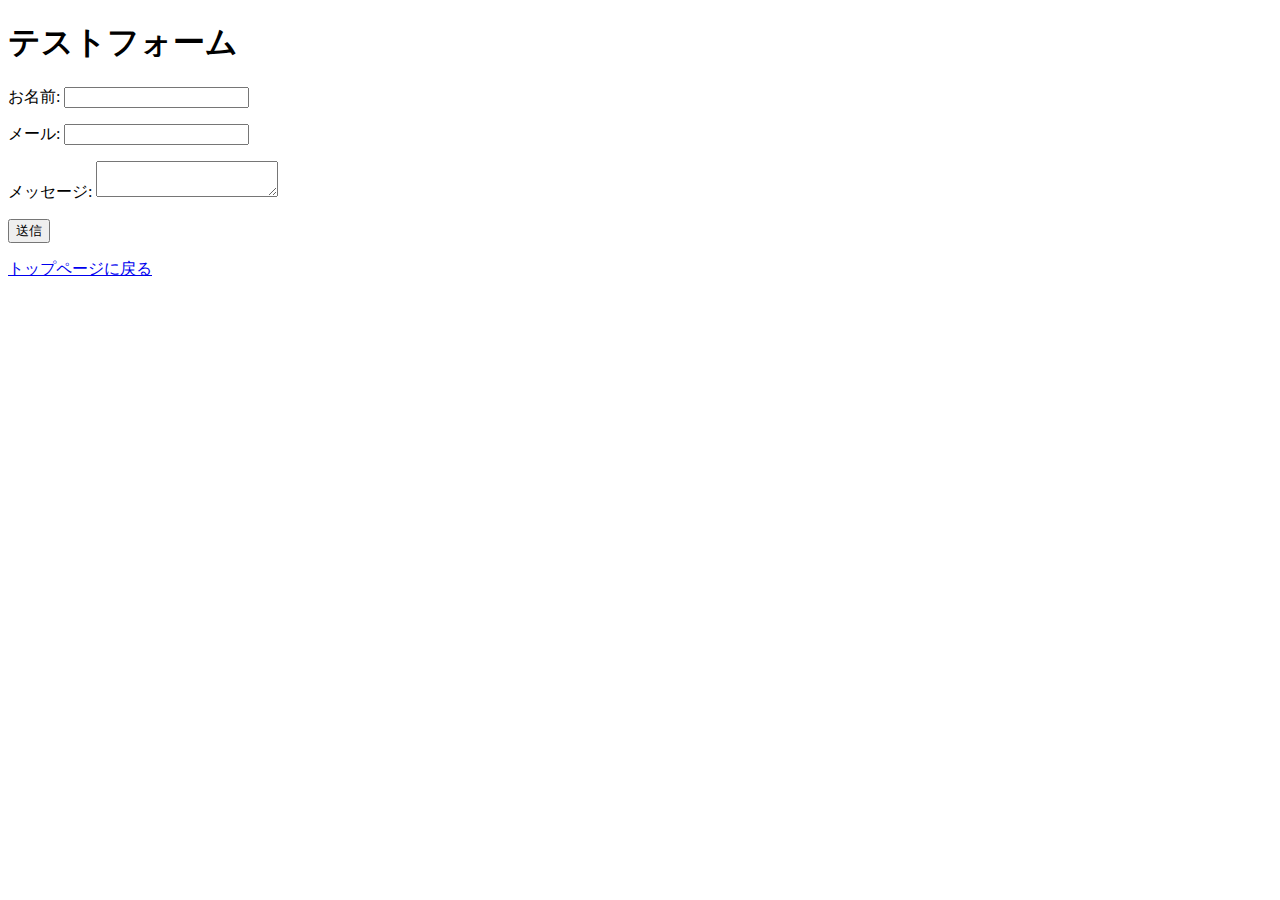
<file: test-form.html>
<!DOCTYPE html>
<html lang="ja">
<head>
    <meta charset="UTF-8">
    <meta name="viewport" content="width=device-width, initial-scale=1.0">
    <title>テストフォーム</title>
</head>
<body>
    <h1>テストフォーム</h1>
    
    <form name="test" method="POST" data-netlify="true">
        <p>
            <label>お名前: <input type="text" name="name" required /></label>
        </p>
        <p>
            <label>メール: <input type="email" name="email" required /></label>
        </p>
        <p>
            <label>メッセージ: <textarea name="message" required></textarea></label>
        </p>
        <div data-netlify-recaptcha="true"></div>
        <p>
            <button type="submit">送信</button>
        </p>
    </form>
    
    <p><a href="index.html">トップページに戻る</a></p>
</body>
</html>
</file>
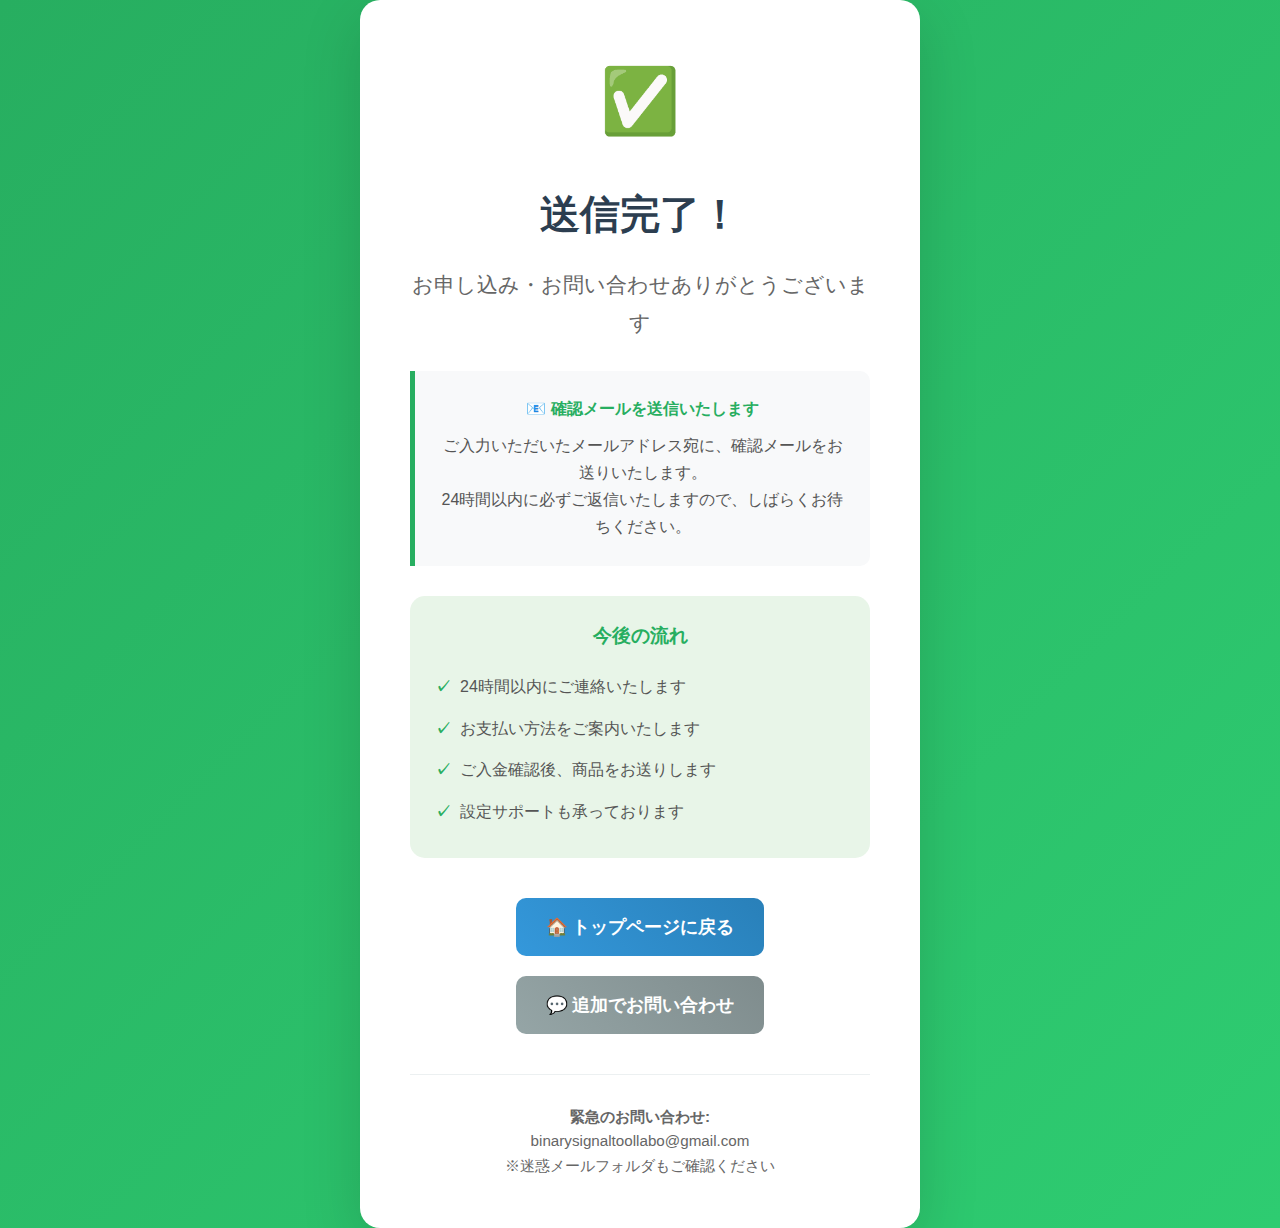
<file: thank-you.html>
<!DOCTYPE html>
<html lang="ja">
<head>
    <meta charset="UTF-8">
    <meta name="viewport" content="width=device-width, initial-scale=1.0">
    <title>送信完了 - 相場計算機</title>
    <style>
        * {
            margin: 0;
            padding: 0;
            box-sizing: border-box;
        }

        body {
            font-family: 'Segoe UI', Tahoma, Geneva, Verdana, sans-serif;
            line-height: 1.6;
            color: #333;
            background: linear-gradient(135deg, #27ae60 0%, #2ecc71 100%);
            min-height: 100vh;
            display: flex;
            align-items: center;
            justify-content: center;
        }

        .container {
            max-width: 600px;
            margin: 0 auto;
            padding: 0 20px;
        }

        .thank-you-card {
            background: white;
            border-radius: 20px;
            padding: 50px;
            text-align: center;
            box-shadow: 0 20px 60px rgba(0,0,0,0.15);
            animation: fadeInUp 0.8s ease;
        }

        .success-icon {
            font-size: 4rem;
            color: #27ae60;
            margin-bottom: 30px;
            animation: bounce 1s infinite alternate;
        }

        .title {
            font-size: 2.5rem;
            font-weight: bold;
            color: #2c3e50;
            margin-bottom: 20px;
        }

        .subtitle {
            font-size: 1.3rem;
            color: #666;
            margin-bottom: 30px;
            line-height: 1.8;
        }

        .message-box {
            background: #f8f9fa;
            border-left: 5px solid #27ae60;
            padding: 25px;
            margin: 30px 0;
            border-radius: 0 10px 10px 0;
        }

        .message-title {
            font-weight: bold;
            color: #27ae60;
            margin-bottom: 10px;
        }

        .message-text {
            color: #555;
            line-height: 1.7;
        }

        .next-steps {
            background: #e8f5e8;
            padding: 25px;
            border-radius: 15px;
            margin: 30px 0;
        }

        .next-steps-title {
            font-weight: bold;
            color: #27ae60;
            margin-bottom: 15px;
            font-size: 1.2rem;
        }

        .next-steps-list {
            list-style: none;
            text-align: left;
        }

        .next-steps-list li {
            padding: 8px 0;
            padding-left: 25px;
            position: relative;
            color: #555;
        }

        .next-steps-list li::before {
            content: "✓";
            position: absolute;
            left: 0;
            color: #27ae60;
            font-weight: bold;
        }

        .action-buttons {
            display: flex;
            gap: 20px;
            justify-content: center;
            flex-wrap: wrap;
            margin-top: 40px;
        }

        .btn {
            padding: 15px 30px;
            border-radius: 10px;
            text-decoration: none;
            font-weight: bold;
            transition: transform 0.3s ease;
            border: none;
            cursor: pointer;
            font-size: 1.1rem;
        }

        .btn:hover {
            transform: translateY(-2px);
        }

        .btn-primary {
            background: linear-gradient(45deg, #3498db, #2980b9);
            color: white;
        }

        .btn-secondary {
            background: linear-gradient(45deg, #95a5a6, #7f8c8d);
            color: white;
        }

        .contact-info {
            margin-top: 40px;
            padding-top: 30px;
            border-top: 1px solid #ecf0f1;
            color: #666;
            font-size: 0.95rem;
        }

        /* Animations */
        @keyframes fadeInUp {
            from {
                opacity: 0;
                transform: translateY(30px);
            }
            to {
                opacity: 1;
                transform: translateY(0);
            }
        }

        @keyframes bounce {
            from {
                transform: translateY(0);
            }
            to {
                transform: translateY(-10px);
            }
        }

        /* Responsive */
        @media (max-width: 768px) {
            .thank-you-card {
                padding: 30px 25px;
            }
            
            .title {
                font-size: 2rem;
            }
            
            .action-buttons {
                flex-direction: column;
                align-items: center;
            }
            
            .btn {
                width: 100%;
                max-width: 300px;
            }
        }
    </style>
</head>
<body>
    <div class="container">
        <div class="thank-you-card">
            <div class="success-icon">✅</div>
            <h1 class="title">送信完了！</h1>
            <p class="subtitle">お申し込み・お問い合わせありがとうございます</p>
            
            <div class="message-box">
                <div class="message-title">📧 確認メールを送信いたします</div>
                <div class="message-text">
                    ご入力いただいたメールアドレス宛に、確認メールをお送りいたします。<br>
                    24時間以内に必ずご返信いたしますので、しばらくお待ちください。
                </div>
            </div>
            
            <div class="next-steps">
                <div class="next-steps-title">今後の流れ</div>
                <ul class="next-steps-list">
                    <li>24時間以内にご連絡いたします</li>
                    <li>お支払い方法をご案内いたします</li>
                    <li>ご入金確認後、商品をお送りします</li>
                    <li>設定サポートも承っております</li>
                </ul>
            </div>
            
            <div class="action-buttons">
                <a href="index.html" class="btn btn-primary">🏠 トップページに戻る</a>
                <a href="contact.html" class="btn btn-secondary">💬 追加でお問い合わせ</a>
            </div>
            
            <div class="contact-info">
                <strong>緊急のお問い合わせ:</strong><br>
                binarysignaltoollabo@gmail.com<br>
                ※迷惑メールフォルダもご確認ください
            </div>
        </div>
    </div>
</body>
</html>
</file>
<file: styles.css>
/* Reset and Base Styles */
* {
    margin: 0;
    padding: 0;
    box-sizing: border-box;
}

:root {
    --primary-color: #1a1a2e;
    --secondary-color: #16213e;
    --accent-gold: #ffd700;
    --danger-red: #e74c3c;
    --success-green: #27ae60;
    --neutral-light: #f8f9fa;
    --neutral-gray: #ecf0f1;
    --text-primary: #ffffff;
    --text-secondary: #b8bcc0;
    --text-dark: #1e293b;
    --gradient-primary: linear-gradient(135deg, #1a1a2e 0%, #16213e 100%);
    --gradient-gold: linear-gradient(135deg, #ffd700 0%, #ffed4e 100%);
    --gradient-dark: linear-gradient(135deg, #0f0f23 0%, #1a1a2e 100%);
    --shadow-sm: 0 1px 2px 0 rgba(0, 0, 0, 0.15);
    --shadow-md: 0 4px 6px -1px rgba(0, 0, 0, 0.2);
    --shadow-lg: 0 10px 15px -3px rgba(0, 0, 0, 0.25);
    --shadow-xl: 0 20px 25px -5px rgba(0, 0, 0, 0.3);
    --shadow-gold: 0 4px 14px 0 rgba(255, 215, 0, 0.3);
}

body {
    font-family: 'Noto Sans JP', 'Poppins', sans-serif;
    line-height: 1.6;
    color: var(--text-primary);
    background: var(--primary-color);
    overflow-x: hidden;
}

.container {
    max-width: 1200px;
    margin: 0 auto;
    padding: 0 20px;
}

/* Typography */
h1, h2, h3, h4, h5, h6 {
    font-weight: 700;
    line-height: 1.2;
}

/* Navigation */
.navbar {
    position: fixed;
    top: 0;
    width: 100%;
    background: rgba(26, 26, 46, 0.95);
    backdrop-filter: blur(10px);
    box-shadow: var(--shadow-md);
    z-index: 1000;
    transition: all 0.3s ease;
}

.navbar .container {
    display: flex;
    justify-content: space-between;
    align-items: center;
    padding: 1rem 20px;
}

.nav-brand {
    display: flex;
    align-items: baseline;
    gap: 0.5rem;
}

.logo {
    font-size: 1.5rem;
    font-weight: 900;
    background: var(--gradient-gold);
    -webkit-background-clip: text;
    -webkit-text-fill-color: transparent;
    background-clip: text;
}

.logo-tag {
    font-size: 0.875rem;
    color: var(--text-secondary);
    font-weight: 500;
}

.nav-menu {
    display: flex;
    align-items: center;
    gap: 2rem;
}

.nav-link {
    text-decoration: none;
    color: var(--text-primary);
    font-weight: 500;
    transition: all 0.3s ease;
    position: relative;
}

.nav-link::after {
    content: '';
    position: absolute;
    bottom: -5px;
    left: 0;
    width: 0;
    height: 2px;
    background: var(--gradient-gold);
    transition: width 0.3s ease;
}

.nav-link:hover::after {
    width: 100%;
}

/* Disable hover effect for CTA button in navigation */
.nav-link.cta-button:hover::after {
    width: 0 !important;
}

/* Buttons */
.btn {
    padding: 0.75rem 1.5rem;
    border: none;
    border-radius: 8px;
    font-weight: 600;
    cursor: pointer;
    transition: all 0.3s ease;
    display: inline-flex;
    align-items: center;
    gap: 0.5rem;
    text-decoration: none;
    font-family: inherit;
}

.btn-primary {
    background: var(--gradient-gold);
    color: var(--primary-color);
    box-shadow: var(--shadow-gold);
}

.btn-primary:hover {
    transform: translateY(-2px);
    box-shadow: 0 8px 20px 0 rgba(255, 215, 0, 0.4);
}

.btn-secondary {
    background: transparent;
    color: var(--accent-gold);
    border: 2px solid var(--accent-gold);
}

.btn-secondary:hover {
    background: var(--accent-gold);
    color: var(--primary-color);
}

.btn-outline {
    background: transparent;
    color: var(--text-primary);
    border: 2px solid var(--text-secondary);
}

.btn-outline:hover {
    border-color: var(--accent-gold);
    color: var(--accent-gold);
}

.btn-large {
    padding: 1rem 2rem;
    font-size: 1.125rem;
}

.btn-xlarge {
    padding: 1.25rem 2.5rem;
    font-size: 1.25rem;
}

.cta-button {
    background: var(--gradient-gold);
    color: var(--primary-color);
    padding: 0.5rem 1.25rem;
    border-radius: 6px;
}

/* Hero Section */
.hero {
    position: relative;
    min-height: 100vh;
    display: flex;
    align-items: center;
    padding-top: 80px;
    overflow: hidden;
    background: linear-gradient(135deg, #0f0f23 0%, #1a1a2e 25%, #16213e 50%, #1a1a2e 75%, #0f0f23 100%);
}

.hero-bg {
    position: absolute;
    top: 0;
    left: 0;
    width: 100%;
    height: 100%;
    z-index: -1;
}

.gradient-overlay {
    position: absolute;
    width: 100%;
    height: 100%;
    background: 
        radial-gradient(circle at 20% 30%, rgba(255, 215, 0, 0.08) 0%, transparent 50%),
        radial-gradient(circle at 80% 70%, rgba(52, 152, 219, 0.08) 0%, transparent 50%),
        linear-gradient(135deg, rgba(26, 26, 46, 0.9) 0%, rgba(22, 33, 62, 0.8) 100%);
}

.animated-particles {
    position: absolute;
    width: 100%;
    height: 100%;
}

.animated-particles::before,
.animated-particles::after {
    content: '';
    position: absolute;
    width: 400px;
    height: 400px;
    border-radius: 50%;
    filter: blur(80px);
    opacity: 0.1;
    animation: float 15s ease-in-out infinite;
}

/* Floating Shapes */
.floating-shapes {
    position: absolute;
    top: 0;
    left: 0;
    width: 100%;
    height: 100%;
    overflow: hidden;
    z-index: 0;
}

.floating-shapes::before,
.floating-shapes::after {
    content: '';
    position: absolute;
    border-radius: 50%;
    background: linear-gradient(45deg, rgba(255, 215, 0, 0.1), rgba(255, 215, 0, 0.05));
    animation: floating 8s ease-in-out infinite;
}

.floating-shapes::before {
    width: 300px;
    height: 300px;
    top: 20%;
    left: 10%;
    animation-delay: 0s;
}

.floating-shapes::after {
    width: 200px;
    height: 200px;
    top: 60%;
    right: 15%;
    animation-delay: 4s;
}

@keyframes floating {
    0%, 100% {
        transform: translateY(0px) rotate(0deg);
        opacity: 0.3;
    }
    50% {
        transform: translateY(-30px) rotate(180deg);
        opacity: 0.1;
    }
}

/* Chart Lines Animation */
.chart-lines {
    position: absolute;
    top: 0;
    left: 0;
    width: 100%;
    height: 100%;
    overflow: hidden;
    z-index: 0;
}

.chart-lines::before,
.chart-lines::after {
    content: '';
    position: absolute;
    background: linear-gradient(90deg, transparent, rgba(255, 215, 0, 0.3), transparent);
    height: 2px;
    width: 100%;
    animation: chartMove 3s linear infinite;
}

.chart-lines::before {
    top: 30%;
    animation-delay: 0s;
}

.chart-lines::after {
    top: 70%;
    animation-delay: 1.5s;
    background: linear-gradient(90deg, transparent, rgba(52, 152, 219, 0.3), transparent);
}

@keyframes chartMove {
    0% {
        transform: translateX(-100%);
        opacity: 0;
    }
    50% {
        opacity: 1;
    }
    100% {
        transform: translateX(100%);
        opacity: 0;
    }
}

/* Random Numbers Animation */
.random-numbers {
    position: absolute;
    top: 0;
    left: 0;
    width: 100%;
    height: 100%;
    pointer-events: none;
    z-index: 0;
}

.random-numbers::before {
    content: attr(data-numbers);
    position: absolute;
    font-family: 'Courier New', monospace;
    font-size: 0.8rem;
    color: rgba(255, 215, 0, 0.4);
    white-space: pre-line;
    animation: numbersFloat 8s ease-in-out infinite;
    top: 20%;
    left: 10%;
}

.random-numbers::after {
    content: '1.2340\A1.2341\A1.2342\A1.2339\A1.2344';
    position: absolute;
    font-family: 'Courier New', monospace;
    font-size: 0.8rem;
    color: rgba(52, 152, 219, 0.4);
    white-space: pre-line;
    animation: numbersFloat 8s ease-in-out infinite;
    animation-delay: 4s;
    top: 60%;
    right: 15%;
}

@keyframes numbersFloat {
    0%, 100% {
        opacity: 0;
        transform: translateY(20px);
    }
    50% {
        opacity: 1;
        transform: translateY(-10px);
    }
}

/* Matrix Effect */
.matrix-effect {
    position: absolute;
    top: 0;
    left: 0;
    width: 100%;
    height: 100%;
    overflow: hidden;
    z-index: 0;
}

.matrix-effect::before {
    content: '010101010101010101010101010101010101010101';
    position: absolute;
    font-family: 'Courier New', monospace;
    font-size: 0.6rem;
    color: rgba(39, 174, 96, 0.2);
    letter-spacing: 2px;
    animation: matrixRain 6s linear infinite;
    top: -50px;
    left: 5%;
}

.matrix-effect::after {
    content: '101010101010101010101010101010101010101010';
    position: absolute;
    font-family: 'Courier New', monospace;
    font-size: 0.6rem;
    color: rgba(39, 174, 96, 0.15);
    letter-spacing: 2px;
    animation: matrixRain 6s linear infinite;
    animation-delay: 3s;
    top: -50px;
    right: 8%;
}

@keyframes matrixRain {
    0% {
        transform: translateY(-50px);
        opacity: 0;
    }
    10% {
        opacity: 1;
    }
    90% {
        opacity: 1;
    }
    100% {
        transform: translateY(100vh);
        opacity: 0;
    }
}

/* Pulse Effect for Cards */
.pricing-card,
.weapon-card,
.solution-card {
    animation: subtlePulse 4s ease-in-out infinite;
}

@keyframes subtlePulse {
    0%, 100% {
        box-shadow: 0 8px 25px rgba(0,0,0,0.1);
    }
    50% {
        box-shadow: 0 12px 35px rgba(0,0,0,0.15), 0 0 20px rgba(255, 215, 0, 0.1);
    }
}

/* Scanning Line Effect */
@keyframes scan {
    0% {
        transform: translateY(-100%);
        opacity: 0;
    }
    50% {
        opacity: 1;
    }
    100% {
        transform: translateY(100vh);
        opacity: 0;
    }
}

.hero::after {
    content: '';
    position: absolute;
    top: 0;
    left: 0;
    width: 100%;
    height: 2px;
    background: linear-gradient(90deg, transparent, rgba(0, 255, 0, 0.8), transparent);
    box-shadow: 0 0 10px rgba(0, 255, 0, 0.5);
    animation: scan 4s ease-in-out infinite;
    z-index: 1;
    animation-delay: 1s;
}

/* Glitch Effect for Title */
.hero-title {
    position: relative;
}

.hero-title::before {
    content: attr(data-text);
    position: absolute;
    top: 0;
    left: 0;
    color: rgba(255, 0, 0, 0.7);
    animation: glitch1 2s infinite;
    z-index: -1;
}

.hero-title::after {
    content: attr(data-text);
    position: absolute;
    top: 0;
    left: 0;
    color: rgba(0, 255, 255, 0.7);
    animation: glitch2 2s infinite;
    z-index: -1;
}

@keyframes glitch1 {
    0%, 90%, 100% {
        transform: translate(0);
        opacity: 0;
    }
    95% {
        transform: translate(2px, 1px);
        opacity: 0.3;
    }
}

@keyframes glitch2 {
    0%, 90%, 100% {
        transform: translate(0);
        opacity: 0;
    }
    95% {
        transform: translate(-1px, -1px);
        opacity: 0.3;
    }
}

/* Luxury Gold Effect */
.btn-primary {
    background: linear-gradient(45deg, #ffd700, #ffed4e, #daa520, #ffd700);
    background-size: 300% 300%;
    animation: luxuryGold 3s ease infinite;
    color: #1a1a2e !important;
    font-weight: 700;
    border: 2px solid rgba(255, 215, 0, 0.3);
    box-shadow: 
        0 4px 15px rgba(255, 215, 0, 0.3),
        inset 0 1px 0 rgba(255, 255, 255, 0.3);
    position: relative;
    overflow: hidden;
}

.btn-primary::before {
    content: '';
    position: absolute;
    top: 0;
    left: -100%;
    width: 100%;
    height: 100%;
    background: linear-gradient(90deg, transparent, rgba(255, 255, 255, 0.4), transparent);
    animation: shine 2s infinite;
}

@keyframes luxuryGold {
    0% { background-position: 0% 50%; }
    50% { background-position: 100% 50%; }
    100% { background-position: 0% 50%; }
}

@keyframes shine {
    0% {
        left: -100%;
    }
    100% {
        left: 100%;
    }
}

/* Breathing Effect for Important Elements */
.product-name,
.price-box {
    animation: breathe 3s ease-in-out infinite;
}

@keyframes breathe {
    0%, 100% {
        transform: scale(1);
    }
    50% {
        transform: scale(1.02);
    }
}

/* Cyber Grid Effect */
.hero::before {
    content: '';
    position: absolute;
    top: 0;
    left: 0;
    width: 100%;
    height: 100%;
    background-image: 
        linear-gradient(rgba(255, 215, 0, 0.03) 1px, transparent 1px),
        linear-gradient(90deg, rgba(255, 215, 0, 0.03) 1px, transparent 1px);
    background-size: 50px 50px;
    animation: gridMove 20s linear infinite;
    z-index: 0;
}

@keyframes gridMove {
    0% {
        transform: translate(0, 0);
    }
    100% {
        transform: translate(50px, 50px);
    }
}

.animated-particles::before {
    background: var(--accent-gold);
    top: -200px;
    right: -200px;
}

.animated-particles::after {
    background: var(--secondary-color);
    bottom: -200px;
    left: -200px;
    animation-delay: 7.5s;
}

@keyframes float {
    0%, 100% { transform: translate(0, 0) scale(1); }
    33% { transform: translate(50px, -50px) scale(1.1); }
    66% { transform: translate(-50px, 50px) scale(0.9); }
}

.hero-content {
    text-align: center;
    z-index: 1;
}

.hero-title {
    font-size: clamp(2.5rem, 5vw, 4rem);
    margin-bottom: 1.5rem;
    animation: fadeInUp 0.8s ease-out;
}

.title-line {
    display: block;
}

.gradient-text {
    background: var(--gradient-gold);
    -webkit-background-clip: text;
    -webkit-text-fill-color: transparent;
    background-clip: text;
}

.hero-subtitle {
    font-size: 1.25rem;
    color: var(--text-secondary);
    margin-bottom: 3rem;
    animation: fadeInUp 0.8s ease-out 0.2s;
    animation-fill-mode: both;
}

.hero-cta {
    display: flex;
    gap: 1rem;
    justify-content: center;
    margin-bottom: 4rem;
    animation: fadeInUp 0.8s ease-out 0.4s;
    animation-fill-mode: both;
}

.btn-arrow {
    width: 20px;
    height: 20px;
    stroke: currentColor;
    fill: none;
    stroke-width: 2;
    stroke-linecap: round;
    stroke-linejoin: round;
    transition: transform 0.3s ease;
}

.btn:hover .btn-arrow {
    transform: translateX(4px);
}

.hero-stats {
    display: flex;
    justify-content: center;
    gap: 4rem;
    animation: fadeInUp 0.8s ease-out 0.6s;
    animation-fill-mode: both;
}

.stat-item {
    text-align: center;
}

.stat-number {
    font-size: 3rem;
    font-weight: 900;
    background: var(--gradient-gold);
    -webkit-background-clip: text;
    -webkit-text-fill-color: transparent;
    background-clip: text;
}

.stat-label {
    color: var(--text-secondary);
    font-size: 0.875rem;
}

/* Problem Section */
.problem-section {
    padding: 6rem 0;
    background: var(--secondary-color);
}

.section-title {
    text-align: center;
    margin-bottom: 4rem;
}

.subtitle {
    display: block;
    font-size: 0.875rem;
    color: var(--accent-gold);
    font-weight: 600;
    letter-spacing: 0.1em;
    margin-bottom: 0.5rem;
}

.title {
    font-size: 2.5rem;
    color: var(--text-primary);
}

.problem-grid {
    display: grid;
    grid-template-columns: repeat(auto-fit, minmax(280px, 1fr));
    gap: 2rem;
    margin-bottom: 4rem;
}

.problem-card {
    background: rgba(255, 255, 255, 0.05);
    padding: 2rem;
    border-radius: 12px;
    border: 1px solid rgba(255, 215, 0, 0.1);
    transition: all 0.3s ease;
}

.problem-card:hover {
    transform: translateY(-5px);
    border-color: rgba(255, 215, 0, 0.3);
    box-shadow: var(--shadow-lg);
}

.problem-icon {
    font-size: 2rem;
    margin-bottom: 1rem;
}

.problem-card h3 {
    font-size: 1.1rem;
    line-height: 1.4;
}

.revelation {
    text-align: center;
    margin-top: 4rem;
}

.revelation-title {
    font-size: 1.8rem;
    margin-bottom: 1.5rem;
    color: var(--accent-gold);
}

.revelation-text {
    font-size: 1.5rem;
    margin-bottom: 3rem;
    color: var(--text-primary);
    font-weight: 600;
}

.visible-items {
    display: grid;
    grid-template-columns: repeat(auto-fit, minmax(300px, 1fr));
    gap: 2rem;
}

.visible-item {
    display: flex;
    align-items: center;
    gap: 1rem;
    padding: 1.5rem;
    background: rgba(255, 215, 0, 0.1);
    border-radius: 12px;
    border: 1px solid rgba(255, 215, 0, 0.2);
    text-align: left;
}

.visible-number {
    background: var(--gradient-gold);
    color: var(--primary-color);
    width: 40px;
    height: 40px;
    border-radius: 50%;
    display: flex;
    align-items: center;
    justify-content: center;
    font-weight: 900;
    font-size: 1.25rem;
    flex-shrink: 0;
}

.visible-content {
    display: flex;
    align-items: center;
    gap: 0.75rem;
}

.visible-icon {
    font-size: 1.5rem;
}

.visible-text {
    font-weight: 600;
}

/* Solution Section */
.solution-section {
    padding: 6rem 0;
    background: var(--primary-color);
}

.solution-lead {
    text-align: center;
    font-size: 1.5rem;
    color: var(--text-secondary);
    margin-bottom: 3rem;
}

.product-showcase {
    text-align: center;
    margin-top: 3rem;
}

.product-title {
    font-size: 3rem;
    margin-bottom: 2rem;
    background: var(--gradient-gold);
    -webkit-background-clip: text;
    -webkit-text-fill-color: transparent;
    background-clip: text;
}

.product-subtitle {
    font-size: 1.5rem;
    color: var(--text-secondary);
    font-weight: 400;
}

.ai-reasons {
    margin: 4rem 0;
}

.ai-reasons h3 {
    font-size: 2rem;
    margin-bottom: 2rem;
    color: var(--accent-gold);
}

.reason-grid {
    display: grid;
    grid-template-columns: repeat(auto-fit, minmax(300px, 1fr));
    gap: 2rem;
}

.reason-item {
    background: rgba(255, 255, 255, 0.05);
    padding: 2rem;
    border-radius: 16px;
    border: 1px solid rgba(255, 215, 0, 0.1);
    text-align: center;
}

.reason-icon {
    font-size: 3rem;
    margin-bottom: 1rem;
}

.reason-item h4 {
    font-size: 1.25rem;
    margin-bottom: 1rem;
    color: var(--accent-gold);
}

.value-proposition {
    background: var(--gradient-dark);
    padding: 3rem;
    border-radius: 20px;
    border: 2px solid var(--accent-gold);
    margin-top: 3rem;
}

.value-proposition p {
    font-size: 1.5rem;
    font-weight: 600;
    color: var(--accent-gold);
}

/* Before/After Section */
.before-after-section {
    padding: 6rem 0;
    background: var(--secondary-color);
}

.comparison-grid {
    display: grid;
    grid-template-columns: repeat(auto-fit, minmax(300px, 1fr));
    gap: 2rem;
}

.comparison-item {
    background: rgba(255, 255, 255, 0.05);
    padding: 2rem;
    border-radius: 16px;
    border: 1px solid rgba(255, 215, 0, 0.1);
}

.comparison-item h4 {
    font-size: 1.25rem;
    margin-bottom: 1.5rem;
    color: var(--accent-gold);
}

.comparison-content {
    display: flex;
    flex-direction: column;
    gap: 1rem;
}

.before, .after {
    display: flex;
    align-items: center;
    gap: 1rem;
    padding: 1rem;
    border-radius: 8px;
}

.before {
    background: rgba(231, 76, 60, 0.1);
    border: 1px solid rgba(231, 76, 60, 0.3);
}

.after {
    background: rgba(39, 174, 96, 0.1);
    border: 1px solid rgba(39, 174, 96, 0.3);
}

.label {
    font-weight: 600;
    font-size: 0.875rem;
    min-width: 60px;
}

.text {
    flex: 1;
}

/* Features Section */
.features {
    padding: 6rem 0;
    background: var(--primary-color);
}

.weapons-grid {
    display: grid;
    grid-template-columns: repeat(auto-fit, minmax(350px, 1fr));
    gap: 2rem;
}

.weapon-card {
    background: rgba(255, 255, 255, 0.05);
    padding: 2.5rem;
    border-radius: 16px;
    border: 1px solid rgba(255, 215, 0, 0.1);
    transition: all 0.3s ease;
}

.weapon-card:hover {
    transform: translateY(-5px);
    border-color: rgba(255, 215, 0, 0.3);
    box-shadow: var(--shadow-xl);
}

.main-weapon {
    grid-column: 1 / -1;
    background: var(--gradient-dark);
    border: 2px solid var(--accent-gold);
}

.weapon-number {
    background: var(--gradient-gold);
    color: var(--primary-color);
    padding: 0.5rem 1rem;
    border-radius: 20px;
    font-weight: 700;
    margin-bottom: 1rem;
    display: inline-block;
}

.weapon-card h3 {
    font-size: 1.5rem;
    margin-bottom: 1.5rem;
    color: var(--accent-gold);
}

.signal-types {
    display: grid;
    grid-template-columns: repeat(auto-fit, minmax(250px, 1fr));
    gap: 1.5rem;
}

.signal-type {
    display: flex;
    gap: 1rem;
    padding: 1.5rem;
    background: rgba(255, 255, 255, 0.05);
    border-radius: 12px;
    border: 1px solid rgba(255, 215, 0, 0.1);
}

.signal-icon {
    font-size: 2rem;
    flex-shrink: 0;
}

.signal-content h4 {
    color: var(--accent-gold);
    margin-bottom: 0.5rem;
}

.weapon-card ul {
    list-style: none;
}

.weapon-card li {
    padding: 0.75rem 0;
    border-bottom: 1px solid rgba(255, 255, 255, 0.1);
    position: relative;
    padding-left: 2rem;
}

.weapon-card li::before {
    content: '⚡';
    position: absolute;
    left: 0;
    color: var(--accent-gold);
}

.weapon-card li:last-child {
    border-bottom: none;
}

/* Usage Example Section */
.usage-example {
    padding: 6rem 0;
    background: var(--secondary-color);
}

.usage-steps {
    display: grid;
    grid-template-columns: repeat(auto-fit, minmax(350px, 1fr));
    gap: 2rem;
}

.step {
    background: rgba(255, 255, 255, 0.05);
    padding: 2.5rem;
    border-radius: 16px;
    border: 1px solid rgba(255, 215, 0, 0.1);
}

.step-number {
    background: var(--gradient-gold);
    color: var(--primary-color);
    padding: 0.5rem 1rem;
    border-radius: 20px;
    font-weight: 700;
    margin-bottom: 1rem;
    display: inline-block;
}

.step h3 {
    color: var(--accent-gold);
    margin-bottom: 1.5rem;
}

.step-content {
    display: flex;
    flex-direction: column;
    gap: 0.75rem;
}

.status-item, .signal-item {
    padding: 0.75rem;
    background: rgba(255, 255, 255, 0.05);
    border-radius: 8px;
    border: 1px solid rgba(255, 215, 0, 0.1);
}

.strong { color: var(--success-green); font-weight: 700; }
.waiting { color: var(--accent-gold); font-weight: 700; }
.ready { color: var(--success-green); font-weight: 700; }
.rank { color: var(--accent-gold); font-weight: 700; }
.action { color: var(--text-primary); font-weight: 700; }
.up { color: var(--success-green); font-weight: 700; }
.high { color: var(--success-green); font-weight: 700; }
.price { color: var(--accent-gold); font-weight: 700; }

.execution-text {
    text-align: center;
    font-size: 1.25rem;
}

.highlight {
    background: var(--gradient-gold);
    color: var(--primary-color);
    padding: 0.25rem 0.5rem;
    border-radius: 4px;
    font-weight: 700;
}

/* Future Vision Section */
.future-vision {
    padding: 6rem 0;
    background: var(--primary-color);
}

.vision-timeline {
    display: grid;
    grid-template-columns: repeat(auto-fit, minmax(400px, 1fr));
    gap: 3rem;
}

.vision-period h3 {
    color: var(--accent-gold);
    font-size: 2rem;
    margin-bottom: 2rem;
    text-align: center;
}

.vision-items {
    display: flex;
    flex-direction: column;
    gap: 1rem;
}

.vision-item {
    padding: 1.5rem;
    background: rgba(255, 255, 255, 0.05);
    border-radius: 12px;
    border: 1px solid rgba(255, 215, 0, 0.1);
    transition: all 0.3s ease;
}

.vision-item:hover {
    transform: translateX(10px);
    border-color: rgba(255, 215, 0, 0.3);
}

/* Pricing Section */
.pricing {
    padding: 6rem 0;
    background: var(--secondary-color);
}

.pricing-grid {
    display: grid;
    grid-template-columns: repeat(auto-fit, minmax(350px, 1fr));
    gap: 2rem;
    margin-bottom: 3rem;
}

.pricing-card {
    background: rgba(255, 255, 255, 0.05);
    padding: 2.5rem;
    border-radius: 16px;
    border: 1px solid rgba(255, 215, 0, 0.1);
    position: relative;
    transition: all 0.3s ease;
}

.pricing-card:hover {
    transform: translateY(-8px);
    box-shadow: var(--shadow-xl);
}

.main-product {
    border: 2px solid var(--accent-gold);
    background: var(--gradient-dark);
    transform: scale(1.05);
}

.product-badge {
    position: absolute;
    top: -12px;
    right: 24px;
    background: var(--gradient-gold);
    color: var(--primary-color);
    padding: 0.25rem 1rem;
    border-radius: 20px;
    font-size: 0.875rem;
    font-weight: 600;
}

.plan-name {
    font-size: 1.5rem;
    font-weight: 700;
    margin-bottom: 1rem;
    color: var(--accent-gold);
}

.plan-price {
    display: flex;
    align-items: baseline;
    margin-bottom: 1rem;
}

.currency {
    font-size: 1.5rem;
    color: var(--accent-gold);
}

.amount {
    font-size: 3rem;
    font-weight: 900;
    color: var(--accent-gold);
}

.plan-description {
    color: var(--text-secondary);
    margin-bottom: 2rem;
    font-size: 1.1rem;
}

.plan-features {
    list-style: none;
    margin-bottom: 2rem;
}

.plan-features li {
    padding: 0.75rem 0;
    border-bottom: 1px solid rgba(255, 255, 255, 0.1);
    position: relative;
    padding-left: 2rem;
}

.plan-features li::before {
    content: '✓';
    position: absolute;
    left: 0;
    color: var(--accent-gold);
    font-weight: 700;
}

.plan-features li:last-child {
    border-bottom: none;
}

.bundle-recommendation {
    text-align: center;
    background: var(--gradient-dark);
    padding: 3rem;
    border-radius: 20px;
    border: 2px solid var(--accent-gold);
}

.bundle-recommendation h3 {
    color: var(--accent-gold);
    font-size: 2rem;
    margin-bottom: 1rem;
}

.bundle-recommendation p {
    font-size: 1.25rem;
    margin-bottom: 2rem;
    color: var(--text-secondary);
}

/* Level Guide Section */
.level-guide {
    padding: 6rem 0;
    background: var(--primary-color);
    position: relative;
}

.level-guide::before {
    content: '';
    position: absolute;
    top: 0;
    left: 0;
    width: 100%;
    height: 100%;
    background: radial-gradient(ellipse at center, rgba(255, 215, 0, 0.03) 0%, transparent 70%);
    pointer-events: none;
}

.level-cards {
    display: grid;
    grid-template-columns: repeat(auto-fit, minmax(380px, 1fr));
    gap: 2.5rem;
    position: relative;
    z-index: 1;
}

.level-card {
    background: linear-gradient(145deg, rgba(255, 255, 255, 0.08) 0%, rgba(255, 255, 255, 0.02) 100%);
    padding: 3rem 2.5rem;
    border-radius: 20px;
    border: 2px solid rgba(255, 215, 0, 0.15);
    text-align: center;
    transition: all 0.4s cubic-bezier(0.175, 0.885, 0.32, 1.275);
    position: relative;
    overflow: hidden;
}

.level-card::before {
    content: '';
    position: absolute;
    top: 0;
    left: -100%;
    width: 100%;
    height: 100%;
    background: linear-gradient(90deg, transparent, rgba(255, 215, 0, 0.1), transparent);
    transition: left 0.6s ease;
}

.level-card:hover {
    transform: translateY(-10px) scale(1.02);
    border-color: rgba(255, 215, 0, 0.4);
    box-shadow: 0 20px 40px rgba(255, 215, 0, 0.2);
}

.level-card:hover::before {
    left: 100%;
}

.level-card:nth-child(1) {
    border-color: rgba(52, 152, 219, 0.3);
}

.level-card:nth-child(2) {
    border-color: rgba(155, 89, 182, 0.3);
}

.level-card:nth-child(3) {
    border-color: rgba(230, 126, 34, 0.3);
}

.level-card:nth-child(1):hover {
    border-color: rgba(52, 152, 219, 0.6);
    box-shadow: 0 20px 40px rgba(52, 152, 219, 0.2);
}

.level-card:nth-child(2):hover {
    border-color: rgba(155, 89, 182, 0.6);
    box-shadow: 0 20px 40px rgba(155, 89, 182, 0.2);
}

.level-card:nth-child(3):hover {
    border-color: rgba(230, 126, 34, 0.6);
    box-shadow: 0 20px 40px rgba(230, 126, 34, 0.2);
}

.level-icon {
    font-size: 4rem;
    margin-bottom: 1.5rem;
    display: inline-block;
    padding: 1rem;
    background: rgba(255, 215, 0, 0.1);
    border-radius: 50%;
    border: 2px solid rgba(255, 215, 0, 0.2);
    transition: all 0.3s ease;
}

.level-card:hover .level-icon {
    transform: scale(1.1) rotate(5deg);
    background: rgba(255, 215, 0, 0.2);
    border-color: rgba(255, 215, 0, 0.4);
}

.level-card h3 {
    color: var(--accent-gold);
    margin-bottom: 2rem;
    font-size: 1.5rem;
    font-weight: 700;
}

.level-transformation {
    display: flex;
    align-items: center;
    justify-content: center;
    gap: 1.5rem;
    margin-bottom: 2rem;
    font-weight: 700;
    font-size: 1.1rem;
    padding: 1.5rem;
    background: rgba(255, 255, 255, 0.03);
    border-radius: 12px;
    border: 1px solid rgba(255, 215, 0, 0.1);
}

.from {
    color: var(--danger-red);
    padding: 0.5rem 1rem;
    background: rgba(231, 76, 60, 0.1);
    border-radius: 8px;
    border: 1px solid rgba(231, 76, 60, 0.2);
    flex: 1;
    text-align: center;
}

.arrow {
    color: var(--accent-gold);
    font-size: 2rem;
    font-weight: 900;
    text-shadow: 0 0 10px rgba(255, 215, 0, 0.5);
    animation: arrowPulse 2s ease-in-out infinite;
}

.to {
    color: var(--success-green);
    padding: 0.5rem 1rem;
    background: rgba(39, 174, 96, 0.1);
    border-radius: 8px;
    border: 1px solid rgba(39, 174, 96, 0.2);
    flex: 1;
    text-align: center;
}

.level-card p {
    font-size: 1.1rem;
    line-height: 1.8;
    color: var(--text-secondary);
    padding: 1.5rem;
    background: rgba(255, 255, 255, 0.02);
    border-radius: 12px;
    border: 1px solid rgba(255, 215, 0, 0.05);
}

@keyframes arrowPulse {
    0%, 100% { transform: scale(1); }
    50% { transform: scale(1.2); }
}

/* FAQ Section */
.faq {
    padding: 6rem 0;
    background: var(--secondary-color);
    position: relative;
}

.faq::before {
    content: '';
    position: absolute;
    top: 0;
    left: 0;
    width: 100%;
    height: 100%;
    background: radial-gradient(ellipse at center, rgba(255, 215, 0, 0.02) 0%, transparent 70%);
    pointer-events: none;
}

.faq-grid {
    display: grid;
    grid-template-columns: 1fr;
    gap: 1.5rem;
    max-width: 900px;
    margin: 0 auto;
    position: relative;
    z-index: 1;
}

.faq-item {
    background: linear-gradient(145deg, rgba(255, 255, 255, 0.08) 0%, rgba(255, 255, 255, 0.02) 100%);
    border-radius: 16px;
    border: 2px solid rgba(255, 215, 0, 0.1);
    transition: all 0.4s cubic-bezier(0.175, 0.885, 0.32, 1.275);
    overflow: hidden;
    position: relative;
}

.faq-item::before {
    content: '';
    position: absolute;
    top: 0;
    left: -100%;
    width: 100%;
    height: 100%;
    background: linear-gradient(90deg, transparent, rgba(255, 215, 0, 0.05), transparent);
    transition: left 0.6s ease;
}

.faq-item:hover {
    border-color: rgba(255, 215, 0, 0.4);
    box-shadow: 0 10px 30px rgba(255, 215, 0, 0.1);
}

.faq-item:hover::before {
    left: 100%;
}

.faq-item.active {
    border-color: rgba(255, 215, 0, 0.5);
    box-shadow: 0 15px 35px rgba(255, 215, 0, 0.15);
}

.faq-question {
    font-weight: 700;
    color: var(--accent-gold);
    font-size: 1.2rem;
    padding: 2rem 2.5rem;
    margin: 0;
    cursor: pointer;
    display: flex;
    justify-content: space-between;
    align-items: center;
    transition: all 0.3s ease;
    user-select: none;
    position: relative;
}

.faq-question:hover {
    color: rgba(255, 215, 0, 0.8);
    transform: translateX(5px);
}

.faq-question::after {
    content: '+';
    font-size: 2rem;
    font-weight: 300;
    color: var(--accent-gold);
    transition: all 0.3s cubic-bezier(0.175, 0.885, 0.32, 1.275);
    transform-origin: center;
    width: 30px;
    height: 30px;
    display: flex;
    align-items: center;
    justify-content: center;
    background: rgba(255, 215, 0, 0.1);
    border-radius: 50%;
    border: 1px solid rgba(255, 215, 0, 0.2);
    flex-shrink: 0;
}

.faq-item.active .faq-question::after {
    transform: rotate(45deg);
    background: rgba(255, 215, 0, 0.2);
    border-color: rgba(255, 215, 0, 0.4);
}

.faq-answer {
    color: var(--text-secondary);
    line-height: 1.8;
    font-size: 1.1rem;
    padding: 0 2.5rem 2rem;
    max-height: 0;
    overflow: hidden;
    transition: all 0.4s cubic-bezier(0.175, 0.885, 0.32, 1.275);
    opacity: 0;
    transform: translateY(-10px);
}

.faq-item.active .faq-answer {
    max-height: 200px;
    opacity: 1;
    transform: translateY(0);
    padding-top: 1rem;
}

.faq-answer-content {
    padding: 1.5rem;
    background: rgba(255, 255, 255, 0.03);
    border-radius: 12px;
    border: 1px solid rgba(255, 215, 0, 0.05);
    border-left: 4px solid rgba(255, 215, 0, 0.3);
}

/* Final CTA Section */
.final-cta {
    padding: 6rem 0;
    background: var(--gradient-dark);
    text-align: center;
}

.cta-content h2 {
    font-size: 2.5rem;
    margin-bottom: 2rem;
    color: var(--accent-gold);
}

.cta-message {
    font-size: 1.25rem;
    margin-bottom: 3rem;
    color: var(--text-secondary);
    line-height: 1.8;
}

.final-cta-buttons {
    display: flex;
    gap: 1rem;
    justify-content: center;
    margin-bottom: 2rem;
}

.cta-note {
    color: var(--text-secondary);
    font-size: 1.1rem;
}

/* Footer */
.footer {
    background: var(--primary-color);
    padding: 3rem 0 1.5rem;
    border-top: 1px solid rgba(255, 215, 0, 0.1);
}

.footer-content {
    display: grid;
    grid-template-columns: 1fr 3fr;
    gap: 4rem;
    margin-bottom: 2rem;
}

.footer-brand .logo {
    font-size: 1.25rem;
}

.footer-brand p {
    color: var(--text-secondary);
    margin-top: 0.5rem;
}

.footer-info {
    display: grid;
    grid-template-columns: repeat(3, 1fr);
    gap: 2rem;
}

.info-group h4 {
    font-size: 1rem;
    margin-bottom: 1rem;
    color: var(--accent-gold);
}

.info-group p {
    color: var(--text-secondary);
    line-height: 1.6;
}

.footer-bottom {
    text-align: center;
    padding-top: 2rem;
    border-top: 1px solid rgba(255, 255, 255, 0.1);
    color: var(--text-secondary);
}

/* Animations */
@keyframes fadeInUp {
    from {
        opacity: 0;
        transform: translateY(30px);
    }
    to {
        opacity: 1;
        transform: translateY(0);
    }
}

/* Responsive Design */
@media (max-width: 768px) {
    .nav-menu {
        display: none;
    }
    
    .hero-title {
        font-size: 2rem;
    }
    
    .hero-cta {
        flex-direction: column;
        align-items: center;
    }
    
    .hero-stats {
        flex-direction: column;
        gap: 2rem;
    }
    
    .visible-items {
        grid-template-columns: 1fr;
    }
    
    .comparison-grid,
    .weapons-grid,
    .usage-steps {
        grid-template-columns: 1fr;
    }
    
    .level-cards {
        grid-template-columns: 1fr;
        gap: 2rem;
    }
    
    .level-card {
        padding: 2.5rem 2rem;
    }
    
    .level-icon {
        font-size: 3rem;
        padding: 0.75rem;
    }
    
    .level-transformation {
        flex-direction: column;
        gap: 1rem;
        padding: 1rem;
    }
    
    .from, .to {
        padding: 0.75rem;
        font-size: 1rem;
    }
    
    .arrow {
        font-size: 1.5rem;
        transform: rotate(90deg);
    }
    
    .faq-grid {
        grid-template-columns: 1fr;
        gap: 1rem;
    }
    
    .faq-question {
        padding: 1.5rem 2rem;
        font-size: 1.1rem;
    }
    
    .faq-answer {
        padding: 0 2rem 1.5rem;
    }
    
    .faq-answer-content {
        padding: 1rem;
    }
    
    .final-cta-buttons {
        flex-direction: column;
        align-items: center;
    }
    
    .footer-content {
        grid-template-columns: 1fr;
    }
    
    .footer-info {
        grid-template-columns: 1fr;
    }
    
    .signal-types {
        grid-template-columns: 1fr;
    }
    
    .vision-timeline {
        grid-template-columns: 1fr;
    }
    
    /* Reduce animations on mobile for performance */
    .level-card::before,
    .faq-item::before {
        display: none;
    }
    
    .level-card:hover .level-icon {
        transform: scale(1.05) rotate(3deg);
    }
}

@media (max-width: 480px) {
    .level-cards {
        grid-template-columns: 1fr;
        gap: 1.5rem;
    }
    
    .level-card {
        padding: 2rem 1.5rem;
        border-radius: 16px;
    }
    
    .level-card h3 {
        font-size: 1.25rem;
    }
    
    .level-transformation {
        padding: 1rem;
        gap: 0.75rem;
    }
    
    .from, .to {
        padding: 0.5rem 0.75rem;
        font-size: 0.9rem;
    }
    
    .arrow {
        font-size: 1.25rem;
    }
    
    .faq-question {
        padding: 1.25rem 1.5rem;
        font-size: 1rem;
    }
    
    .faq-answer {
        padding: 0 1.5rem 1.25rem;
    }
    
    .faq-answer-content {
        padding: 0.75rem;
        font-size: 1rem;
    }
}
</file>
